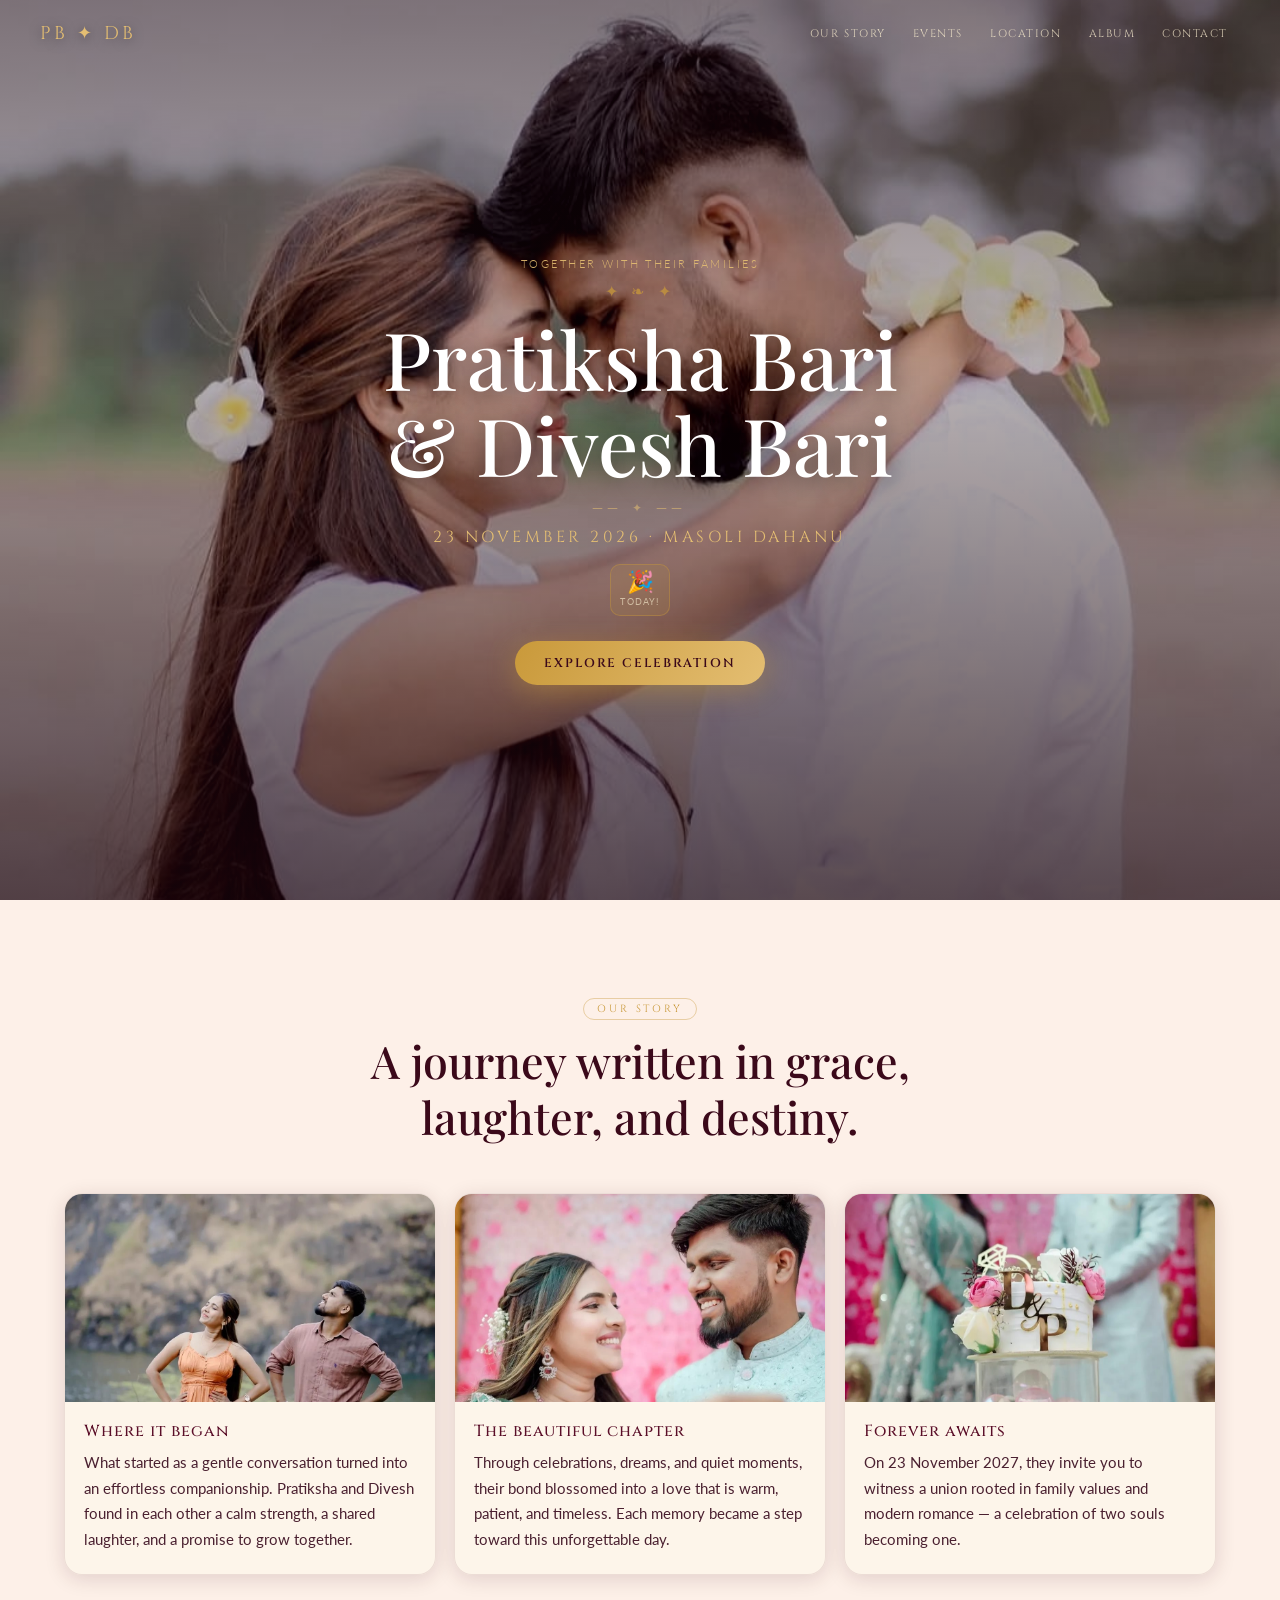
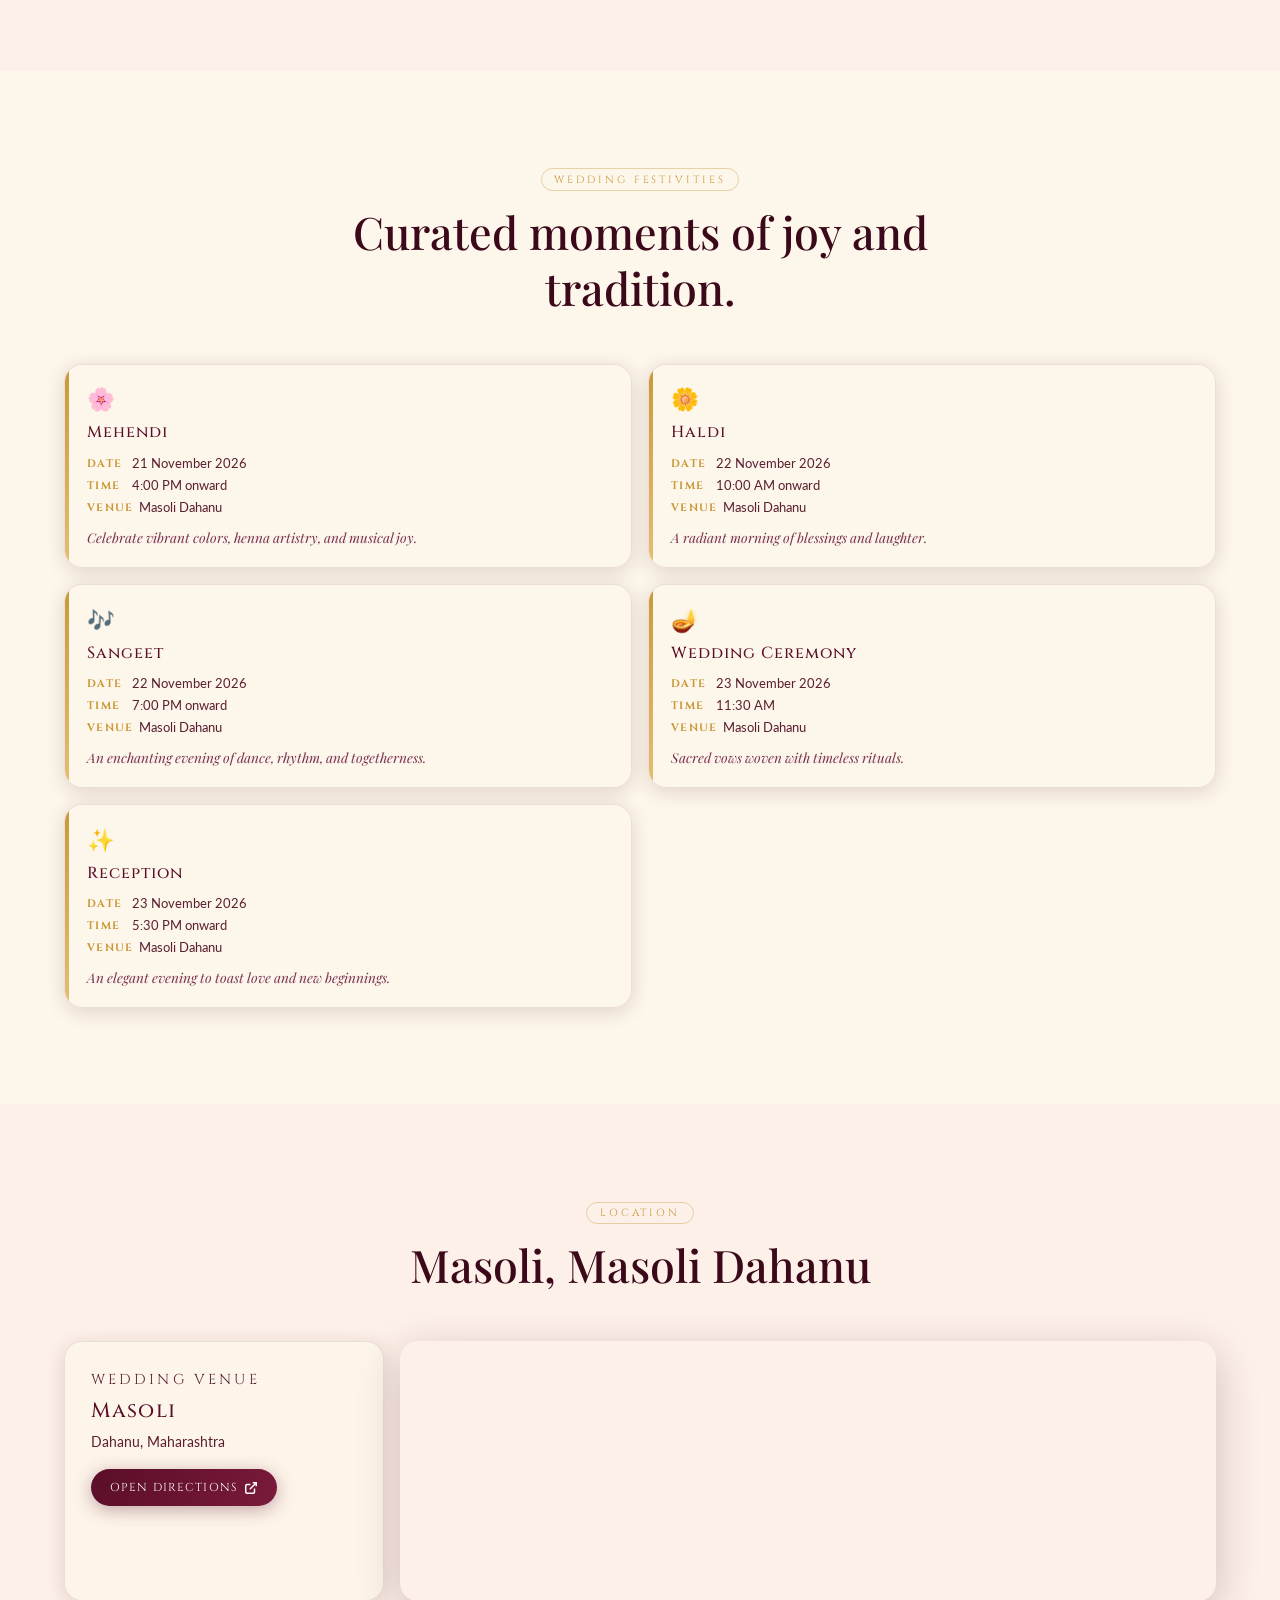
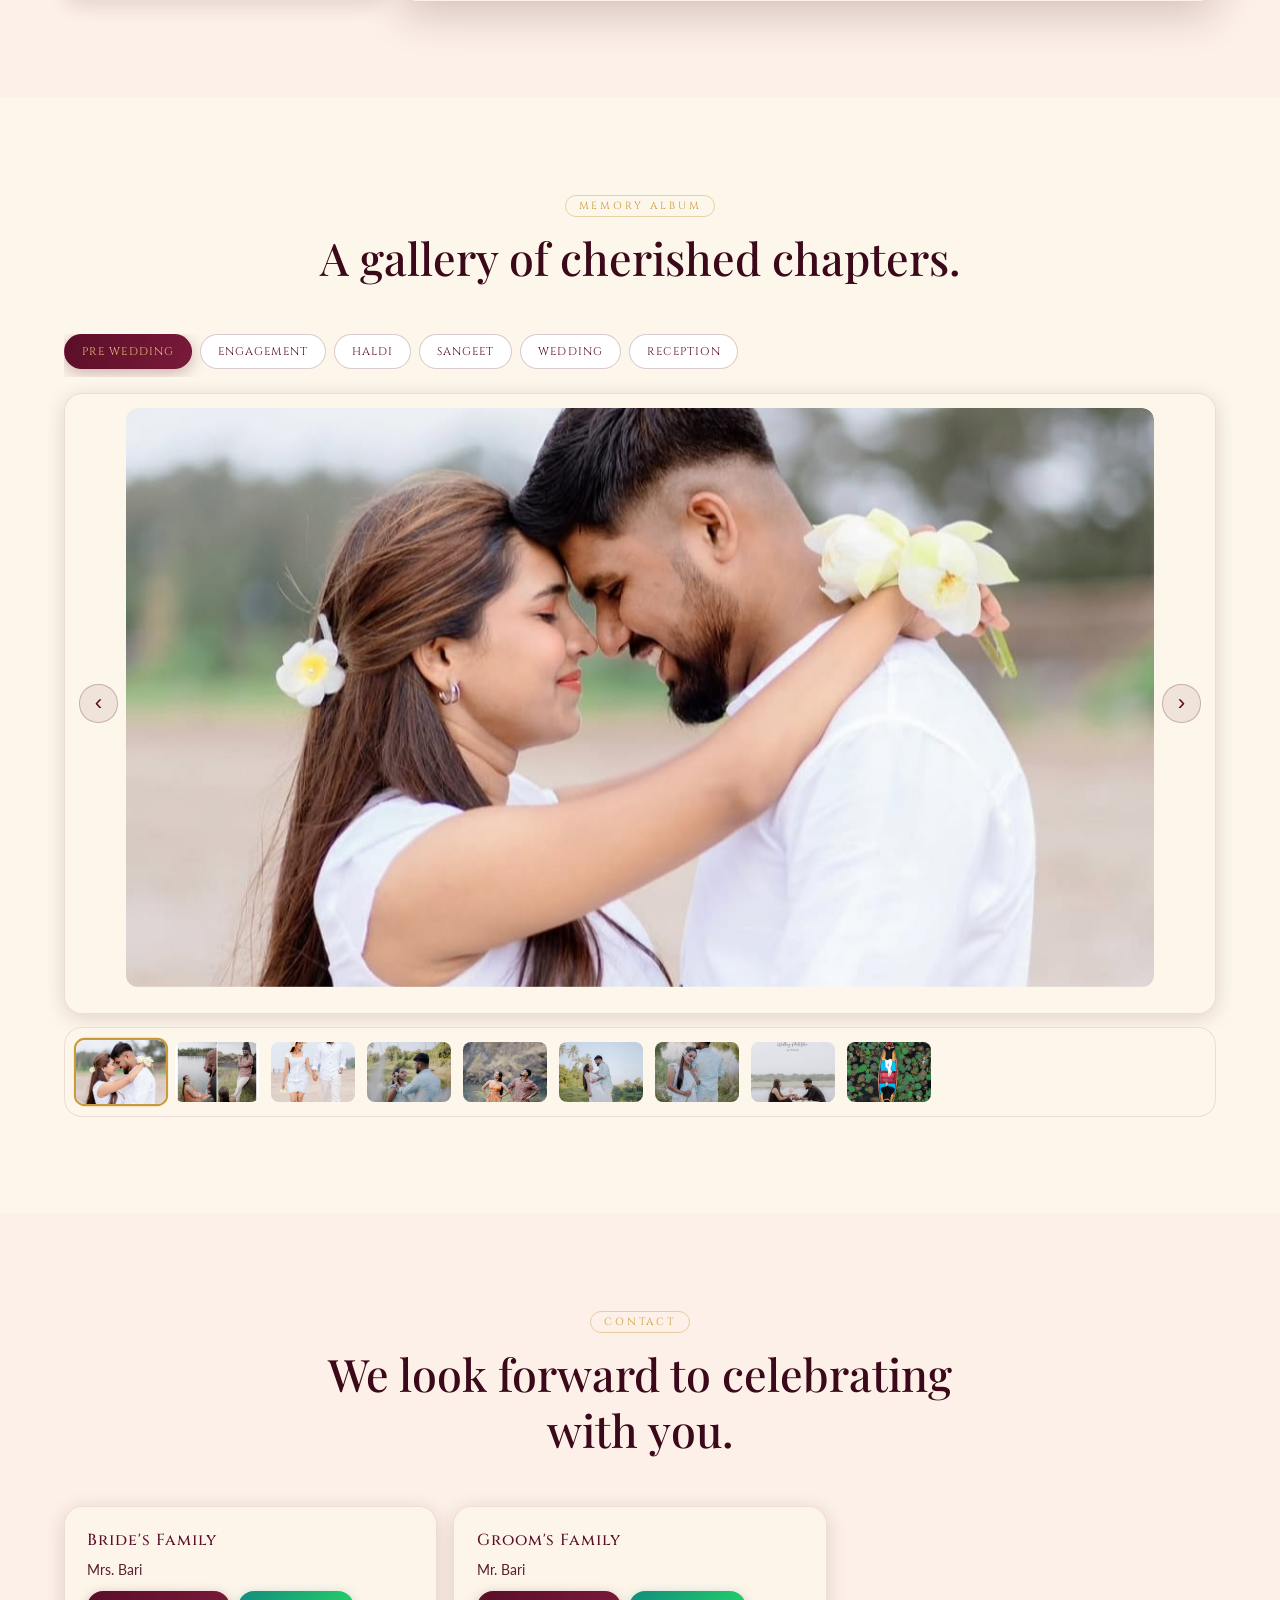
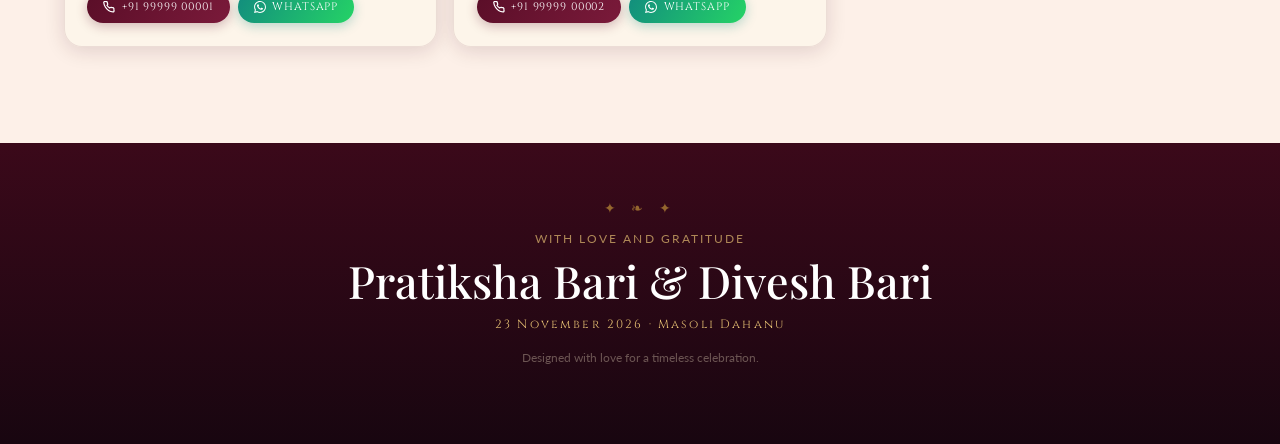
<file: Pratiksha-Divesh/index.html>
<!DOCTYPE html>
<html lang="en">
  <head>
    <meta charset="UTF-8" />
    <meta name="viewport" content="width=device-width, initial-scale=1.0" />
    <meta name="description" content="Wedding invitation — powered by wedding-config.js" />
    <title>Wedding Invitation</title>
    <link rel="preconnect" href="https://fonts.googleapis.com" />
    <link rel="preconnect" href="https://fonts.gstatic.com" crossorigin />
    <link
      href="https://fonts.googleapis.com/css2?family=Playfair+Display:ital,wght@0,400;0,500;0,700;1,400;1,500&family=Cinzel:wght@400;500;600&family=Lato:wght@300;400;700&display=swap"
      rel="stylesheet"
    />
    <link rel="stylesheet" href="styles.css" />
    <!-- Config must load before script.js -->
    <script src="wedding-config.js"></script>
  </head>
  <body>

    <!-- ░░ HERO ░░ -->
    <header class="hero" id="top">
      <div class="petal-layer" aria-hidden="true"></div>
      <div class="hero-slider" id="heroSlider" aria-hidden="true"></div>
      <div class="hero-overlay"></div>

      <nav class="top-nav">
        <a href="#top" class="brand" id="navBrand">PB ✦ DB</a>
        <button class="menu-btn" type="button" aria-expanded="false" aria-controls="mobile-nav" aria-label="Open navigation">
          <span></span><span></span><span></span>
        </button>
        <ul id="mobile-nav" class="nav-links">
          <li><a href="#story">Our Story</a></li>
          <li><a href="#events">Events</a></li>
          <li><a href="#location">Location</a></li>
          <li><a href="#album">Album</a></li>
          <li><a href="#contact">Contact</a></li>
        </ul>
      </nav>

      <div class="hero-content reveal">
        <p class="hero-intro" id="heroTagline"></p>
        <div class="ornament">✦ ❧ ✦</div>
        <h1 id="heroNames"></h1>
        <div class="ornament-thin">── ✦ ──</div>
        <p class="hero-date" id="heroDate"></p>
        <div class="countdown-strip" id="countdown"></div>
        <a class="hero-cta" href="#events">Explore Celebration</a>
      </div>
    </header>

    <main>

      <!-- ░░ STORY ░░ -->
      <section class="section story" id="story">
        <div class="section-heading reveal">
          <p class="eyebrow">Our Story</p>
          <h2>A journey written in grace, laughter, and destiny.</h2>
        </div>
        <div class="story-grid" id="storyGrid"></div>
      </section>

      <!-- ░░ EVENTS ░░ -->
      <section class="section events" id="events">
        <div class="section-heading reveal">
          <p class="eyebrow">Wedding Festivities</p>
          <h2>Curated moments of joy and tradition.</h2>
        </div>
        <div class="event-grid" id="eventGrid"></div>
      </section>

      <!-- ░░ LOCATION ░░ -->
      <section class="section location" id="location">
        <div class="section-heading reveal">
          <p class="eyebrow">Location</p>
          <h2 id="venueHeading"></h2>
        </div>
        <div class="location-wrap reveal">
          <div class="location-card">
            <p class="venue-label">Wedding Venue</p>
            <h3 id="venueName"></h3>
            <p id="venueAddress"></p>
            <a class="map-btn" id="venueMapBtn" href="#" target="_blank" rel="noopener noreferrer">
              <span>Open Directions</span>
              <svg width="14" height="14" viewBox="0 0 24 24" fill="none" stroke="currentColor" stroke-width="2.5"><path d="M18 13v6a2 2 0 0 1-2 2H5a2 2 0 0 1-2-2V8a2 2 0 0 1 2-2h6"/><polyline points="15 3 21 3 21 9"/><line x1="10" y1="14" x2="21" y2="3"/></svg>
            </a>
          </div>
          <div class="map-frame">
            <iframe id="venueEmbed" title="Wedding Venue Map" loading="lazy" referrerpolicy="no-referrer-when-downgrade" src=""></iframe>
          </div>
        </div>
      </section>

      <!-- ░░ ALBUM ░░ -->
      <section class="section album" id="album">
        <div class="section-heading reveal">
          <p class="eyebrow">Memory Album</p>
          <h2>A gallery of cherished chapters.</h2>
        </div>

        <div class="album-tabs reveal" role="tablist" aria-label="Album Categories" id="albumTabs"></div>

        <div class="album-viewer reveal" tabindex="0" aria-live="polite" id="albumViewer">
          <button class="album-nav prev" aria-label="Previous image">‹</button>
          <div class="album-stage">
            <figure class="album-photo" id="albumPhoto">
              <img id="albumImg" src="" alt="" loading="lazy" />
              <figcaption id="albumCaption"></figcaption>
            </figure>
          </div>
          <button class="album-nav next" aria-label="Next image">›</button>
        </div>

        <div class="thumb-row reveal" id="thumbRow" aria-hidden="true"></div>
      </section>

      <!-- ░░ CONTACT ░░ -->
      <section class="section contact" id="contact">
        <div class="section-heading reveal">
          <p class="eyebrow">Contact</p>
          <h2>We look forward to celebrating with you.</h2>
        </div>
        <div class="contact-grid" id="contactGrid"></div>
      </section>

    </main>

    <footer class="footer" id="siteFooter">
      <div class="footer-ornament">✦ ❧ ✦</div>
      <p class="footer-sub">With love and gratitude</p>
      <h2 id="footerNames"></h2>
      <p id="footerDate"></p>
      <small id="footerTagline"></small>
    </footer>

    <script src="script.js" defer></script>
  </body>
</html>
</file>
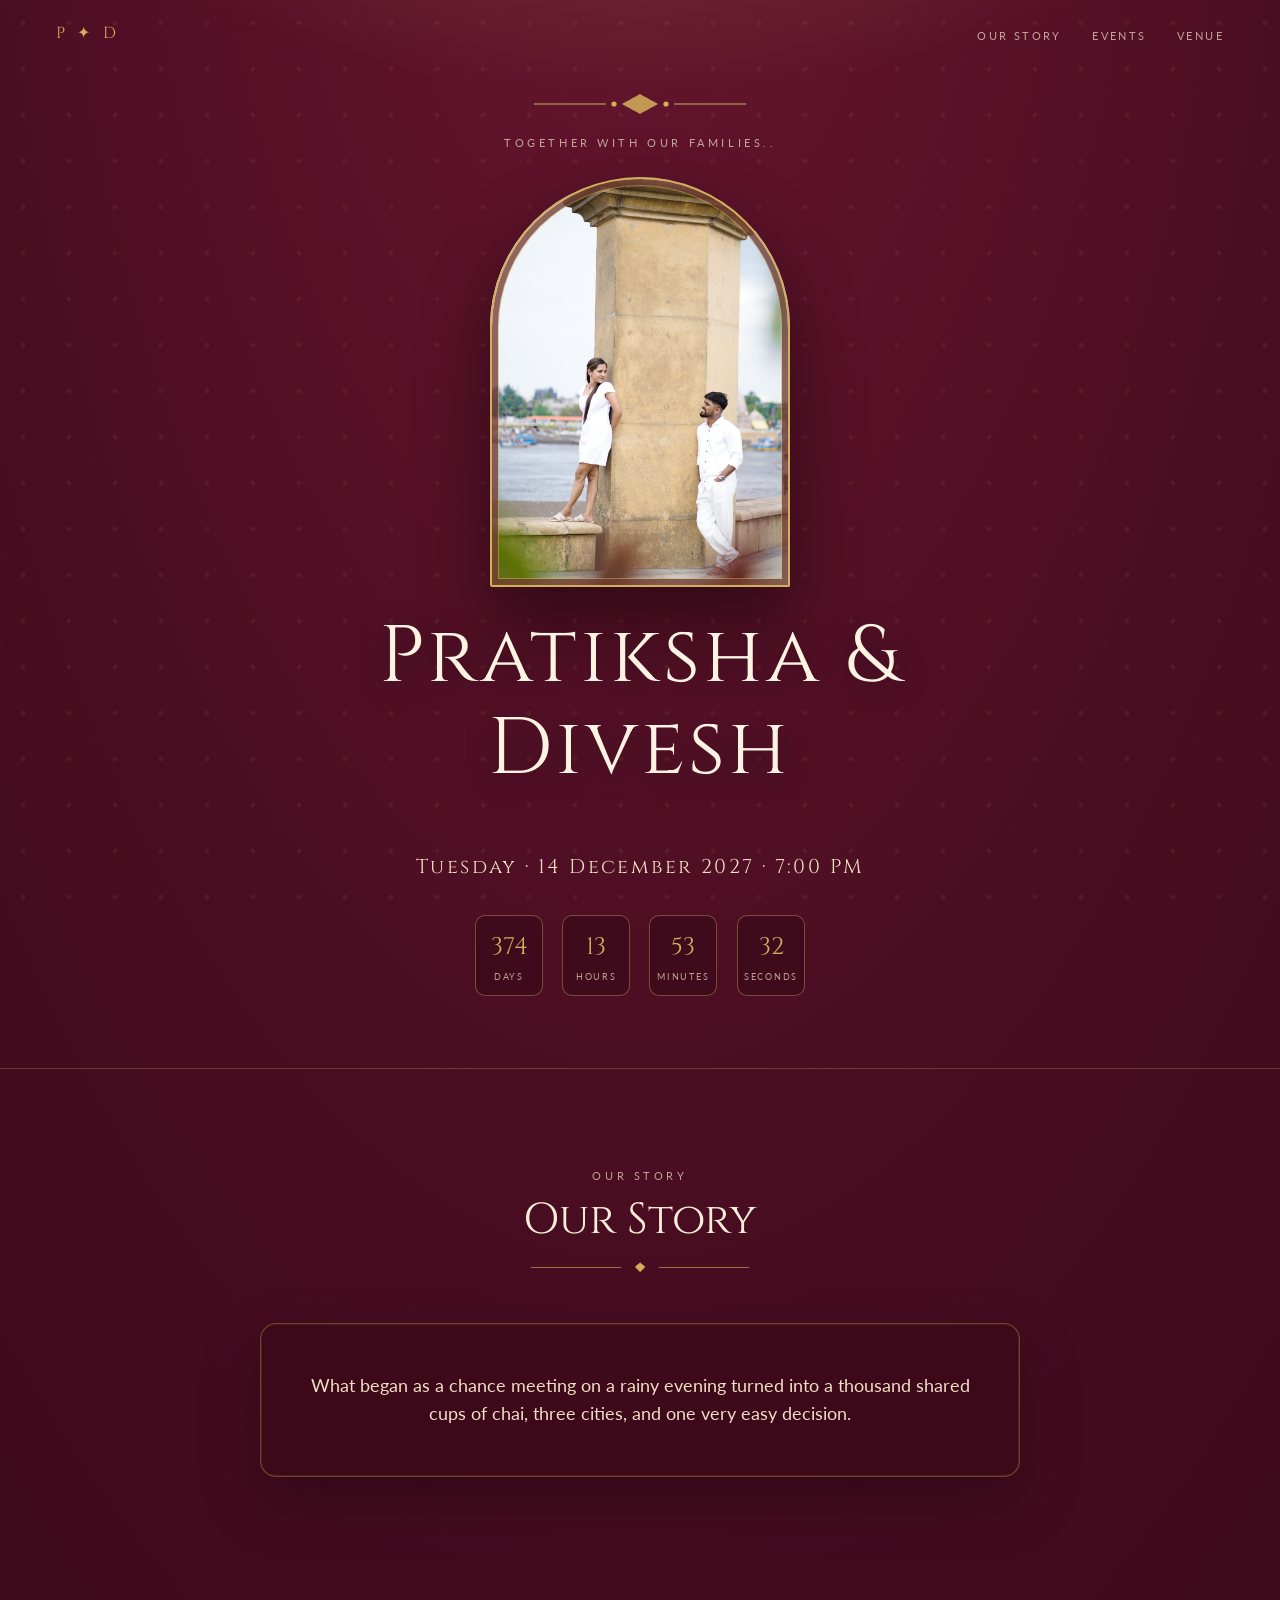
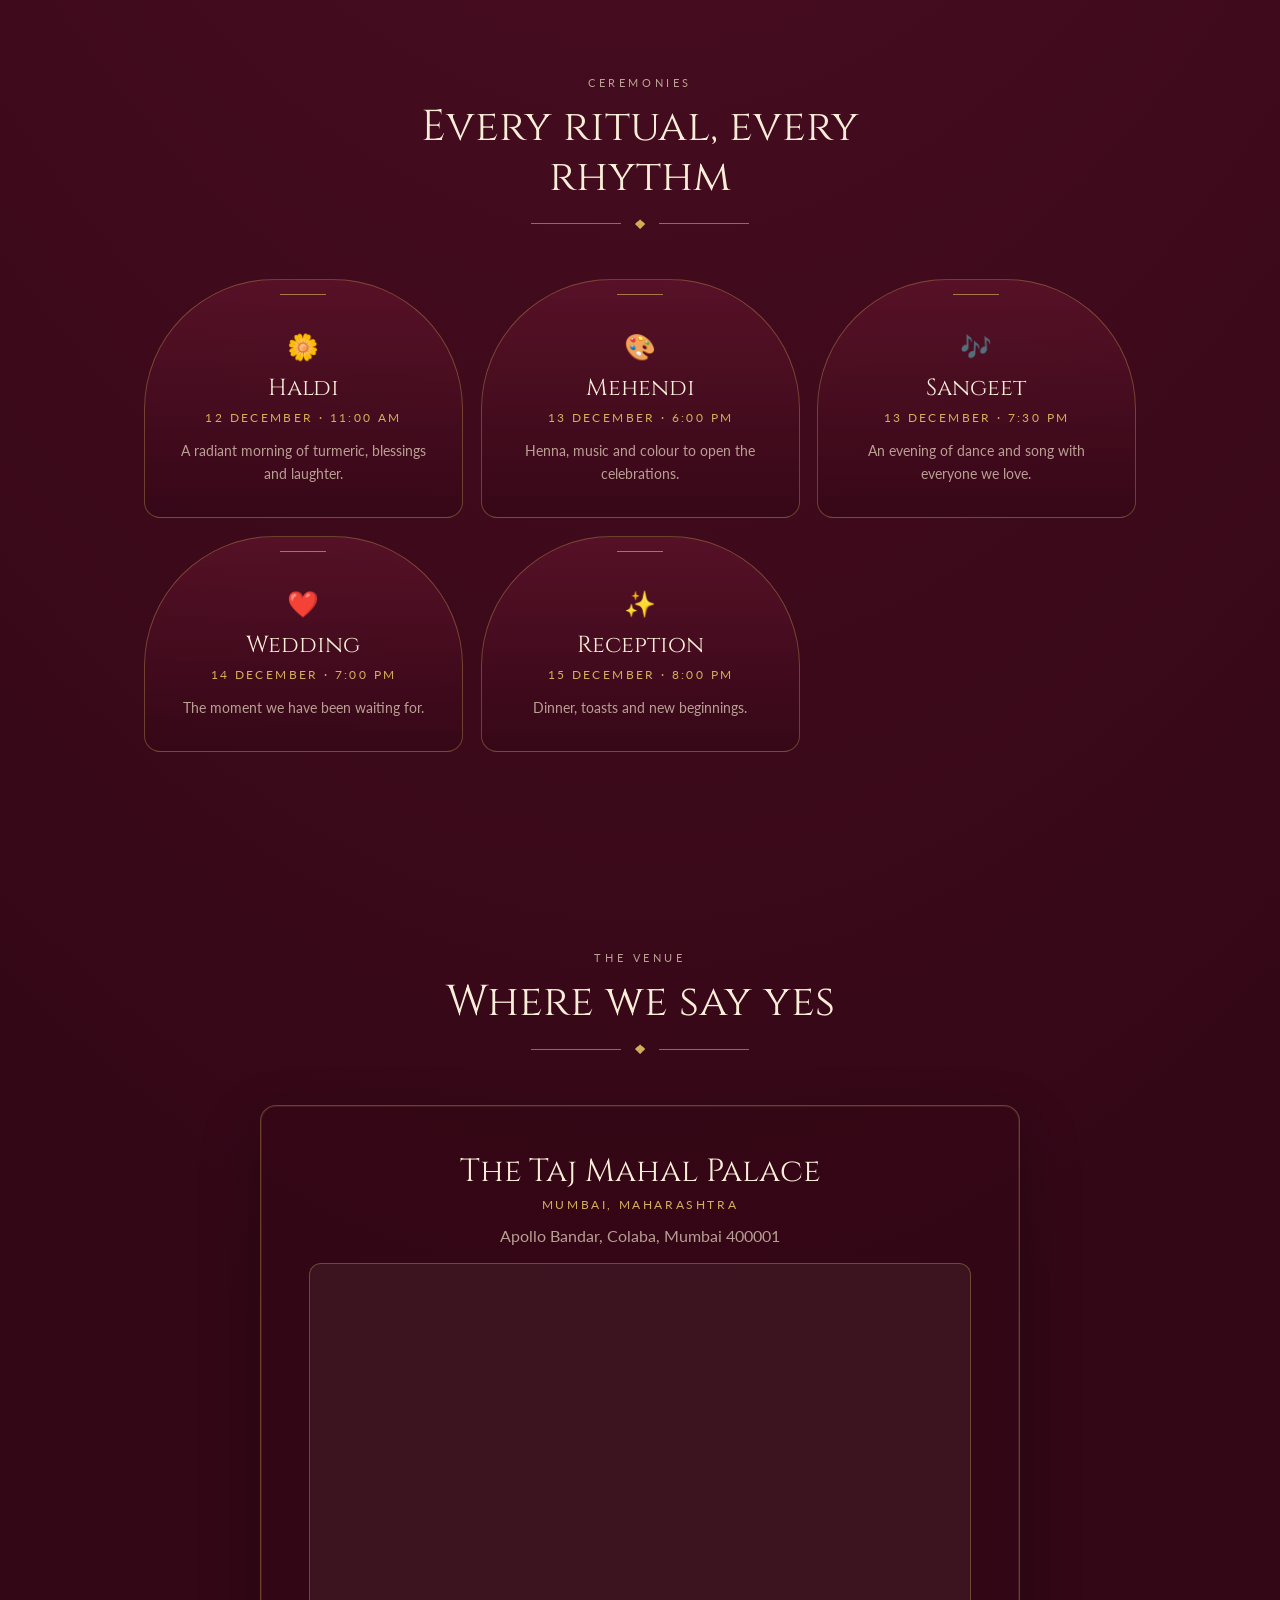
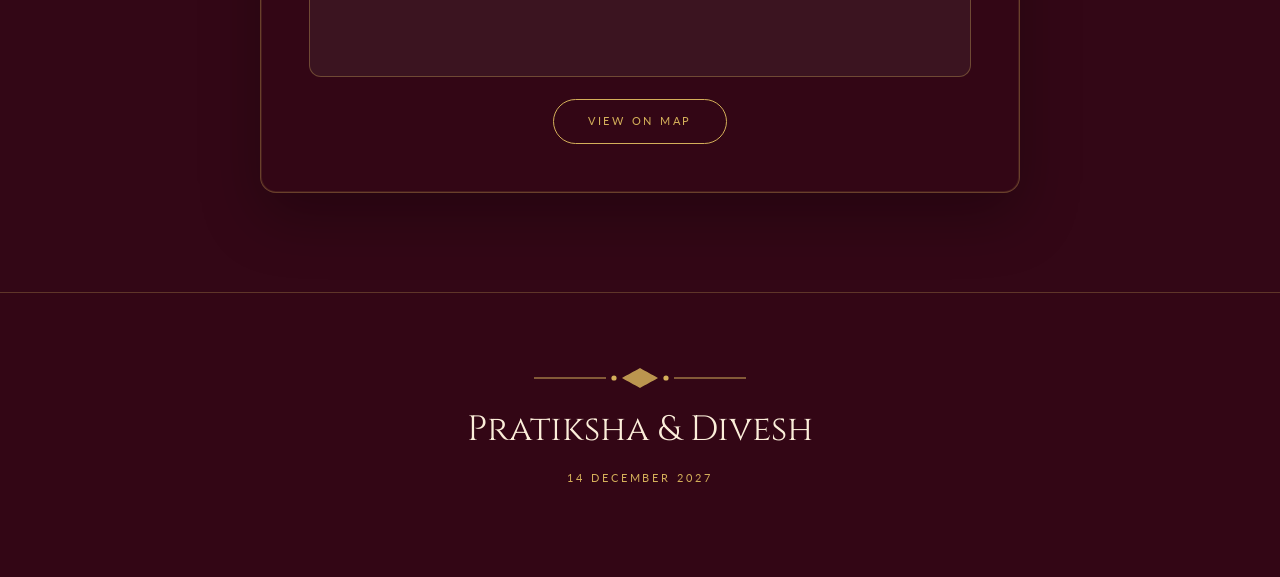
<file: weddings/pratiksha-divesh-2f54br/index.html>
<!doctype html>
<html lang="en">
<head>
<meta charset="utf-8">
<meta name="viewport" content="width=device-width, initial-scale=1, viewport-fit=cover">
<title>Pratiksha &amp; Divesh · Wedding</title>
<meta name="description" content="Pratiksha &amp; Divesh are getting married. 14 December 2027 The Taj Mahal Palace · Mumbai, Maharashtra">
<meta name="tu-build" content="d0a6587f832a6b35">
<meta name="theme-color" content="#d4af5a">
<meta property="og:type" content="website">
<meta property="og:title" content="Pratiksha &amp; Divesh">
<meta property="og:description" content="Pratiksha &amp; Divesh are getting married. 14 December 2027 The Taj Mahal Palace · Mumbai, Maharashtra">
<meta property="og:url" content="https://timelessunion.github.io/weddings/pratiksha-divesh-2f54br/">
<meta property="og:image" content="https://timelessunion.github.io/weddings/pratiksha-divesh-2f54br/assets/media-1.jpg">
<meta name="twitter:card" content="summary_large_image">
<link rel="icon" href="data:image/svg+xml,%3Csvg%20xmlns%3D%22http%3A%2F%2Fwww.w3.org%2F2000%2Fsvg%22%20viewBox%3D%220%200%2032%2032%22%3E%3Crect%20width%3D%2232%22%20height%3D%2232%22%20rx%3D%228%22%20fill%3D%22%23fff%22%2F%3E%3Cpath%20d%3D%22M16%2025c-4.2-3-7-5.6-7-9a4%204%200%200%201%207-2.6A4%204%200%200%201%2023%2016c0%203.4-2.8%206-7%209z%22%20fill%3D%22%23d4af5a%22%2F%3E%3C%2Fsvg%3E">
<link rel="preconnect" href="https://fonts.googleapis.com">
<link rel="preconnect" href="https://fonts.gstatic.com" crossorigin>
<link rel="stylesheet" href="https://fonts.googleapis.com/css2?family=Cinzel:wght@400;500;600&amp;family=Lato:wght@300;400;700&amp;display=swap">
<style>
*, *::before, *::after { box-sizing: border-box; }
html { -webkit-text-size-adjust: 100%; scroll-behavior: smooth; }
@media (prefers-reduced-motion: reduce) { html { scroll-behavior: auto; } }
body { margin: 0; }

.wsite {
  --accent: #b08d57;
  --font-display: Georgia, serif;
  --font-body: system-ui, sans-serif;
  font-family: var(--font-body);
  color: var(--ink, #1d1a17);
  background: var(--bg, #fff);
  overflow-x: hidden;
  line-height: 1.6;
  -webkit-font-smoothing: antialiased;
}
.wsite img { max-width: 100%; display: block; }
.wsite h1, .wsite h2, .wsite h3, .wsite h4 { margin: 0; font-weight: 400; line-height: 1.15; }
.wsite p { margin: 0; }
.wsite ul, .wsite ol { margin: 0; padding: 0; list-style: none; }
.wsite a { color: inherit; }
.wsite button { font: inherit; color: inherit; }
.wsite :focus-visible { outline: 2px solid var(--accent); outline-offset: 3px; }

/* ── Scroll reveal ─────────────────────────────────────────── */
.wsite [data-reveal] {
  opacity: 0;
  transform: translateY(22px);
  transition: opacity .9s cubic-bezier(.2,.7,.3,1), transform .9s cubic-bezier(.2,.7,.3,1);
  will-change: opacity, transform;
}
.wsite [data-reveal].is-visible { opacity: 1; transform: none; }
.wsite.is-static [data-reveal] { opacity: 1; transform: none; }
@media (prefers-reduced-motion: reduce) {
  .wsite [data-reveal] { opacity: 1; transform: none; transition: none; }
}

/* ── Gallery lightbox (injected by the runtime) ─────────────── */
.w-lightbox {
  position: fixed; inset: 0; z-index: 999;
  background: rgba(12,9,10,.94);
  display: flex; align-items: center; justify-content: center;
  padding: 3.2rem 1rem;
  opacity: 0; pointer-events: none; transition: opacity .28s ease;
}
.w-lightbox.is-open { opacity: 1; pointer-events: auto; }
.w-lightbox img {
  max-width: min(100%, 1100px); max-height: 100%;
  object-fit: contain; border-radius: 4px;
  box-shadow: 0 30px 80px rgba(0,0,0,.5);
}
.w-lightbox button {
  position: absolute; background: rgba(255,255,255,.1);
  border: 1px solid rgba(255,255,255,.28); color: #fff;
  width: 46px; height: 46px; border-radius: 50%;
  cursor: pointer; font-size: 1.3rem; line-height: 1;
  display: flex; align-items: center; justify-content: center;
  backdrop-filter: blur(6px); transition: background .2s ease;
}
.w-lightbox button:hover { background: rgba(255,255,255,.22); }
.w-lightbox .w-lb-close { top: 1rem; right: 1rem; }
.w-lightbox .w-lb-prev { left: 1rem; }
.w-lightbox .w-lb-next { right: 1rem; }
@media (max-width: 640px) {
  .w-lightbox { padding: 4.5rem .6rem; }
  .w-lightbox .w-lb-prev { left: .5rem; }
  .w-lightbox .w-lb-next { right: .5rem; }
}

/* ── Music button ──────────────────────────────────────────── */
.w-music {
  position: fixed; right: 1rem; bottom: 1rem; z-index: 60;
  display: inline-flex; align-items: center; gap: .55rem;
  padding: .7rem 1.05rem; border-radius: 999px;
  border: 1px solid var(--accent);
  background: var(--music-bg, rgba(255,255,255,.9));
  color: var(--music-fg, inherit);
  cursor: pointer; letter-spacing: .06em;
  font-size: .74rem; text-transform: uppercase;
  box-shadow: 0 10px 30px rgba(0,0,0,.18);
  backdrop-filter: blur(10px);
  transition: transform .2s ease;
}
.w-music:hover { transform: translateY(-2px); }
.w-music .w-music-bars { display: inline-flex; align-items: flex-end; gap: 2px; height: 12px; }
.w-music .w-music-bars i { width: 2px; height: 4px; background: currentColor; display: block; }
.w-music.is-playing .w-music-bars i { animation: w-eq .9s ease-in-out infinite; }
.w-music.is-playing .w-music-bars i:nth-child(2) { animation-delay: .15s; }
.w-music.is-playing .w-music-bars i:nth-child(3) { animation-delay: .3s; }
@keyframes w-eq { 0%,100% { height: 4px; } 50% { height: 12px; } }
@media (max-width: 640px) { .w-music { right: .7rem; bottom: .7rem; padding: .6rem .9rem; } }

/* Shared visually-hidden helper */
.w-sr { position: absolute; width: 1px; height: 1px; overflow: hidden; clip: rect(0 0 0 0); white-space: nowrap; }

/* ── Swipeable gallery ─────────────────────────────────────── */
.wsite .w-gallery { position: relative; }
.wsite .w-gal-track {
  display: flex;
  gap: var(--gal-gap, 12px);
  overflow-x: auto;
  scroll-snap-type: x mandatory;
  -webkit-overflow-scrolling: touch;
  scroll-behavior: smooth;
  scrollbar-width: none;
  padding: 2px var(--gal-edge, 0px) 2px;
  scroll-padding-left: var(--gal-edge, 0px);
}
.wsite .w-gal-track::-webkit-scrollbar { display: none; }
@media (prefers-reduced-motion: reduce) { .wsite .w-gal-track { scroll-behavior: auto; } }

.wsite .w-gal-slide {
  flex: 0 0 var(--gal-slide, 78%);
  scroll-snap-align: center;
  border: 0; padding: 0; margin: 0;
  background: none; cursor: zoom-in;
  overflow: hidden;
  border-radius: var(--gal-radius, 4px);
  display: block;
}
.wsite .w-gal-slide img {
  width: 100%;
  aspect-ratio: var(--gal-ratio, 4 / 5);
  object-fit: cover;
  transition: transform .8s cubic-bezier(.2,.7,.3,1);
}
.wsite .w-gal-slide:hover img { transform: scale(1.04); }

.wsite .w-gal-nav {
  position: absolute; top: calc(50% - 1.2rem);
  transform: translateY(-50%);
  z-index: 3;
  width: 42px; height: 42px; border-radius: 50%;
  display: none; align-items: center; justify-content: center;
  cursor: pointer; font-size: 1.5rem; line-height: 1;
  border: 1px solid var(--accent);
  background: var(--gal-nav-bg, rgba(255,255,255,.92));
  color: var(--gal-nav-fg, var(--accent-ink));
  box-shadow: 0 8px 24px rgba(0,0,0,.16);
  transition: transform .2s ease, background .2s ease;
}
.wsite .w-gal-nav:hover { transform: translateY(-50%) scale(1.06); }
.wsite .w-gal-prev { left: -14px; }
.wsite .w-gal-next { right: -14px; }
.wsite .w-gal-nav span { display: block; margin-top: -3px; }

.wsite .w-gal-hint {
  margin-top: .9rem; text-align: center;
  font-size: .64rem; letter-spacing: .22em;
  text-transform: uppercase;
  color: var(--muted);
}

@media (min-width: 700px) {
  .wsite .w-gallery { --gal-slide: 32%; }
  .wsite .w-gal-nav { display: flex; }
  .wsite .w-gal-hint { display: none; }
}
@media (min-width: 1100px) {
  .wsite .w-gallery { --gal-slide: 24%; }
}

/* ── Venue map ─────────────────────────────────────────────── */
.wsite .w-map {
  width: 100%;
  aspect-ratio: 16 / 10;
  overflow: hidden;
  border-radius: var(--map-radius, 10px);
  border: 1px solid var(--map-border, var(--line, rgba(0,0,0,.12)));
  background: rgba(127,127,127,.12);
}
.wsite .w-map iframe {
  width: 100%; height: 100%;
  border: 0; display: block;
}


.tpl-royal {
  --bg: #4a0d22;
  --bg-deep: #330716;
  --ink: #f6e7cf;
  --muted: rgba(246,231,207,.68);
  --gold: var(--accent);
  --gold-ink: var(--accent-ink);
  --music-bg: rgba(51,7,22,.9);
  --music-fg: var(--accent-ink);
  background:
    radial-gradient(120% 90% at 50% -10%, #6a1730 0%, #4a0d22 45%, #330716 100%);
  color: var(--ink);
  font-family: var(--font-body);
}
.tpl-royal::before {
  content: ""; position: fixed; inset: 0; pointer-events: none; z-index: 0;
  background-image:
    radial-gradient(circle at 50% 50%, rgba(212,175,90,.14) 0 2px, transparent 3px),
    radial-gradient(circle at 0 0, rgba(212,175,90,.08) 0 1.5px, transparent 2.5px);
  background-size: 46px 46px, 92px 92px;
  opacity: .55;
}
.tpl-royal > * { position: relative; z-index: 1; }

.tpl-royal .ry-ornament { width: min(220px, 60vw); height: auto; color: var(--gold); }

/* ── Hero ───────────────────────────────────────────────── */
.tpl-royal .ry-hero {
  min-height: 100svh;
  display: flex; flex-direction: column;
  position: relative; overflow: hidden;
  border-bottom: 1px solid rgba(212,175,90,.28);
}
.tpl-royal .ry-hero-glow {
  position: absolute; inset: -20% -10% auto; height: 70%;
  background: radial-gradient(60% 60% at 50% 0%, rgba(212,175,90,.22), transparent 70%);
  pointer-events: none;
}
.tpl-royal .ry-topbar {
  position: relative;
  z-index: 5;
  display: flex; align-items: center; justify-content: space-between;
  padding: 1.3rem clamp(1.1rem, 5vw, 3.5rem);
}
.tpl-royal .ry-brand {
  font-family: var(--font-display);
  letter-spacing: .26em; font-size: 1rem;
  color: var(--gold-ink); text-decoration: none;
}
.tpl-royal .ry-nav ul { display: flex; gap: 1.9rem; }
.tpl-royal .ry-nav a {
  text-decoration: none; font-size: .68rem;
  letter-spacing: .22em; text-transform: uppercase;
  color: var(--muted); transition: color .25s ease;
}
.tpl-royal .ry-nav a:hover { color: var(--gold-ink); }
.tpl-royal .w-nav-toggle { display: none; }

.tpl-royal .ry-hero-inner {
  position: relative; z-index: 2;
  flex: 1;
  display: flex; flex-direction: column; align-items: center; justify-content: center;
  text-align: center; gap: 1.1rem;
  padding: 1.5rem clamp(1.1rem, 5vw, 3rem) clamp(3rem, 8vh, 5rem);
}
.tpl-royal .ry-eyebrow {
  font-size: .66rem; letter-spacing: .34em;
  text-transform: uppercase; color: var(--muted);
}

/* Arched portrait */
.tpl-royal .ry-arch {
  position: relative;
  width: min(300px, 62vw);
  aspect-ratio: 3 / 4.1;
  border-radius: 999px 999px 14px 14px;
  overflow: hidden;
  margin: .5rem 0 .4rem;
  box-shadow: 0 30px 70px rgba(0,0,0,.45);
}
.tpl-royal .ry-arch img { width: 100%; height: 100%; object-fit: cover; }
.tpl-royal .ry-arch-frame {
  position: absolute; inset: 0;
  border: 2px solid var(--gold);
  border-radius: inherit;
  box-shadow: inset 0 0 0 6px rgba(74,13,34,.55), inset 0 0 0 7px rgba(212,175,90,.5);
}
/* Without a photograph the arch shrinks to a monogram medallion, so an
   empty hero never pushes the names below the fold. */
.tpl-royal .ry-arch-empty {
  display: grid; place-items: center;
  width: min(150px, 34vw); aspect-ratio: 3 / 3.6;
  background: linear-gradient(160deg, rgba(212,175,90,.16), rgba(51,7,22,.7));
}
.tpl-royal .ry-arch-monogram {
  font-family: var(--font-display);
  font-size: 2.4rem; letter-spacing: .18em; color: var(--gold-ink);
}

.tpl-royal .ry-names {
  font-family: var(--font-display);
  font-size: clamp(2.4rem, 9vw, 5rem);
  letter-spacing: .04em;
  color: #fdf3e2;
  text-shadow: 0 4px 30px rgba(0,0,0,.4);
  max-width: 15ch; overflow-wrap: break-word;
}
.tpl-royal .ry-divider {
  display: flex; align-items: center; gap: .8rem;
  color: var(--gold-ink); font-size: .8rem;
}
.tpl-royal .ry-divider span { display: block; width: clamp(40px, 12vw, 90px); height: 1px; background: currentColor; opacity: .6; }
.tpl-royal .ry-date {
  font-family: var(--font-display);
  font-size: clamp(.95rem, 3vw, 1.25rem);
  letter-spacing: .12em; color: #f4e2c2;
}

.tpl-royal .ry-countdown {
  display: flex; gap: clamp(.6rem, 3vw, 1.2rem); margin-top: .9rem; flex-wrap: wrap; justify-content: center;
}
.tpl-royal .ry-cd-unit {
  min-width: 68px; padding: .75rem .4rem;
  border: 1px solid rgba(212,175,90,.4);
  border-radius: 10px;
  background: rgba(51,7,22,.5);
  display: grid; gap: .2rem;
}
.tpl-royal .ry-cd-value {
  font-family: var(--font-display); font-size: 1.5rem;
  color: var(--gold-ink); font-variant-numeric: tabular-nums;
}
.tpl-royal .ry-cd-label { font-size: .54rem; letter-spacing: .2em; text-transform: uppercase; color: var(--muted); }
.tpl-royal .ry-cd-message { font-family: var(--font-display); font-size: 1.2rem; color: var(--gold-ink); }

/* ── Sections ───────────────────────────────────────────── */
.tpl-royal .ry-section {
  padding: clamp(3.6rem, 11vh, 7rem) clamp(1.1rem, 6vw, 4rem);
  max-width: 1120px; margin: 0 auto;
}
.tpl-royal .ry-head { display: grid; justify-items: center; gap: .7rem; text-align: center; margin-bottom: clamp(2rem, 5vh, 3.2rem); }
.tpl-royal .ry-head h2 {
  font-family: var(--font-display);
  font-size: clamp(1.6rem, 5vw, 2.7rem);
  color: #fbeed9; max-width: 20ch;
}

.tpl-royal .ry-panel {
  border: 1px solid rgba(212,175,90,.34);
  border-radius: 16px;
  background: rgba(51,7,22,.45);
  padding: clamp(1.6rem, 5vw, 3rem);
  max-width: 760px; margin: 0 auto;
  text-align: center;
  box-shadow: inset 0 0 0 1px rgba(212,175,90,.12), 0 24px 60px rgba(0,0,0,.28);
}
.tpl-royal .ry-story-text { color: #f0dfc4; font-size: clamp(1rem, 2.6vw, 1.1rem); white-space: pre-line; }
.tpl-royal .ry-milestones { margin-top: 1.8rem; display: grid; gap: 1.2rem; text-align: left; }
.tpl-royal .ry-milestones h3 { font-family: var(--font-display); color: var(--gold-ink); font-size: 1.15rem; }
.tpl-royal .ry-milestones p { color: var(--muted); }

/* Ceremony cards */
.tpl-royal .ry-event-grid {
  display: grid; gap: 1.1rem;
  grid-template-columns: repeat(auto-fit, minmax(255px, 1fr));
}
.tpl-royal .ry-event {
  position: relative;
  border: 1px solid rgba(212,175,90,.34);
  border-radius: 130px 130px 16px 16px;
  background: linear-gradient(180deg, rgba(106,23,48,.55), rgba(51,7,22,.62));
  padding: 2.9rem 1.5rem 2rem;
  text-align: center;
  transition: transform .4s cubic-bezier(.2,.7,.3,1), border-color .4s ease;
}
.tpl-royal .ry-event:hover { transform: translateY(-6px); border-color: var(--gold-ink); }
.tpl-royal .ry-event-crown {
  position: absolute; top: 14px; left: 50%; transform: translateX(-50%);
  width: 46px; height: 1px; background: var(--gold); opacity: .65;
}
.tpl-royal .ry-event-emoji { font-size: 1.6rem; margin-bottom: .5rem; }
.tpl-royal .ry-event h3 {
  font-family: var(--font-display); font-size: 1.45rem; color: #fbeed9;
}
.tpl-royal .ry-event-when {
  margin-top: .45rem; color: var(--gold-ink);
  font-size: .74rem; letter-spacing: .2em; text-transform: uppercase;
}
.tpl-royal .ry-event-venue { margin-top: .7rem; color: #f0dfc4; }
.tpl-royal .ry-event-address { font-size: .84rem; color: var(--muted); }
.tpl-royal .ry-event-desc { margin-top: .7rem; font-size: .9rem; color: var(--muted); }

/* Gallery */
.tpl-royal .w-gallery {
  --gal-slide: 70%;
  --gal-ratio: 3 / 4;
  --gal-radius: 110px 110px 10px 10px;
  --gal-gap: 12px;
  --gal-nav-bg: #4a0d22;
  --gal-nav-fg: var(--gold-ink);
}
.tpl-royal .w-gal-slide { border: 1px solid rgba(212,175,90,.35); }
@media (min-width: 700px) { .tpl-royal .w-gallery { --gal-slide: 30%; } }

/* Venue map */
.tpl-royal .w-map { --map-radius: 12px; --map-border: rgba(212,175,90,.34); margin-top: .9rem; }


/* Venue + RSVP */
.tpl-royal .ry-venue h3, .tpl-royal .ry-rsvp h3 { font-family: var(--font-display); font-size: clamp(1.4rem, 4vw, 2rem); color: #fbeed9; }
.tpl-royal .ry-venue-city { margin-top: .35rem; font-size: .74rem; letter-spacing: .22em; text-transform: uppercase; color: var(--gold-ink); }
.tpl-royal .ry-venue-address { margin-top: .5rem; color: var(--muted); }
.tpl-royal .ry-rsvp p { color: #f0dfc4; }
.tpl-royal .ry-btn {
  display: inline-block; margin-top: 1.4rem; text-decoration: none;
  border: 1px solid var(--gold); color: var(--gold-ink);
  padding: .8rem 2.1rem; border-radius: 999px;
  font-size: .66rem; letter-spacing: .26em; text-transform: uppercase;
  transition: background .3s ease, color .3s ease;
}
.tpl-royal .ry-btn:hover { background: var(--gold); color: #330716; }
.tpl-royal .ry-btn-solid { background: var(--gold); color: #330716; }

/* Family */
.tpl-royal .ry-family {
  display: flex; align-items: center; justify-content: center;
  gap: clamp(1rem, 5vw, 3rem); flex-wrap: wrap;
}
.tpl-royal .ry-family-card {
  text-align: center; min-width: 220px;
  border: 1px solid rgba(212,175,90,.3);
  border-radius: 14px; padding: 1.8rem 1.6rem;
  background: rgba(51,7,22,.4);
}
.tpl-royal .ry-family-card h3 { font-family: var(--font-display); color: var(--gold-ink); font-size: 1.3rem; margin-bottom: .6rem; }
.tpl-royal .ry-family-card p { color: #f0dfc4; }
.tpl-royal .ry-family-sep { color: var(--gold-ink); font-size: 1.1rem; }

/* Footer */
.tpl-royal .ry-footer {
  text-align: center; display: grid; justify-items: center; gap: .7rem;
  padding: clamp(3rem, 8vh, 4.5rem) 1.5rem clamp(4.5rem, 10vh, 6rem);
  border-top: 1px solid rgba(212,175,90,.28);
  background: rgba(51,7,22,.55);
}
.tpl-royal .ry-footer-names { font-family: var(--font-display); font-size: clamp(1.5rem, 5vw, 2.2rem); color: #fbeed9; }
.tpl-royal .ry-footer-date { font-size: .7rem; letter-spacing: .26em; text-transform: uppercase; color: var(--gold-ink); }

/* ── Mobile ─────────────────────────────────────────────── */
@media (max-width: 780px) {
  .tpl-royal .ry-topbar { position: relative; z-index: 5; }
  .tpl-royal .w-nav-toggle {
    display: flex; flex-direction: column; justify-content: center; gap: 4px;
    width: 40px; height: 40px; padding: 0 9px;
    background: rgba(212,175,90,.1); border: 1px solid rgba(212,175,90,.4);
    border-radius: 10px; cursor: pointer;
  }
  .tpl-royal .w-nav-toggle span { display: block; height: 1px; background: var(--gold); }
  .tpl-royal .ry-nav {
    position: absolute; top: 100%; right: clamp(1.1rem, 5vw, 3.5rem);
    background: #3d0a1c; border: 1px solid rgba(212,175,90,.35);
    border-radius: 12px; padding: .5rem 0; min-width: 190px;
    box-shadow: 0 22px 50px rgba(0,0,0,.5);
    opacity: 0; visibility: hidden; transform: translateY(-6px);
    transition: opacity .22s ease, transform .22s ease, visibility .22s;
  }
  .tpl-royal .ry-nav.is-open { opacity: 1; visibility: visible; transform: none; }
  .tpl-royal .ry-nav ul { flex-direction: column; gap: 0; }
  .tpl-royal .ry-nav a { display: block; padding: .75rem 1.3rem; }
  .tpl-royal .ry-cd-unit { min-width: 60px; }
}

.wsite {
      --accent: #d4af5a;
      --accent-ink: #d4af5a;
      --font-display: "Cinzel", Georgia, serif;
      --font-body: "Lato", "Helvetica Neue", sans-serif;
    }</style>
</head>
<body>
<link rel="preload" as="image" href="assets/media-1.jpg"/><div class="wsite tpl-royal"><header class="ry-hero" id="top"><div class="ry-hero-glow" aria-hidden="true"></div><div class="ry-topbar"><a class="ry-brand" href="#top">P ✦ D</a><button type="button" class="w-nav-toggle" data-nav-toggle="" aria-expanded="false" aria-label="Menu"><span></span><span></span><span></span></button><nav class="ry-nav" data-nav=""><ul><li><a href="#story">Our Story</a></li><li><a href="#events">Events</a></li><li><a href="#venue">Venue</a></li></ul></nav></div><div class="ry-hero-inner"><svg class="ry-ornament" viewBox="0 0 220 26" aria-hidden="true"><path d="M4 13h72" stroke="currentColor" stroke-width="1" fill="none"></path><path d="M144 13h72" stroke="currentColor" stroke-width="1" fill="none"></path><path d="M110 3c7 4 11 6 18 10-7 4-11 6-18 10-7-4-11-6-18-10 7-4 11-6 18-10z" fill="currentColor" opacity=".85"></path><circle cx="84" cy="13" r="2.6" fill="currentColor"></circle><circle cx="136" cy="13" r="2.6" fill="currentColor"></circle></svg><p class="ry-eyebrow" data-reveal="">Together with our families..</p><div class="ry-arch" data-reveal=""><img src="assets/media-1.jpg" alt="Pratiksha &amp; Divesh"/><span class="ry-arch-frame" aria-hidden="true"></span></div><h1 class="ry-names" data-reveal="">Pratiksha &amp; Divesh</h1><div class="ry-divider" data-reveal="" aria-hidden="true"><span></span><b>❖</b><span></span></div><p class="ry-date" data-reveal="">Tuesday · 14 December 2027 · 7:00 PM</p><div class="ry-countdown" data-reveal="" data-countdown="" data-date="2027-12-14" data-time="19:00"><div class="ry-cd-unit"><span class="ry-cd-value" data-unit="days">448</span><span class="ry-cd-label">Days</span></div><div class="ry-cd-unit"><span class="ry-cd-value" data-unit="hours">13</span><span class="ry-cd-label">Hours</span></div><div class="ry-cd-unit"><span class="ry-cd-value" data-unit="minutes">45</span><span class="ry-cd-label">Minutes</span></div><div class="ry-cd-unit"><span class="ry-cd-value" data-unit="seconds">34</span><span class="ry-cd-label">Seconds</span></div></div></div></header><main><section class="ry-section" id="story"><div class="ry-head" data-reveal=""><p class="ry-eyebrow">Our Story</p><h2>Our Story</h2><div class="ry-divider" aria-hidden="true"><span></span><b>❖</b><span></span></div></div><div class="ry-panel" data-reveal=""><p class="ry-story-text">What began as a chance meeting on a rainy evening turned into a thousand shared cups of chai, three cities, and one very easy decision.</p></div></section><section class="ry-section" id="events"><div class="ry-head" data-reveal=""><p class="ry-eyebrow">Ceremonies</p><h2>Every ritual, every rhythm</h2><div class="ry-divider" aria-hidden="true"><span></span><b>❖</b><span></span></div></div><div class="ry-event-grid"><article class="ry-event" data-reveal=""><div class="ry-event-crown" aria-hidden="true"></div><div class="ry-event-emoji">🌼</div><h3>Haldi</h3><p class="ry-event-when">12 December · 11:00 AM</p><p class="ry-event-desc">A radiant morning of turmeric, blessings and laughter.</p></article><article class="ry-event" data-reveal=""><div class="ry-event-crown" aria-hidden="true"></div><div class="ry-event-emoji">🎨</div><h3>Mehendi</h3><p class="ry-event-when">13 December · 6:00 PM</p><p class="ry-event-desc">Henna, music and colour to open the celebrations.</p></article><article class="ry-event" data-reveal=""><div class="ry-event-crown" aria-hidden="true"></div><div class="ry-event-emoji">🎶</div><h3>Sangeet</h3><p class="ry-event-when">13 December · 7:30 PM</p><p class="ry-event-desc">An evening of dance and song with everyone we love.</p></article><article class="ry-event" data-reveal=""><div class="ry-event-crown" aria-hidden="true"></div><div class="ry-event-emoji">❤️</div><h3>Wedding</h3><p class="ry-event-when">14 December · 7:00 PM</p><p class="ry-event-desc">The moment we have been waiting for.</p></article><article class="ry-event" data-reveal=""><div class="ry-event-crown" aria-hidden="true"></div><div class="ry-event-emoji">✨</div><h3>Reception</h3><p class="ry-event-when">15 December · 8:00 PM</p><p class="ry-event-desc">Dinner, toasts and new beginnings.</p></article></div></section><section class="ry-section" id="venue"><div class="ry-head" data-reveal=""><p class="ry-eyebrow">The Venue</p><h2>Where we say yes</h2><div class="ry-divider" aria-hidden="true"><span></span><b>❖</b><span></span></div></div><div class="ry-panel ry-venue" data-reveal=""><h3>The Taj Mahal Palace</h3><p class="ry-venue-city">Mumbai, Maharashtra</p><p class="ry-venue-address">Apollo Bandar, Colaba, Mumbai 400001</p><div class="w-map"><iframe src="https://www.google.com/maps/embed?pb=!1m3!2m1!1sThe+Taj+Mahal+Palace%2C+Apollo+Bandar%2C+Colaba%2C+Mumbai+400001%2C+Mumbai%2C+Maharashtra!6i15" title="Map of The Taj Mahal Palace" loading="lazy" referrerPolicy="no-referrer-when-downgrade"></iframe></div><a class="ry-btn" href="https://www.google.com/maps/search/?api=1&amp;query=The%20Taj%20Mahal%20Palace%2C%20Apollo%20Bandar%2C%20Colaba%2C%20Mumbai%20400001%2C%20Mumbai%2C%20Maharashtra" target="_blank" rel="noopener noreferrer">View on Map</a></div></section></main><footer class="ry-footer"><svg class="ry-ornament" viewBox="0 0 220 26" aria-hidden="true"><path d="M4 13h72" stroke="currentColor" stroke-width="1" fill="none"></path><path d="M144 13h72" stroke="currentColor" stroke-width="1" fill="none"></path><path d="M110 3c7 4 11 6 18 10-7 4-11 6-18 10-7-4-11-6-18-10 7-4 11-6 18-10z" fill="currentColor" opacity=".85"></path><circle cx="84" cy="13" r="2.6" fill="currentColor"></circle><circle cx="136" cy="13" r="2.6" fill="currentColor"></circle></svg><p class="ry-footer-names">Pratiksha &amp; Divesh</p><p class="ry-footer-date">14 December 2027</p></footer></div>
<script>
(function () {
  "use strict";
  var PREVIEW = !!window.__WEDDING_PREVIEW__;
  var reduceMotion = window.matchMedia && window.matchMedia("(prefers-reduced-motion: reduce)").matches;

  /* ── Reveal on scroll ─────────────────────────────────── */
  var seen = new WeakSet();
  var io = null;
  if ("IntersectionObserver" in window && !reduceMotion) {
    io = new IntersectionObserver(function (entries) {
      entries.forEach(function (entry) {
        if (entry.isIntersecting) {
          entry.target.classList.add("is-visible");
          io.unobserve(entry.target);
        }
      });
    }, { rootMargin: "0px 0px -8% 0px", threshold: 0.08 });
  }

  function scanReveals() {
    var nodes = document.querySelectorAll("[data-reveal]");
    for (var i = 0; i < nodes.length; i++) {
      var el = nodes[i];
      if (seen.has(el)) continue;
      seen.add(el);
      if (!io) { el.classList.add("is-visible"); continue; }
      var box = el.getBoundingClientRect();
      if (box.top < window.innerHeight * 0.92) el.classList.add("is-visible");
      else io.observe(el);
    }
  }

  /* ── Countdown ────────────────────────────────────────── */
  function tickCountdowns() {
    var nodes = document.querySelectorAll("[data-countdown]");
    for (var i = 0; i < nodes.length; i++) {
      var root = nodes[i];
      var date = root.getAttribute("data-date");
      if (!date) continue;
      var parts = date.split("-");
      var time = (root.getAttribute("data-time") || "").split(":");
      var target = new Date(+parts[0], +parts[1] - 1, +parts[2],
        time.length === 2 ? +time[0] : 12, time.length === 2 ? +time[1] : 0, 0, 0);
      var now = new Date();
      var startToday = new Date(now.getFullYear(), now.getMonth(), now.getDate()).getTime();
      var startTarget = new Date(target.getFullYear(), target.getMonth(), target.getDate()).getTime();
      var days = Math.round((startTarget - startToday) / 86400000);
      if (days < 0) continue;
      var diff = target.getTime() - now.getTime();
      set(root, "days", days);
      set(root, "hours", Math.max(0, Math.floor(diff / 3600000) % 24));
      set(root, "minutes", Math.max(0, Math.floor(diff / 60000) % 60));
      set(root, "seconds", Math.max(0, Math.floor(diff / 1000) % 60));
    }
  }
  function set(root, unit, value) {
    var el = root.querySelector('[data-unit="' + unit + '"]');
    if (el) {
      var text = value < 10 ? "0" + value : String(value);
      if (el.textContent !== text) el.textContent = text;
    }
  }

  /* ── Gallery lightbox ─────────────────────────────────── */
  var lb = null, lbImg = null, lbSources = [], lbIndex = 0;

  function buildLightbox() {
    if (lb) return;
    lb = document.createElement("div");
    lb.className = "w-lightbox";
    lb.setAttribute("role", "dialog");
    lb.setAttribute("aria-modal", "true");
    lb.setAttribute("aria-label", "Photo viewer");
    lb.innerHTML =
      '<button type="button" class="w-lb-close" aria-label="Close">&#10005;</button>' +
      '<button type="button" class="w-lb-prev" aria-label="Previous photo">&#8249;</button>' +
      '<img alt="" />' +
      '<button type="button" class="w-lb-next" aria-label="Next photo">&#8250;</button>';
    document.body.appendChild(lb);
    lbImg = lb.querySelector("img");
    lb.querySelector(".w-lb-close").addEventListener("click", closeLightbox);
    lb.querySelector(".w-lb-prev").addEventListener("click", function (e) { e.stopPropagation(); step(-1); });
    lb.querySelector(".w-lb-next").addEventListener("click", function (e) { e.stopPropagation(); step(1); });
    lb.addEventListener("click", function (e) { if (e.target === lb || e.target === lbImg) closeLightbox(); });
  }

  function openLightbox(trigger) {
    buildLightbox();
    var scope = trigger.closest("[data-gallery]") || document;
    var items = scope.querySelectorAll("[data-lightbox]");
    lbSources = [];
    lbIndex = 0;
    for (var i = 0; i < items.length; i++) {
      lbSources.push(items[i].getAttribute("data-lightbox"));
      if (items[i] === trigger) lbIndex = i;
    }
    show();
    lb.classList.add("is-open");
    document.body.style.overflow = "hidden";
  }

  function show() {
    if (lbImg && lbSources[lbIndex]) lbImg.src = lbSources[lbIndex];
  }
  function step(delta) {
    if (!lbSources.length) return;
    lbIndex = (lbIndex + delta + lbSources.length) % lbSources.length;
    show();
  }
  function closeLightbox() {
    if (!lb) return;
    lb.classList.remove("is-open");
    document.body.style.overflow = "";
  }

  /* ── Gallery arrows ───────────────────────────────────── */
  function stepGallery(button, direction) {
    var gallery = button.closest("[data-gallery]");
    var track = gallery && gallery.querySelector("[data-gallery-track]");
    if (!track) return;
    var slide = track.querySelector(".w-gal-slide");
    var step = slide ? slide.getBoundingClientRect().width + 12 : track.clientWidth * 0.8;
    var atEnd = direction > 0 && track.scrollLeft + track.clientWidth >= track.scrollWidth - 4;
    var atStart = direction < 0 && track.scrollLeft <= 4;
    /* Wrap around, so the arrows never feel dead at either end. */
    if (atEnd) track.scrollTo({ left: 0 });
    else if (atStart) track.scrollTo({ left: track.scrollWidth });
    else track.scrollBy({ left: step * direction });
  }

  /* ── Background music ─────────────────────────────────── */
  var audio = null;

  function toggleMusic(button) {
    var src = button.getAttribute("data-src");
    if (!src) return;
    if (!audio) {
      audio = new Audio(src);
      audio.loop = true;
      audio.volume = 0.35;
      audio.addEventListener("ended", function () { button.classList.remove("is-playing"); });
    }
    if (audio.paused) {
      var played = audio.play();
      if (played && played.catch) {
        played.catch(function () {
          button.classList.remove("is-playing");
          setLabel(button, "Play Music");
        });
      }
      button.classList.add("is-playing");
      setLabel(button, "Pause Music");
    } else {
      audio.pause();
      button.classList.remove("is-playing");
      setLabel(button, "Play Music");
    }
  }
  function setLabel(button, text) {
    var label = button.querySelector("[data-music-label]");
    if (label) label.textContent = text;
  }

  /* ── Delegated events ─────────────────────────────────── */
  document.addEventListener("click", function (e) {
    var photo = e.target.closest ? e.target.closest("[data-lightbox]") : null;
    if (photo) { e.preventDefault(); openLightbox(photo); return; }

    /* In the editor the page lives in a srcdoc frame, where the browser
       resolves "#events" against the parent URL and would load the whole
       editor inside the preview. Scroll to the section ourselves instead. */
    if (PREVIEW) {
      var jump = e.target.closest ? e.target.closest('a[href^="#"]') : null;
      if (jump) {
        e.preventDefault();
        var id = jump.getAttribute("href").slice(1);
        var target = id ? document.getElementById(id) : document.body;
        if (target) {
          target.scrollIntoView({ behavior: reduceMotion ? "auto" : "smooth", block: "start" });
        }
        var openNavNow = document.querySelector("[data-nav].is-open");
        if (openNavNow) openNavNow.classList.remove("is-open");
        return;
      }
    }

    var galPrev = e.target.closest ? e.target.closest("[data-gallery-prev]") : null;
    var galNext = e.target.closest ? e.target.closest("[data-gallery-next]") : null;
    if (galPrev || galNext) {
      e.preventDefault();
      stepGallery(galPrev || galNext, galPrev ? -1 : 1);
      return;
    }

    var music = e.target.closest ? e.target.closest("[data-music]") : null;
    if (music) { e.preventDefault(); toggleMusic(music); return; }

    var navToggle = e.target.closest ? e.target.closest("[data-nav-toggle]") : null;
    if (navToggle) {
      var nav = document.querySelector("[data-nav]");
      if (nav) {
        var open = nav.classList.toggle("is-open");
        navToggle.setAttribute("aria-expanded", open ? "true" : "false");
      }
      return;
    }

    var link = e.target.closest ? e.target.closest("[data-nav] a") : null;
    if (link) {
      var openNav = document.querySelector("[data-nav].is-open");
      if (openNav) openNav.classList.remove("is-open");
    }
  });

  document.addEventListener("keydown", function (e) {
    if (!lb || !lb.classList.contains("is-open")) return;
    if (e.key === "Escape") closeLightbox();
    if (e.key === "ArrowRight") step(1);
    if (e.key === "ArrowLeft") step(-1);
  });

  /* ── Boot ─────────────────────────────────────────────── */
  function boot() {
    scanReveals();
    if (!PREVIEW) tickCountdowns();
  }

  if (document.readyState === "loading") document.addEventListener("DOMContentLoaded", boot);
  else boot();

  if (!PREVIEW) setInterval(tickCountdowns, 1000);

  if ("MutationObserver" in window) {
    var mo = new MutationObserver(function () { scanReveals(); });
    mo.observe(document.body, { childList: true, subtree: true });
  }
})();
</script>
</body>
</html>
</file>
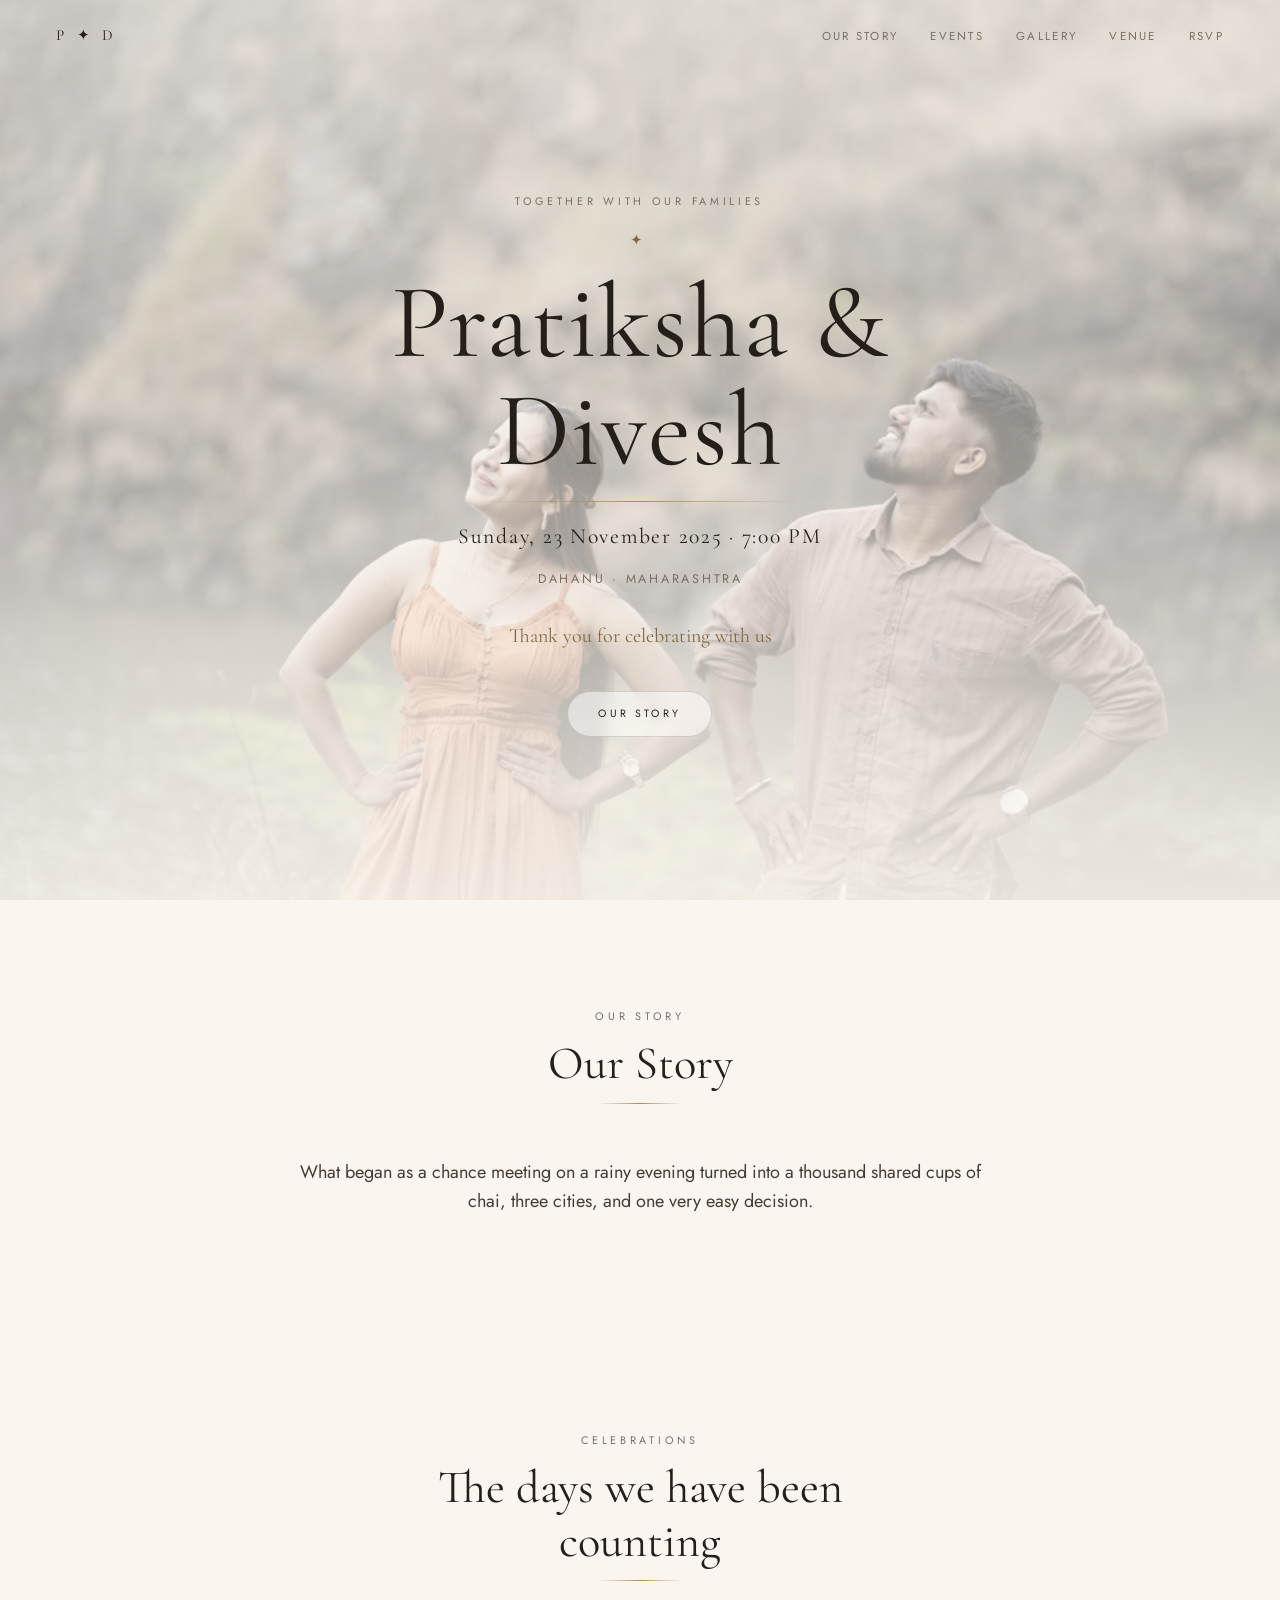
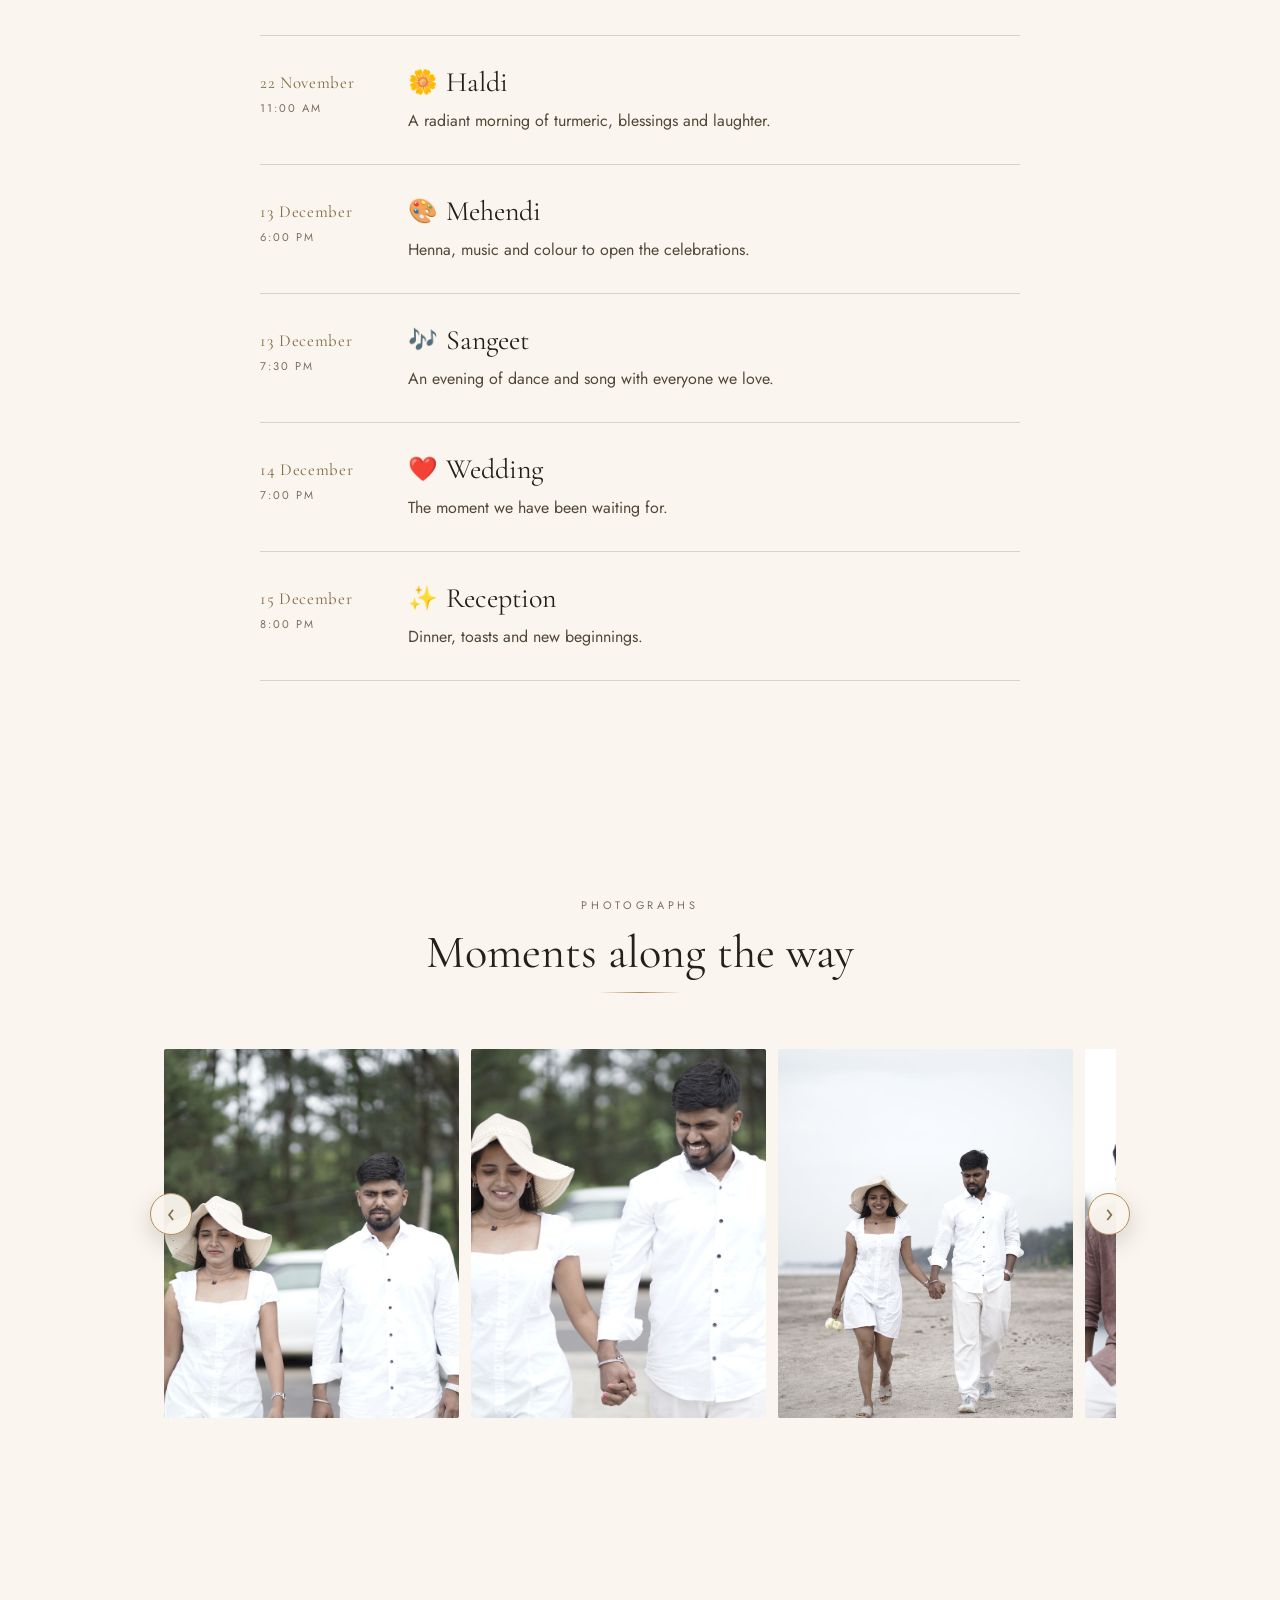
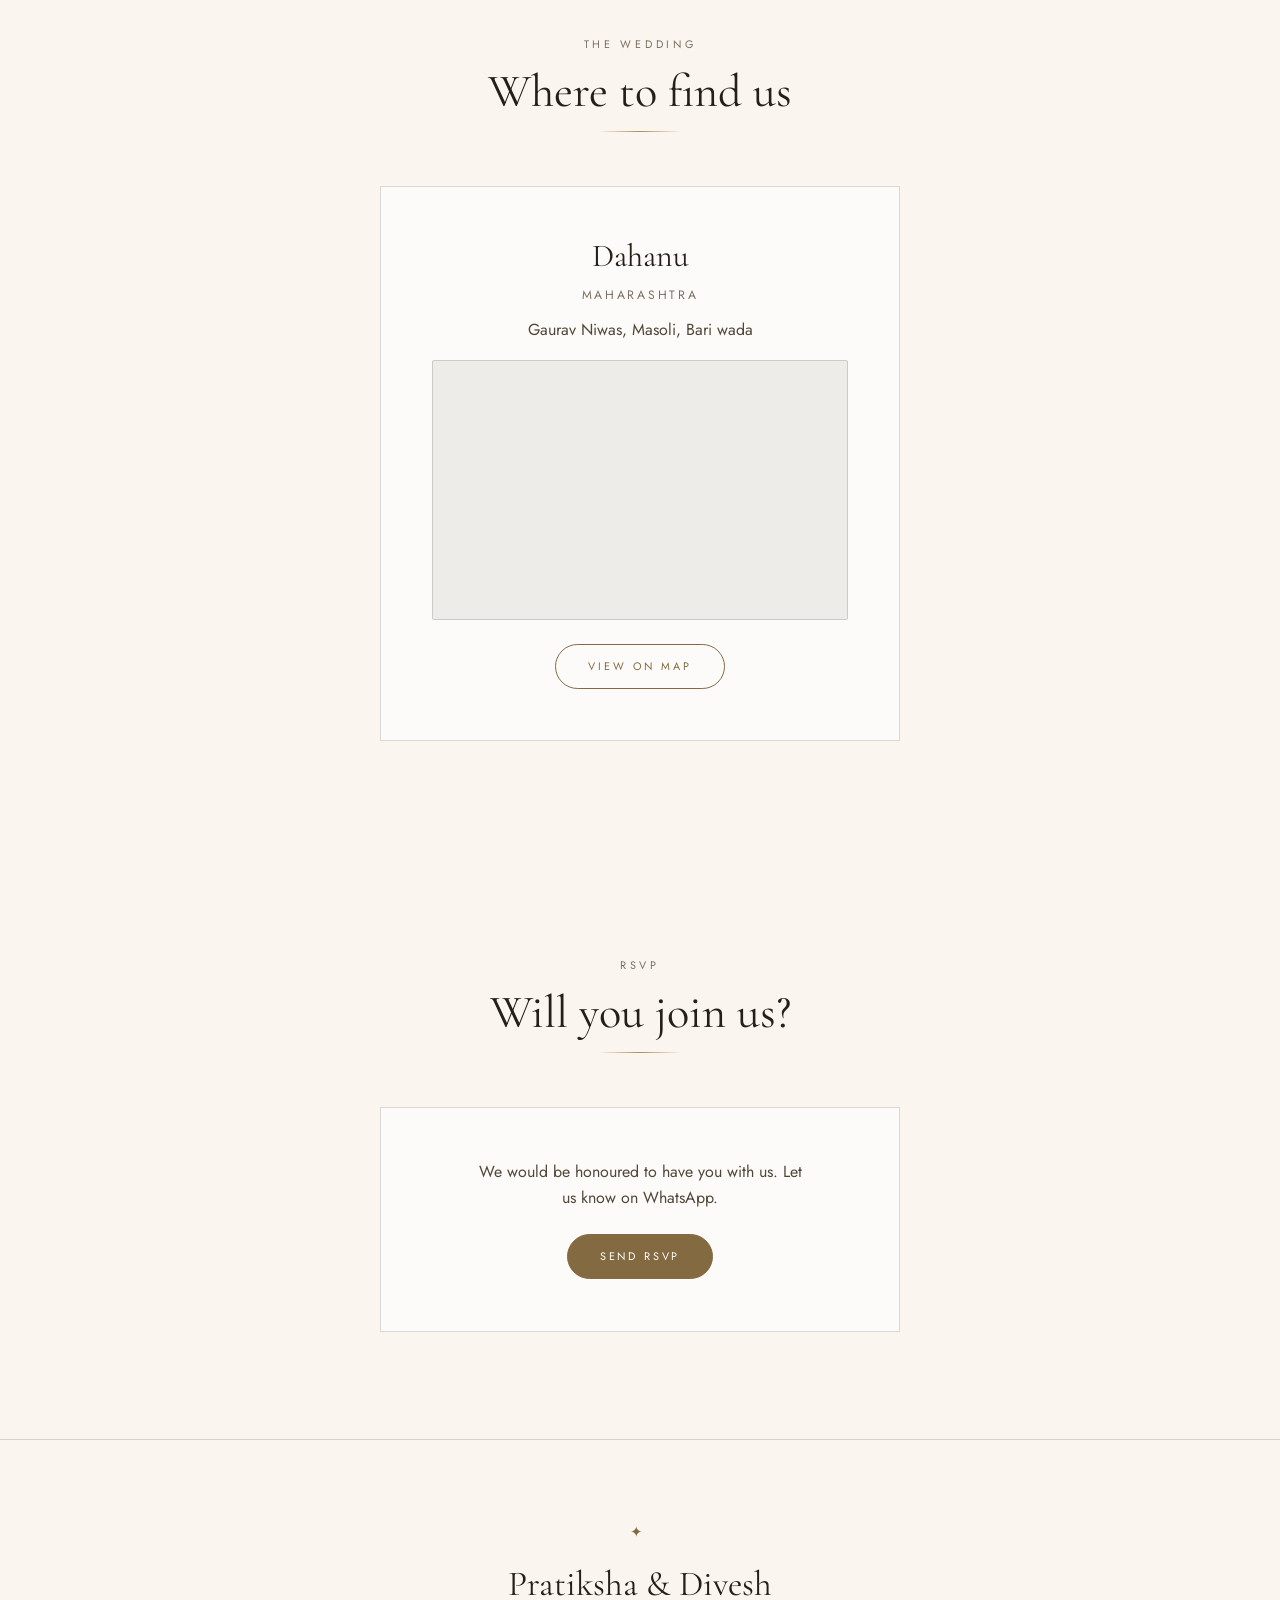
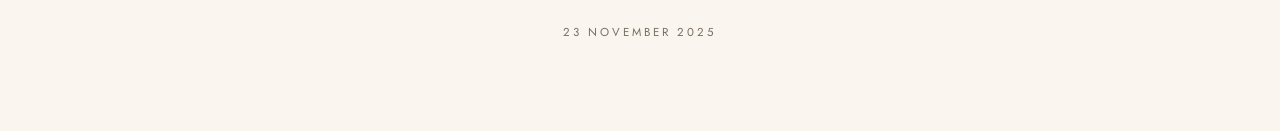
<file: weddings/pratiksha-divesh-dk6e49/index.html>
<!doctype html>
<html lang="en">
<head>
<meta charset="utf-8">
<meta name="viewport" content="width=device-width, initial-scale=1, viewport-fit=cover">
<title>Pratiksha &amp; Divesh · Wedding</title>
<meta name="description" content="Pratiksha &amp; Divesh are getting married. 23 November 2025 Dahanu · Maharashtra">
<meta name="tu-build" content="ad116afe91cecb5f">
<meta name="theme-color" content="#b08d57">
<meta property="og:type" content="website">
<meta property="og:title" content="Pratiksha &amp; Divesh">
<meta property="og:description" content="Pratiksha &amp; Divesh are getting married. 23 November 2025 Dahanu · Maharashtra">
<meta property="og:url" content="https://timelessunion.github.io/weddings/pratiksha-divesh-dk6e49/">
<meta property="og:image" content="https://timelessunion.github.io/weddings/pratiksha-divesh-dk6e49/assets/media-1.jpg">
<meta name="twitter:card" content="summary_large_image">
<link rel="icon" href="data:image/svg+xml,%3Csvg%20xmlns%3D%22http%3A%2F%2Fwww.w3.org%2F2000%2Fsvg%22%20viewBox%3D%220%200%2032%2032%22%3E%3Crect%20width%3D%2232%22%20height%3D%2232%22%20rx%3D%228%22%20fill%3D%22%23fff%22%2F%3E%3Cpath%20d%3D%22M16%2025c-4.2-3-7-5.6-7-9a4%204%200%200%201%207-2.6A4%204%200%200%201%2023%2016c0%203.4-2.8%206-7%209z%22%20fill%3D%22%23b08d57%22%2F%3E%3C%2Fsvg%3E">
<link rel="preconnect" href="https://fonts.googleapis.com">
<link rel="preconnect" href="https://fonts.gstatic.com" crossorigin>
<link rel="stylesheet" href="https://fonts.googleapis.com/css2?family=Cormorant+Garamond:ital,wght@0,300;0,400;0,500;0,600;1,300;1,400&amp;family=Jost:wght@300;400;500;600&amp;display=swap">
<style>
*, *::before, *::after { box-sizing: border-box; }
html { -webkit-text-size-adjust: 100%; scroll-behavior: smooth; }
@media (prefers-reduced-motion: reduce) { html { scroll-behavior: auto; } }
body { margin: 0; }

.wsite {
  --accent: #b08d57;
  --font-display: Georgia, serif;
  --font-body: system-ui, sans-serif;
  font-family: var(--font-body);
  color: var(--ink, #1d1a17);
  background: var(--bg, #fff);
  overflow-x: hidden;
  line-height: 1.6;
  -webkit-font-smoothing: antialiased;
}
.wsite img { max-width: 100%; display: block; }
.wsite h1, .wsite h2, .wsite h3, .wsite h4 { margin: 0; font-weight: 400; line-height: 1.15; }
.wsite p { margin: 0; }
.wsite ul, .wsite ol { margin: 0; padding: 0; list-style: none; }
.wsite a { color: inherit; }
.wsite button { font: inherit; color: inherit; }
.wsite :focus-visible { outline: 2px solid var(--accent); outline-offset: 3px; }

/* ── Scroll reveal ─────────────────────────────────────────── */
.wsite [data-reveal] {
  opacity: 0;
  transform: translateY(22px);
  transition: opacity .9s cubic-bezier(.2,.7,.3,1), transform .9s cubic-bezier(.2,.7,.3,1);
  will-change: opacity, transform;
}
.wsite [data-reveal].is-visible { opacity: 1; transform: none; }
.wsite.is-static [data-reveal] { opacity: 1; transform: none; }
@media (prefers-reduced-motion: reduce) {
  .wsite [data-reveal] { opacity: 1; transform: none; transition: none; }
}

/* ── Gallery lightbox (injected by the runtime) ─────────────── */
.w-lightbox {
  position: fixed; inset: 0; z-index: 999;
  background: rgba(12,9,10,.94);
  display: flex; align-items: center; justify-content: center;
  padding: 3.2rem 1rem;
  opacity: 0; pointer-events: none; transition: opacity .28s ease;
}
.w-lightbox.is-open { opacity: 1; pointer-events: auto; }
.w-lightbox img {
  max-width: min(100%, 1100px); max-height: 100%;
  object-fit: contain; border-radius: 4px;
  box-shadow: 0 30px 80px rgba(0,0,0,.5);
}
.w-lightbox button {
  position: absolute; background: rgba(255,255,255,.1);
  border: 1px solid rgba(255,255,255,.28); color: #fff;
  width: 46px; height: 46px; border-radius: 50%;
  cursor: pointer; font-size: 1.3rem; line-height: 1;
  display: flex; align-items: center; justify-content: center;
  backdrop-filter: blur(6px); transition: background .2s ease;
}
.w-lightbox button:hover { background: rgba(255,255,255,.22); }
.w-lightbox .w-lb-close { top: 1rem; right: 1rem; }
.w-lightbox .w-lb-prev { left: 1rem; }
.w-lightbox .w-lb-next { right: 1rem; }
@media (max-width: 640px) {
  .w-lightbox { padding: 4.5rem .6rem; }
  .w-lightbox .w-lb-prev { left: .5rem; }
  .w-lightbox .w-lb-next { right: .5rem; }
}

/* ── Music button ──────────────────────────────────────────── */
.w-music {
  position: fixed; right: 1rem; bottom: 1rem; z-index: 60;
  display: inline-flex; align-items: center; gap: .55rem;
  padding: .7rem 1.05rem; border-radius: 999px;
  border: 1px solid var(--accent);
  background: var(--music-bg, rgba(255,255,255,.9));
  color: var(--music-fg, inherit);
  cursor: pointer; letter-spacing: .06em;
  font-size: .74rem; text-transform: uppercase;
  box-shadow: 0 10px 30px rgba(0,0,0,.18);
  backdrop-filter: blur(10px);
  transition: transform .2s ease;
}
.w-music:hover { transform: translateY(-2px); }
.w-music .w-music-bars { display: inline-flex; align-items: flex-end; gap: 2px; height: 12px; }
.w-music .w-music-bars i { width: 2px; height: 4px; background: currentColor; display: block; }
.w-music.is-playing .w-music-bars i { animation: w-eq .9s ease-in-out infinite; }
.w-music.is-playing .w-music-bars i:nth-child(2) { animation-delay: .15s; }
.w-music.is-playing .w-music-bars i:nth-child(3) { animation-delay: .3s; }
@keyframes w-eq { 0%,100% { height: 4px; } 50% { height: 12px; } }
@media (max-width: 640px) { .w-music { right: .7rem; bottom: .7rem; padding: .6rem .9rem; } }

/* Shared visually-hidden helper */
.w-sr { position: absolute; width: 1px; height: 1px; overflow: hidden; clip: rect(0 0 0 0); white-space: nowrap; }

/* ── Swipeable gallery ─────────────────────────────────────── */
.wsite .w-gallery { position: relative; }
.wsite .w-gal-track {
  display: flex;
  gap: var(--gal-gap, 12px);
  overflow-x: auto;
  scroll-snap-type: x mandatory;
  -webkit-overflow-scrolling: touch;
  scroll-behavior: smooth;
  scrollbar-width: none;
  padding: 2px var(--gal-edge, 0px) 2px;
  scroll-padding-left: var(--gal-edge, 0px);
}
.wsite .w-gal-track::-webkit-scrollbar { display: none; }
@media (prefers-reduced-motion: reduce) { .wsite .w-gal-track { scroll-behavior: auto; } }

.wsite .w-gal-slide {
  flex: 0 0 var(--gal-slide, 78%);
  scroll-snap-align: center;
  border: 0; padding: 0; margin: 0;
  background: none; cursor: zoom-in;
  overflow: hidden;
  border-radius: var(--gal-radius, 4px);
  display: block;
}
.wsite .w-gal-slide img {
  width: 100%;
  aspect-ratio: var(--gal-ratio, 4 / 5);
  object-fit: cover;
  transition: transform .8s cubic-bezier(.2,.7,.3,1);
}
.wsite .w-gal-slide:hover img { transform: scale(1.04); }

.wsite .w-gal-nav {
  position: absolute; top: calc(50% - 1.2rem);
  transform: translateY(-50%);
  z-index: 3;
  width: 42px; height: 42px; border-radius: 50%;
  display: none; align-items: center; justify-content: center;
  cursor: pointer; font-size: 1.5rem; line-height: 1;
  border: 1px solid var(--accent);
  background: var(--gal-nav-bg, rgba(255,255,255,.92));
  color: var(--gal-nav-fg, var(--accent-ink));
  box-shadow: 0 8px 24px rgba(0,0,0,.16);
  transition: transform .2s ease, background .2s ease;
}
.wsite .w-gal-nav:hover { transform: translateY(-50%) scale(1.06); }
.wsite .w-gal-prev { left: -14px; }
.wsite .w-gal-next { right: -14px; }
.wsite .w-gal-nav span { display: block; margin-top: -3px; }

.wsite .w-gal-hint {
  margin-top: .9rem; text-align: center;
  font-size: .64rem; letter-spacing: .22em;
  text-transform: uppercase;
  color: var(--muted);
}

@media (min-width: 700px) {
  .wsite .w-gallery { --gal-slide: 32%; }
  .wsite .w-gal-nav { display: flex; }
  .wsite .w-gal-hint { display: none; }
}
@media (min-width: 1100px) {
  .wsite .w-gallery { --gal-slide: 24%; }
}

/* ── Venue map ─────────────────────────────────────────────── */
.wsite .w-map {
  width: 100%;
  aspect-ratio: 16 / 10;
  overflow: hidden;
  border-radius: var(--map-radius, 10px);
  border: 1px solid var(--map-border, var(--line, rgba(0,0,0,.12)));
  background: rgba(127,127,127,.12);
}
.wsite .w-map iframe {
  width: 100%; height: 100%;
  border: 0; display: block;
}


.tpl-elegant {
  --bg: #faf6ef;
  --ink: #241f19;
  --muted: #7a6f60;
  --line: rgba(36,31,25,.16);
  --music-bg: rgba(250,246,239,.92);
  background: var(--bg);
  font-family: var(--font-body);
}

/* ── Hero ───────────────────────────────────────────────── */
.tpl-elegant .el-hero {
  position: relative;
  min-height: 100svh;
  display: flex;
  flex-direction: column;
  overflow: hidden;
  background: #efe7da;
}
.tpl-elegant .el-hero-bg { position: absolute; inset: 0; }
.tpl-elegant .el-hero-bg img {
  width: 100%; height: 100%;
  object-fit: cover;
  filter: saturate(.82) contrast(1.02);
  animation: el-drift 26s ease-in-out infinite alternate;
}
@keyframes el-drift { from { transform: scale(1.04); } to { transform: scale(1.12) translateY(-1.2%); } }
@media (prefers-reduced-motion: reduce) { .tpl-elegant .el-hero-bg img { animation: none; } }

.tpl-elegant .el-hero-veil {
  position: absolute; inset: 0;
  background:
    linear-gradient(to bottom, rgba(250,246,239,.72) 0%, rgba(250,246,239,.5) 38%, rgba(250,246,239,.9) 100%);
}
.tpl-elegant .el-hero:not(:has(.el-hero-bg)) .el-hero-veil {
  background: radial-gradient(120% 80% at 50% 0%, #fffdf8 0%, #f3ebdd 60%, #eadfcc 100%);
}

.tpl-elegant .el-topbar {
  position: relative; z-index: 5;
  display: flex; align-items: center; justify-content: space-between;
  padding: 1.4rem clamp(1.1rem, 5vw, 3.5rem);
}
.tpl-elegant .el-brand {
  font-family: var(--font-display);
  letter-spacing: .28em;
  font-size: .95rem;
  text-decoration: none;
  color: var(--ink);
}
.tpl-elegant .el-nav ul { display: flex; gap: 2rem; }
.tpl-elegant .el-nav a {
  text-decoration: none;
  font-size: .72rem;
  letter-spacing: .2em;
  text-transform: uppercase;
  color: var(--muted);
  padding-bottom: 3px;
  border-bottom: 1px solid transparent;
  transition: color .25s ease, border-color .25s ease;
}
.tpl-elegant .el-nav a:hover { color: var(--accent-ink); border-color: var(--accent-ink); }
.tpl-elegant .w-nav-toggle { display: none; }

.tpl-elegant .el-hero-inner {
  position: relative; z-index: 4;
  flex: 1;
  display: flex; flex-direction: column;
  align-items: center; justify-content: center;
  text-align: center;
  padding: 2rem clamp(1.1rem, 5vw, 3rem) clamp(2.5rem, 8vh, 5rem);
  gap: 1.05rem;
}
.tpl-elegant .el-eyebrow {
  font-size: .68rem;
  letter-spacing: .34em;
  text-transform: uppercase;
  color: var(--muted);
}
.tpl-elegant .el-flourish { color: var(--accent-ink); font-size: .95rem; letter-spacing: .5em; }
.tpl-elegant .el-names {
  font-family: var(--font-display);
  font-size: clamp(2.9rem, 11vw, 6.6rem);
  line-height: 1.02;
  letter-spacing: .01em;
  max-width: 14ch;
  overflow-wrap: break-word;
}
.tpl-elegant .el-rule {
  width: min(320px, 55vw); height: 1px;
  background: linear-gradient(to right, transparent, var(--accent), transparent);
}
.tpl-elegant .el-rule-sm { width: 84px; }
.tpl-elegant .el-date {
  font-family: var(--font-display);
  font-size: clamp(1rem, 3.2vw, 1.35rem);
  letter-spacing: .08em;
}
.tpl-elegant .el-place {
  font-size: .78rem; letter-spacing: .22em;
  text-transform: uppercase; color: var(--muted);
}

.tpl-elegant .el-countdown {
  display: flex; gap: clamp(1rem, 5vw, 2.6rem);
  margin-top: .8rem;
}
.tpl-elegant .el-cd-unit { display: flex; flex-direction: column; gap: .35rem; min-width: 3.2rem; }
.tpl-elegant .el-cd-value {
  font-family: var(--font-display);
  font-size: clamp(1.6rem, 5.5vw, 2.5rem);
  font-variant-numeric: tabular-nums;
  color: var(--accent-ink);
}
.tpl-elegant .el-cd-label {
  font-size: .58rem; letter-spacing: .24em;
  text-transform: uppercase; color: var(--muted);
}
.tpl-elegant .el-cd-message {
  font-family: var(--font-display);
  font-size: 1.25rem; color: var(--accent-ink);
}

.tpl-elegant .el-scroll {
  margin-top: 1.4rem;
  text-decoration: none;
  font-size: .66rem; letter-spacing: .3em; text-transform: uppercase;
  color: var(--ink);
  border: 1px solid var(--line);
  padding: .85rem 1.9rem;
  border-radius: 999px;
  background: rgba(255,255,255,.5);
  backdrop-filter: blur(6px);
  transition: background .3s ease, border-color .3s ease, color .3s ease;
}
.tpl-elegant .el-scroll:hover { background: var(--accent-ink); border-color: var(--accent-ink); color: #fff; }

/* ── Sections ───────────────────────────────────────────── */
.tpl-elegant .el-section {
  padding: clamp(4rem, 12vh, 8rem) clamp(1.2rem, 6vw, 4rem);
  max-width: 1080px;
  margin: 0 auto;
}
.tpl-elegant .el-head { text-align: center; display: grid; justify-items: center; gap: .75rem; margin-bottom: clamp(2.2rem, 6vh, 3.6rem); }
.tpl-elegant .el-head h2 {
  font-family: var(--font-display);
  font-size: clamp(1.7rem, 5.5vw, 2.9rem);
  max-width: 20ch;
}

.tpl-elegant .el-story-text {
  max-width: 62ch; margin: 0 auto;
  text-align: center;
  font-size: clamp(1rem, 2.6vw, 1.13rem);
  color: #453d33;
  white-space: pre-line;
}
.tpl-elegant .el-milestones {
  margin-top: 3rem;
  display: grid; gap: 1.6rem;
  max-width: 640px; margin-inline: auto;
}
.tpl-elegant .el-milestones li {
  border-left: 1px solid var(--line);
  padding: .2rem 0 .2rem 1.5rem;
  position: relative;
}
.tpl-elegant .el-milestones li::before {
  content: ""; position: absolute; left: -4px; top: .65rem;
  width: 7px; height: 7px; border-radius: 50%; background: var(--accent);
}
.tpl-elegant .el-milestones h3 { font-family: var(--font-display); font-size: 1.2rem; margin-bottom: .25rem; }
.tpl-elegant .el-milestones p { color: var(--muted); }

/* Events */
.tpl-elegant .el-event-list { display: grid; gap: 0; max-width: 760px; margin: 0 auto; }
.tpl-elegant .el-event {
  display: grid;
  grid-template-columns: 122px 1fr;
  gap: 1.6rem;
  padding: 1.9rem 0;
  border-top: 1px solid var(--line);
  align-items: start;
}
.tpl-elegant .el-event:last-child { border-bottom: 1px solid var(--line); }
.tpl-elegant .el-event-when { display: grid; gap: .2rem; padding-top: .2rem; }
.tpl-elegant .el-event-date {
  font-family: var(--font-display);
  font-size: 1.05rem; color: var(--accent-ink); letter-spacing: .04em;
}
.tpl-elegant .el-event-time { font-size: .7rem; letter-spacing: .18em; text-transform: uppercase; color: var(--muted); }
.tpl-elegant .el-event-body h3 {
  font-family: var(--font-display);
  font-size: clamp(1.3rem, 4vw, 1.75rem);
  display: flex; align-items: center; gap: .55rem;
}
.tpl-elegant .el-event-emoji { font-size: .85em; }
.tpl-elegant .el-event-where { margin-top: .3rem; font-size: .78rem; letter-spacing: .12em; text-transform: uppercase; color: var(--muted); }
.tpl-elegant .el-event-desc { margin-top: .6rem; color: #514738; }

/* Gallery */
.tpl-elegant .w-gallery {
  --gal-slide: 74%;
  --gal-ratio: 4 / 5;
  --gal-radius: 2px;
  --gal-gap: 12px;
  --gal-nav-bg: rgba(250,246,239,.95);
}
.tpl-elegant .w-gal-slide img { filter: saturate(.9); }
.tpl-elegant .w-gal-slide:hover img { filter: saturate(1); }
@media (min-width: 700px) { .tpl-elegant .w-gallery { --gal-slide: 31%; } }

/* Venue map */
.tpl-elegant .w-map { --map-radius: 2px; --map-border: var(--line); margin-top: .4rem; }


/* Venue + RSVP */
.tpl-elegant .el-venue-card,
.tpl-elegant .el-rsvp-inner {
  text-align: center;
  max-width: 520px; margin: 0 auto;
  border: 1px solid var(--line);
  padding: clamp(2rem, 6vw, 3.2rem);
  background: rgba(255,255,255,.6);
  display: grid; gap: .7rem; justify-items: center;
}
.tpl-elegant .el-venue-card h3 { font-family: var(--font-display); font-size: clamp(1.4rem, 4.5vw, 2rem); }
.tpl-elegant .el-venue-city { font-size: .76rem; letter-spacing: .22em; text-transform: uppercase; color: var(--muted); }
.tpl-elegant .el-venue-address { color: #514738; max-width: 34ch; }
.tpl-elegant .el-rsvp-inner p { color: #514738; max-width: 34ch; }

.tpl-elegant .el-btn {
  margin-top: .8rem;
  display: inline-block; text-decoration: none;
  border: 1px solid var(--accent-ink); color: var(--accent-ink);
  padding: .8rem 2rem; border-radius: 999px;
  font-size: .68rem; letter-spacing: .26em; text-transform: uppercase;
  transition: background .3s ease, color .3s ease;
}
.tpl-elegant .el-btn:hover { background: var(--accent-ink); color: #fff; }
.tpl-elegant .el-btn-solid { background: var(--accent-ink); color: #fff; }
.tpl-elegant .el-btn-solid:hover { filter: brightness(1.08); }

/* Family */
.tpl-elegant .el-family-grid {
  display: grid; gap: 1.4rem;
  grid-template-columns: repeat(auto-fit, minmax(240px, 1fr));
  max-width: 720px; margin: 0 auto;
}
.tpl-elegant .el-family-card {
  text-align: center; padding: 2rem 1.4rem;
  border: 1px solid var(--line);
  display: grid; gap: .4rem;
  background: rgba(255,255,255,.55);
}
.tpl-elegant .el-family-card h3 {
  font-family: var(--font-display); font-size: 1.35rem;
  margin-bottom: .5rem; color: var(--accent-ink);
}
.tpl-elegant .el-family-card p { color: #514738; }

/* Footer */
.tpl-elegant .el-footer {
  text-align: center;
  padding: clamp(3rem, 9vh, 5rem) 1.5rem clamp(4.5rem, 10vh, 6rem);
  border-top: 1px solid var(--line);
  display: grid; gap: .7rem; justify-items: center;
}
.tpl-elegant .el-footer-names { font-family: var(--font-display); font-size: clamp(1.5rem, 5vw, 2.2rem); }
.tpl-elegant .el-footer-date { font-size: .72rem; letter-spacing: .26em; text-transform: uppercase; color: var(--muted); }

/* ── Mobile ─────────────────────────────────────────────── */
@media (max-width: 780px) {
  .tpl-elegant .w-nav-toggle {
    display: flex; flex-direction: column; justify-content: center; gap: 4px;
    width: 40px; height: 40px; padding: 0 9px;
    background: rgba(255,255,255,.6); border: 1px solid var(--line);
    border-radius: 10px; cursor: pointer;
  }
  .tpl-elegant .w-nav-toggle span { display: block; height: 1px; background: var(--ink); }
  .tpl-elegant .el-nav {
    position: absolute; top: 100%; right: clamp(1.1rem, 5vw, 3.5rem);
    background: rgba(252,249,243,.97);
    border: 1px solid var(--line);
    border-radius: 12px;
    padding: .6rem 0;
    min-width: 190px;
    box-shadow: 0 20px 50px rgba(36,31,25,.14);
    opacity: 0; visibility: hidden; transform: translateY(-6px);
    transition: opacity .22s ease, transform .22s ease, visibility .22s;
  }
  .tpl-elegant .el-nav.is-open { opacity: 1; visibility: visible; transform: none; }
  .tpl-elegant .el-nav ul { flex-direction: column; gap: 0; }
  .tpl-elegant .el-nav a { display: block; padding: .75rem 1.3rem; border: 0; }
  .tpl-elegant .el-topbar { position: relative; }
  .tpl-elegant .el-event { grid-template-columns: 1fr; gap: .5rem; }
  .tpl-elegant .el-event-when { display: flex; gap: .8rem; align-items: baseline; }
  .tpl-elegant .el-countdown { gap: 1.1rem; }
  .tpl-elegant .el-section { padding: clamp(3rem, 8vh, 4.5rem) clamp(1.2rem, 6vw, 4rem); }
}

.wsite {
      --accent: #b08d57;
      --accent-ink: #846a41;
      --font-display: "Cormorant Garamond", Georgia, serif;
      --font-body: "Jost", "Helvetica Neue", sans-serif;
    }</style>
</head>
<body>
<link rel="preload" as="image" href="assets/media-1.jpg"/><div class="wsite tpl-elegant"><header class="el-hero" id="top"><div class="el-hero-bg" aria-hidden="true"><img src="assets/media-1.jpg" alt=""/></div><div class="el-hero-veil" aria-hidden="true"></div><div class="el-topbar"><a class="el-brand" href="#top">P ✦ D</a><button type="button" class="w-nav-toggle" data-nav-toggle="" aria-expanded="false" aria-label="Menu"><span></span><span></span><span></span></button><nav class="el-nav" data-nav=""><ul><li><a href="#story">Our Story</a></li><li><a href="#events">Events</a></li><li><a href="#gallery">Gallery</a></li><li><a href="#venue">Venue</a></li><li><a href="#rsvp">RSVP</a></li></ul></nav></div><div class="el-hero-inner"><p class="el-eyebrow" data-reveal="">Together with our families</p><div class="el-flourish" data-reveal="" aria-hidden="true">✦</div><h1 class="el-names" data-reveal="">Pratiksha &amp; Divesh</h1><div class="el-rule" data-reveal="" aria-hidden="true"></div><p class="el-date" data-reveal="">Sunday, 23 November 2025<span> · 7:00 PM</span></p><p class="el-place" data-reveal="">Dahanu · Maharashtra</p><div class="el-countdown" data-reveal="" data-countdown="" data-date="2025-11-23" data-time="19:00"><p class="el-cd-message">Thank you for celebrating with us</p></div><a class="el-scroll" href="#story" data-reveal="">Our Story</a></div></header><main><section class="el-section el-story" id="story"><div class="el-head" data-reveal=""><p class="el-eyebrow">Our Story</p><h2>Our Story</h2><div class="el-rule el-rule-sm" aria-hidden="true"></div></div><p class="el-story-text" data-reveal="">What began as a chance meeting on a rainy evening turned into a thousand shared cups of chai, three cities, and one very easy decision.</p></section><section class="el-section el-events" id="events"><div class="el-head" data-reveal=""><p class="el-eyebrow">Celebrations</p><h2>The days we have been counting</h2><div class="el-rule el-rule-sm" aria-hidden="true"></div></div><ol class="el-event-list"><li class="el-event" data-reveal=""><div class="el-event-when"><span class="el-event-date">22 November</span><span class="el-event-time">11:00 AM</span></div><div class="el-event-body"><h3><span class="el-event-emoji">🌼</span>Haldi</h3><p class="el-event-desc">A radiant morning of turmeric, blessings and laughter.</p></div></li><li class="el-event" data-reveal=""><div class="el-event-when"><span class="el-event-date">13 December</span><span class="el-event-time">6:00 PM</span></div><div class="el-event-body"><h3><span class="el-event-emoji">🎨</span>Mehendi</h3><p class="el-event-desc">Henna, music and colour to open the celebrations.</p></div></li><li class="el-event" data-reveal=""><div class="el-event-when"><span class="el-event-date">13 December</span><span class="el-event-time">7:30 PM</span></div><div class="el-event-body"><h3><span class="el-event-emoji">🎶</span>Sangeet</h3><p class="el-event-desc">An evening of dance and song with everyone we love.</p></div></li><li class="el-event" data-reveal=""><div class="el-event-when"><span class="el-event-date">14 December</span><span class="el-event-time">7:00 PM</span></div><div class="el-event-body"><h3><span class="el-event-emoji">❤️</span>Wedding</h3><p class="el-event-desc">The moment we have been waiting for.</p></div></li><li class="el-event" data-reveal=""><div class="el-event-when"><span class="el-event-date">15 December</span><span class="el-event-time">8:00 PM</span></div><div class="el-event-body"><h3><span class="el-event-emoji">✨</span>Reception</h3><p class="el-event-desc">Dinner, toasts and new beginnings.</p></div></li></ol></section><section class="el-section el-gallery" id="gallery"><div class="el-head" data-reveal=""><p class="el-eyebrow">Photographs</p><h2>Moments along the way</h2><div class="el-rule el-rule-sm" aria-hidden="true"></div></div><div class="w-gallery" data-gallery=""><button type="button" class="w-gal-nav w-gal-prev" data-gallery-prev="" aria-label="Previous photos"><span aria-hidden="true">‹</span></button><div class="w-gal-track" data-gallery-track="" tabindex="0" role="group" aria-label="Photo gallery"><button type="button" class="w-gal-slide" data-lightbox="assets/media-2.jpg" aria-label="Photo 1 of 6"><img src="assets/media-2.jpg" alt="" loading="lazy" decoding="async"/></button><button type="button" class="w-gal-slide" data-lightbox="assets/media-3.jpg" aria-label="Photo 2 of 6"><img src="assets/media-3.jpg" alt="" loading="lazy" decoding="async"/></button><button type="button" class="w-gal-slide" data-lightbox="assets/media-4.jpg" aria-label="Photo 3 of 6"><img src="assets/media-4.jpg" alt="" loading="lazy" decoding="async"/></button><button type="button" class="w-gal-slide" data-lightbox="assets/media-5.jpg" aria-label="Photo 4 of 6"><img src="assets/media-5.jpg" alt="" loading="lazy" decoding="async"/></button><button type="button" class="w-gal-slide" data-lightbox="assets/media-6.jpg" aria-label="Photo 5 of 6"><img src="assets/media-6.jpg" alt="" loading="lazy" decoding="async"/></button><button type="button" class="w-gal-slide" data-lightbox="assets/media-7.jpg" aria-label="Photo 6 of 6"><img src="assets/media-7.jpg" alt="" loading="lazy" decoding="async"/></button></div><button type="button" class="w-gal-nav w-gal-next" data-gallery-next="" aria-label="More photos"><span aria-hidden="true">›</span></button><p class="w-gal-hint">Swipe to see more</p></div></section><section class="el-section el-venue" id="venue"><div class="el-head" data-reveal=""><p class="el-eyebrow">The Wedding</p><h2>Where to find us</h2><div class="el-rule el-rule-sm" aria-hidden="true"></div></div><div class="el-venue-card" data-reveal=""><h3>Dahanu</h3><p class="el-venue-city">Maharashtra</p><p class="el-venue-address">Gaurav Niwas, Masoli, Bari wada</p><div class="w-map"><iframe src="https://www.google.com/maps/embed?pb=!1m3!2m1!1sDahanu%2C+Gaurav+Niwas%2C+Masoli%2C+Bari+wada%2C+Maharashtra!6i15" title="Map of Dahanu" loading="lazy" referrerPolicy="no-referrer-when-downgrade"></iframe></div><a class="el-btn" href="https://www.google.com/maps/search/?api=1&amp;query=Dahanu%2C%20Gaurav%20Niwas%2C%20Masoli%2C%20Bari%20wada%2C%20Maharashtra" target="_blank" rel="noopener noreferrer">View on Map</a></div></section><section class="el-section el-rsvp" id="rsvp"><div class="el-head" data-reveal=""><p class="el-eyebrow">RSVP</p><h2>Will you join us?</h2><div class="el-rule el-rule-sm" aria-hidden="true"></div></div><div class="el-rsvp-inner" data-reveal=""><p>We would be honoured to have you with us. Let us know on WhatsApp.</p><a class="el-btn el-btn-solid" href="https://wa.me/889945455?text=Hi%20Pratiksha%20%26%20Divesh%2C%0AI%20would%20love%20to%20attend%20your%20wedding." target="_blank" rel="noopener noreferrer">Send RSVP</a></div></section></main><footer class="el-footer"><div class="el-flourish" aria-hidden="true">✦</div><p class="el-footer-names">Pratiksha &amp; Divesh</p><p class="el-footer-date">23 November 2025</p></footer></div>
<script>
(function () {
  "use strict";
  var PREVIEW = !!window.__WEDDING_PREVIEW__;
  var reduceMotion = window.matchMedia && window.matchMedia("(prefers-reduced-motion: reduce)").matches;

  /* ── Reveal on scroll ─────────────────────────────────── */
  var seen = new WeakSet();
  var io = null;
  if ("IntersectionObserver" in window && !reduceMotion) {
    io = new IntersectionObserver(function (entries) {
      entries.forEach(function (entry) {
        if (entry.isIntersecting) {
          entry.target.classList.add("is-visible");
          io.unobserve(entry.target);
        }
      });
    }, { rootMargin: "0px 0px -8% 0px", threshold: 0.08 });
  }

  function scanReveals() {
    var nodes = document.querySelectorAll("[data-reveal]");
    for (var i = 0; i < nodes.length; i++) {
      var el = nodes[i];
      if (seen.has(el)) continue;
      seen.add(el);
      if (!io) { el.classList.add("is-visible"); continue; }
      var box = el.getBoundingClientRect();
      if (box.top < window.innerHeight * 0.92) el.classList.add("is-visible");
      else io.observe(el);
    }
  }

  /* ── Countdown ────────────────────────────────────────── */
  function tickCountdowns() {
    var nodes = document.querySelectorAll("[data-countdown]");
    for (var i = 0; i < nodes.length; i++) {
      var root = nodes[i];
      var date = root.getAttribute("data-date");
      if (!date) continue;
      var parts = date.split("-");
      var time = (root.getAttribute("data-time") || "").split(":");
      var target = new Date(+parts[0], +parts[1] - 1, +parts[2],
        time.length === 2 ? +time[0] : 12, time.length === 2 ? +time[1] : 0, 0, 0);
      var now = new Date();
      var startToday = new Date(now.getFullYear(), now.getMonth(), now.getDate()).getTime();
      var startTarget = new Date(target.getFullYear(), target.getMonth(), target.getDate()).getTime();
      var days = Math.round((startTarget - startToday) / 86400000);
      if (days < 0) continue;
      var diff = target.getTime() - now.getTime();
      set(root, "days", days);
      set(root, "hours", Math.max(0, Math.floor(diff / 3600000) % 24));
      set(root, "minutes", Math.max(0, Math.floor(diff / 60000) % 60));
      set(root, "seconds", Math.max(0, Math.floor(diff / 1000) % 60));
    }
  }
  function set(root, unit, value) {
    var el = root.querySelector('[data-unit="' + unit + '"]');
    if (el) {
      var text = value < 10 ? "0" + value : String(value);
      if (el.textContent !== text) el.textContent = text;
    }
  }

  /* ── Gallery lightbox ─────────────────────────────────── */
  var lb = null, lbImg = null, lbSources = [], lbIndex = 0;

  function buildLightbox() {
    if (lb) return;
    lb = document.createElement("div");
    lb.className = "w-lightbox";
    lb.setAttribute("role", "dialog");
    lb.setAttribute("aria-modal", "true");
    lb.setAttribute("aria-label", "Photo viewer");
    lb.innerHTML =
      '<button type="button" class="w-lb-close" aria-label="Close">&#10005;</button>' +
      '<button type="button" class="w-lb-prev" aria-label="Previous photo">&#8249;</button>' +
      '<img alt="" />' +
      '<button type="button" class="w-lb-next" aria-label="Next photo">&#8250;</button>';
    document.body.appendChild(lb);
    lbImg = lb.querySelector("img");
    lb.querySelector(".w-lb-close").addEventListener("click", closeLightbox);
    lb.querySelector(".w-lb-prev").addEventListener("click", function (e) { e.stopPropagation(); step(-1); });
    lb.querySelector(".w-lb-next").addEventListener("click", function (e) { e.stopPropagation(); step(1); });
    lb.addEventListener("click", function (e) { if (e.target === lb || e.target === lbImg) closeLightbox(); });
  }

  function openLightbox(trigger) {
    buildLightbox();
    var scope = trigger.closest("[data-gallery]") || document;
    var items = scope.querySelectorAll("[data-lightbox]");
    lbSources = [];
    lbIndex = 0;
    for (var i = 0; i < items.length; i++) {
      lbSources.push(items[i].getAttribute("data-lightbox"));
      if (items[i] === trigger) lbIndex = i;
    }
    show();
    lb.classList.add("is-open");
    document.body.style.overflow = "hidden";
  }

  function show() {
    if (lbImg && lbSources[lbIndex]) lbImg.src = lbSources[lbIndex];
  }
  function step(delta) {
    if (!lbSources.length) return;
    lbIndex = (lbIndex + delta + lbSources.length) % lbSources.length;
    show();
  }
  function closeLightbox() {
    if (!lb) return;
    lb.classList.remove("is-open");
    document.body.style.overflow = "";
  }

  /* ── Gallery arrows ───────────────────────────────────── */
  function stepGallery(button, direction) {
    var gallery = button.closest("[data-gallery]");
    var track = gallery && gallery.querySelector("[data-gallery-track]");
    if (!track) return;
    var slide = track.querySelector(".w-gal-slide");
    var step = slide ? slide.getBoundingClientRect().width + 12 : track.clientWidth * 0.8;
    var atEnd = direction > 0 && track.scrollLeft + track.clientWidth >= track.scrollWidth - 4;
    var atStart = direction < 0 && track.scrollLeft <= 4;
    /* Wrap around, so the arrows never feel dead at either end. */
    if (atEnd) track.scrollTo({ left: 0 });
    else if (atStart) track.scrollTo({ left: track.scrollWidth });
    else track.scrollBy({ left: step * direction });
  }

  /* ── Background music ─────────────────────────────────── */
  var audio = null;

  function toggleMusic(button) {
    var src = button.getAttribute("data-src");
    if (!src) return;
    if (!audio) {
      audio = new Audio(src);
      audio.loop = true;
      audio.volume = 0.35;
      audio.addEventListener("ended", function () { button.classList.remove("is-playing"); });
    }
    if (audio.paused) {
      var played = audio.play();
      if (played && played.catch) {
        played.catch(function () {
          button.classList.remove("is-playing");
          setLabel(button, "Play Music");
        });
      }
      button.classList.add("is-playing");
      setLabel(button, "Pause Music");
    } else {
      audio.pause();
      button.classList.remove("is-playing");
      setLabel(button, "Play Music");
    }
  }
  function setLabel(button, text) {
    var label = button.querySelector("[data-music-label]");
    if (label) label.textContent = text;
  }

  /* ── Delegated events ─────────────────────────────────── */
  document.addEventListener("click", function (e) {
    var photo = e.target.closest ? e.target.closest("[data-lightbox]") : null;
    if (photo) { e.preventDefault(); openLightbox(photo); return; }

    /* In the editor the page lives in a srcdoc frame, where the browser
       resolves "#events" against the parent URL and would load the whole
       editor inside the preview. Scroll to the section ourselves instead. */
    if (PREVIEW) {
      var jump = e.target.closest ? e.target.closest('a[href^="#"]') : null;
      if (jump) {
        e.preventDefault();
        var id = jump.getAttribute("href").slice(1);
        var target = id ? document.getElementById(id) : document.body;
        if (target) {
          target.scrollIntoView({ behavior: reduceMotion ? "auto" : "smooth", block: "start" });
        }
        var openNavNow = document.querySelector("[data-nav].is-open");
        if (openNavNow) openNavNow.classList.remove("is-open");
        return;
      }
    }

    var galPrev = e.target.closest ? e.target.closest("[data-gallery-prev]") : null;
    var galNext = e.target.closest ? e.target.closest("[data-gallery-next]") : null;
    if (galPrev || galNext) {
      e.preventDefault();
      stepGallery(galPrev || galNext, galPrev ? -1 : 1);
      return;
    }

    var music = e.target.closest ? e.target.closest("[data-music]") : null;
    if (music) { e.preventDefault(); toggleMusic(music); return; }

    var navToggle = e.target.closest ? e.target.closest("[data-nav-toggle]") : null;
    if (navToggle) {
      var nav = document.querySelector("[data-nav]");
      if (nav) {
        var open = nav.classList.toggle("is-open");
        navToggle.setAttribute("aria-expanded", open ? "true" : "false");
      }
      return;
    }

    var link = e.target.closest ? e.target.closest("[data-nav] a") : null;
    if (link) {
      var openNav = document.querySelector("[data-nav].is-open");
      if (openNav) openNav.classList.remove("is-open");
    }
  });

  document.addEventListener("keydown", function (e) {
    if (!lb || !lb.classList.contains("is-open")) return;
    if (e.key === "Escape") closeLightbox();
    if (e.key === "ArrowRight") step(1);
    if (e.key === "ArrowLeft") step(-1);
  });

  /* ── Boot ─────────────────────────────────────────────── */
  function boot() {
    scanReveals();
    if (!PREVIEW) tickCountdowns();
  }

  if (document.readyState === "loading") document.addEventListener("DOMContentLoaded", boot);
  else boot();

  if (!PREVIEW) setInterval(tickCountdowns, 1000);

  if ("MutationObserver" in window) {
    var mo = new MutationObserver(function () { scanReveals(); });
    mo.observe(document.body, { childList: true, subtree: true });
  }
})();
</script>
</body>
</html>
</file>
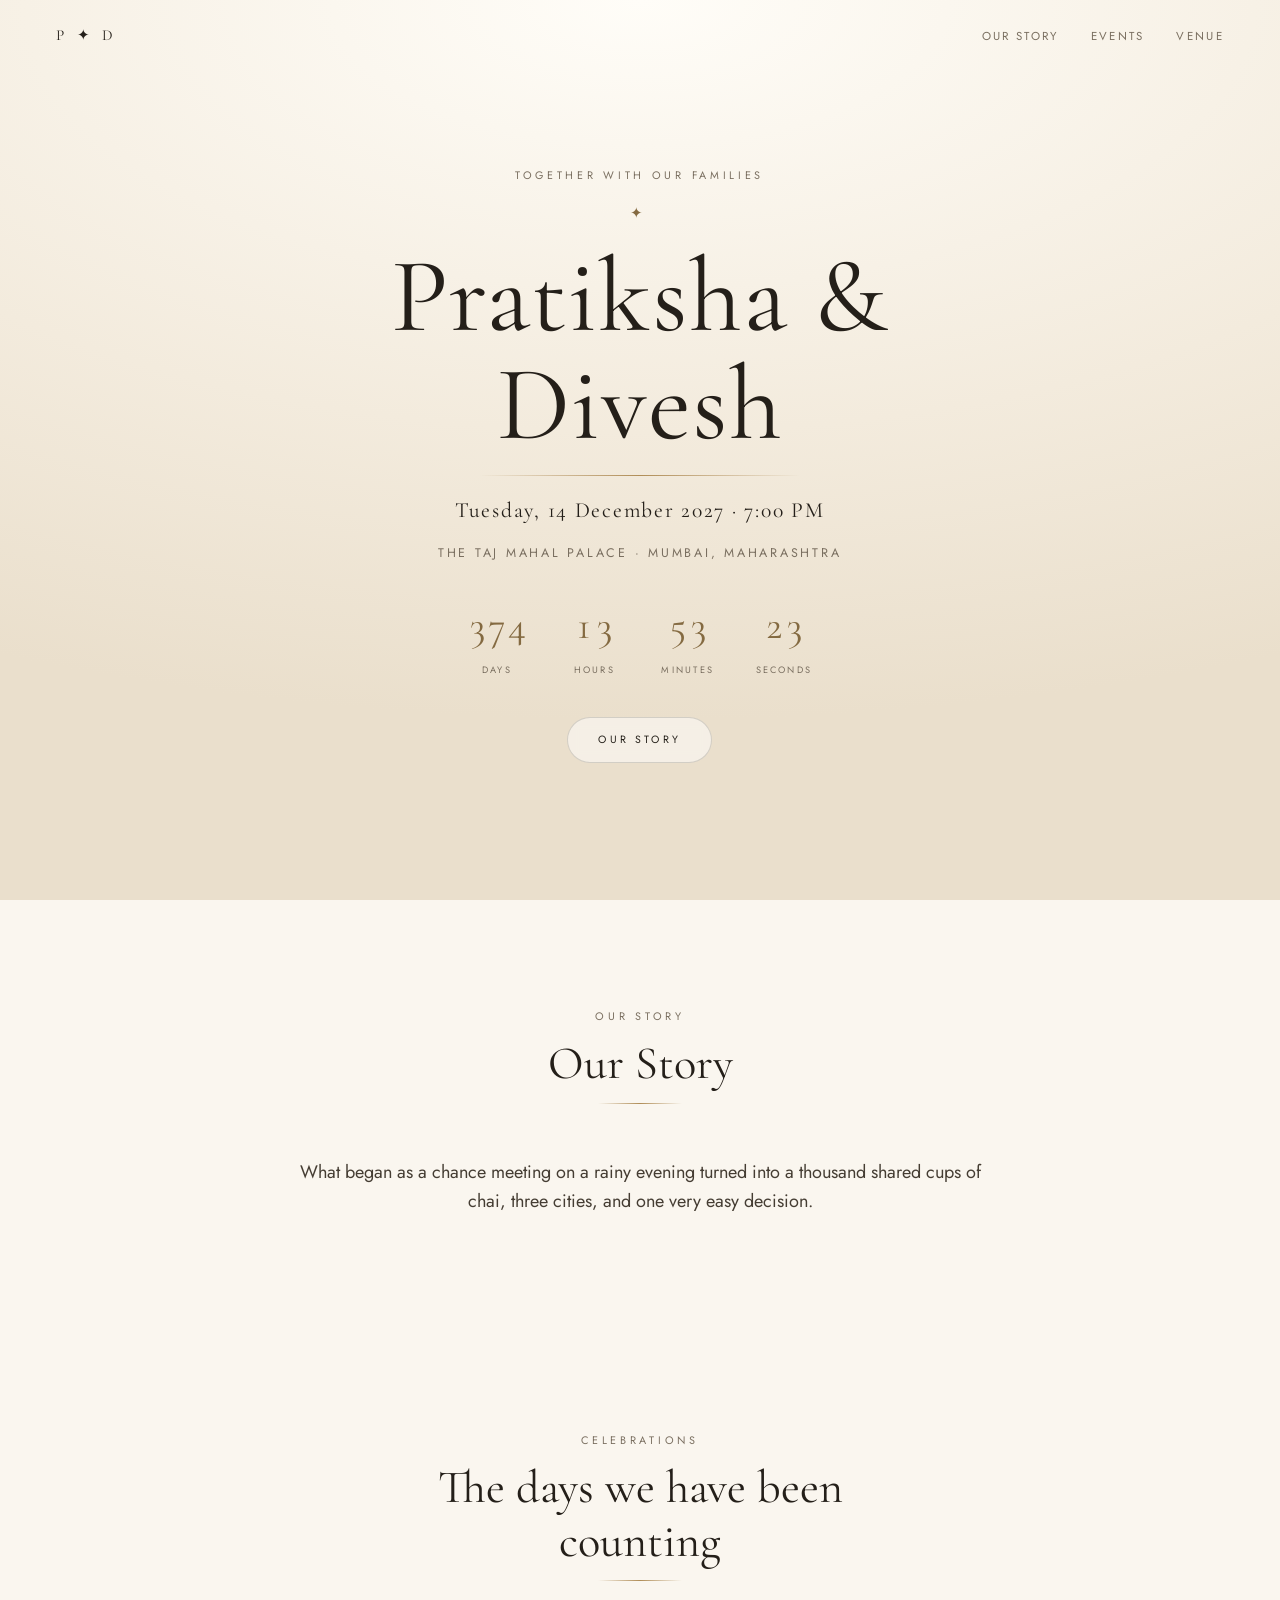
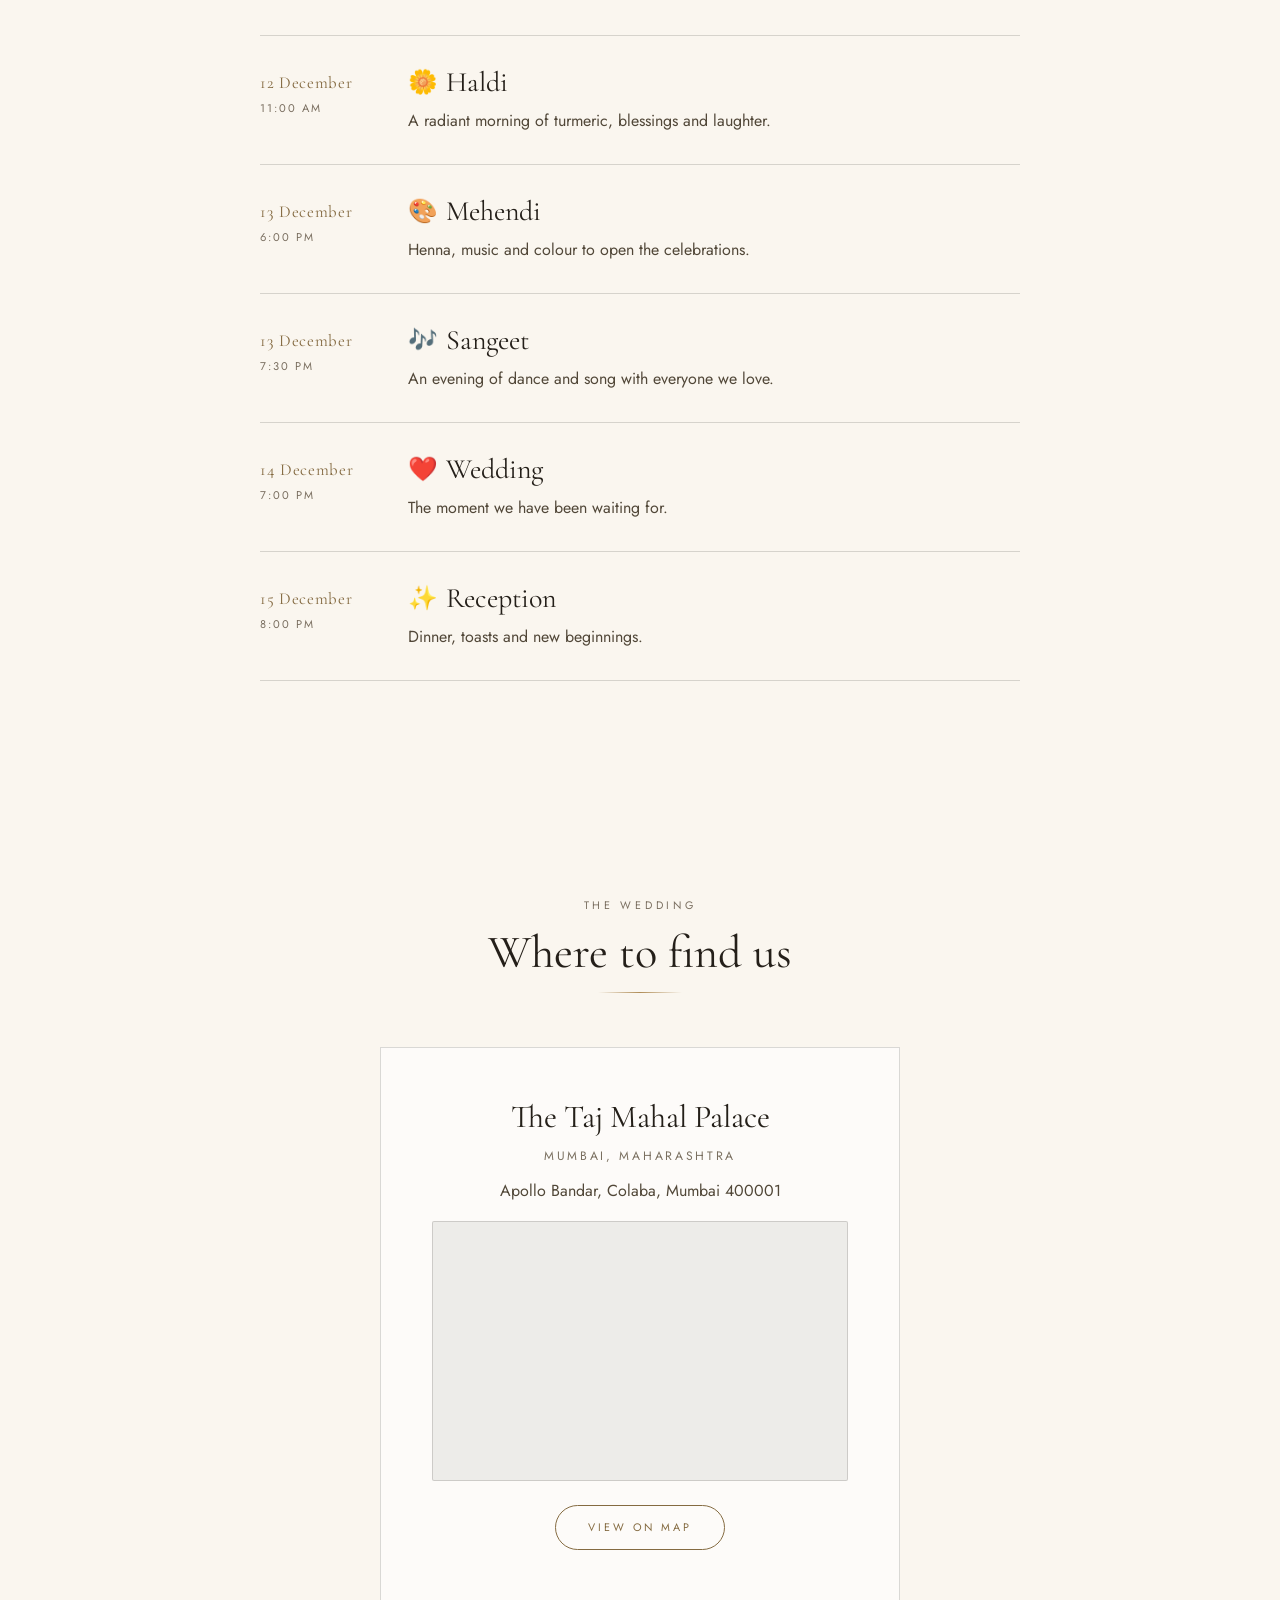
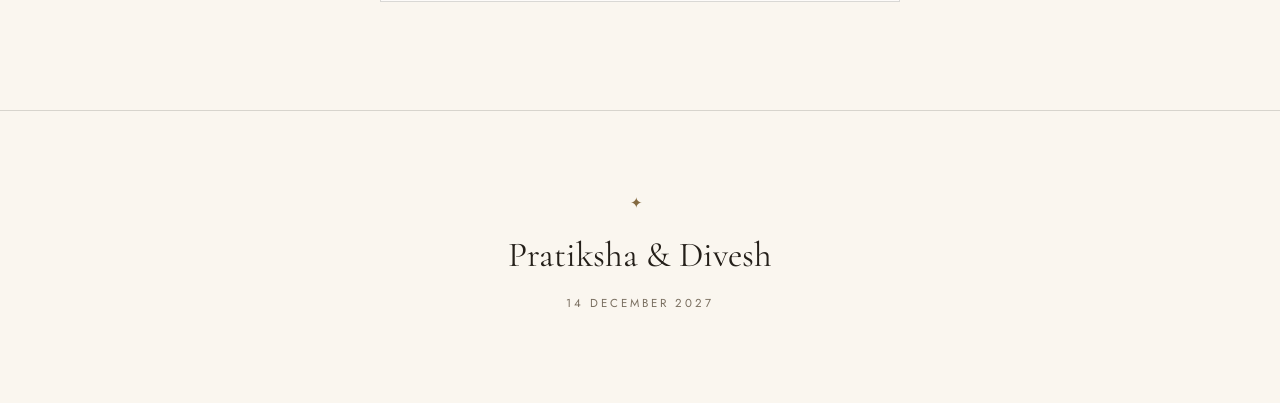
<file: weddings/pratiksha-divesh-yuy8tq/index.html>
<!doctype html>
<html lang="en">
<head>
<meta charset="utf-8">
<meta name="viewport" content="width=device-width, initial-scale=1, viewport-fit=cover">
<title>Pratiksha &amp; Divesh · Wedding</title>
<meta name="description" content="Pratiksha &amp; Divesh are getting married. 14 December 2027 The Taj Mahal Palace · Mumbai, Maharashtra">
<meta name="tu-build" content="4d1ab44e0d16a851">
<meta name="theme-color" content="#b08d57">
<meta property="og:type" content="website">
<meta property="og:title" content="Pratiksha &amp; Divesh">
<meta property="og:description" content="Pratiksha &amp; Divesh are getting married. 14 December 2027 The Taj Mahal Palace · Mumbai, Maharashtra">
<meta property="og:url" content="https://timelessunion.github.io/weddings/pratiksha-divesh-yuy8tq/">

<meta name="twitter:card" content="summary">
<link rel="icon" href="data:image/svg+xml,%3Csvg%20xmlns%3D%22http%3A%2F%2Fwww.w3.org%2F2000%2Fsvg%22%20viewBox%3D%220%200%2032%2032%22%3E%3Crect%20width%3D%2232%22%20height%3D%2232%22%20rx%3D%228%22%20fill%3D%22%23fff%22%2F%3E%3Cpath%20d%3D%22M16%2025c-4.2-3-7-5.6-7-9a4%204%200%200%201%207-2.6A4%204%200%200%201%2023%2016c0%203.4-2.8%206-7%209z%22%20fill%3D%22%23b08d57%22%2F%3E%3C%2Fsvg%3E">
<link rel="preconnect" href="https://fonts.googleapis.com">
<link rel="preconnect" href="https://fonts.gstatic.com" crossorigin>
<link rel="stylesheet" href="https://fonts.googleapis.com/css2?family=Cormorant+Garamond:ital,wght@0,300;0,400;0,500;0,600;1,300;1,400&amp;family=Jost:wght@300;400;500;600&amp;display=swap">
<style>
*, *::before, *::after { box-sizing: border-box; }
html { -webkit-text-size-adjust: 100%; scroll-behavior: smooth; }
@media (prefers-reduced-motion: reduce) { html { scroll-behavior: auto; } }
body { margin: 0; }

.wsite {
  --accent: #b08d57;
  --font-display: Georgia, serif;
  --font-body: system-ui, sans-serif;
  font-family: var(--font-body);
  color: var(--ink, #1d1a17);
  background: var(--bg, #fff);
  overflow-x: hidden;
  line-height: 1.6;
  -webkit-font-smoothing: antialiased;
}
.wsite img { max-width: 100%; display: block; }
.wsite h1, .wsite h2, .wsite h3, .wsite h4 { margin: 0; font-weight: 400; line-height: 1.15; }
.wsite p { margin: 0; }
.wsite ul, .wsite ol { margin: 0; padding: 0; list-style: none; }
.wsite a { color: inherit; }
.wsite button { font: inherit; color: inherit; }
.wsite :focus-visible { outline: 2px solid var(--accent); outline-offset: 3px; }

/* ── Scroll reveal ─────────────────────────────────────────── */
.wsite [data-reveal] {
  opacity: 0;
  transform: translateY(22px);
  transition: opacity .9s cubic-bezier(.2,.7,.3,1), transform .9s cubic-bezier(.2,.7,.3,1);
  will-change: opacity, transform;
}
.wsite [data-reveal].is-visible { opacity: 1; transform: none; }
.wsite.is-static [data-reveal] { opacity: 1; transform: none; }
@media (prefers-reduced-motion: reduce) {
  .wsite [data-reveal] { opacity: 1; transform: none; transition: none; }
}

/* ── Gallery lightbox (injected by the runtime) ─────────────── */
.w-lightbox {
  position: fixed; inset: 0; z-index: 999;
  background: rgba(12,9,10,.94);
  display: flex; align-items: center; justify-content: center;
  padding: 3.2rem 1rem;
  opacity: 0; pointer-events: none; transition: opacity .28s ease;
}
.w-lightbox.is-open { opacity: 1; pointer-events: auto; }
.w-lightbox img {
  max-width: min(100%, 1100px); max-height: 100%;
  object-fit: contain; border-radius: 4px;
  box-shadow: 0 30px 80px rgba(0,0,0,.5);
}
.w-lightbox button {
  position: absolute; background: rgba(255,255,255,.1);
  border: 1px solid rgba(255,255,255,.28); color: #fff;
  width: 46px; height: 46px; border-radius: 50%;
  cursor: pointer; font-size: 1.3rem; line-height: 1;
  display: flex; align-items: center; justify-content: center;
  backdrop-filter: blur(6px); transition: background .2s ease;
}
.w-lightbox button:hover { background: rgba(255,255,255,.22); }
.w-lightbox .w-lb-close { top: 1rem; right: 1rem; }
.w-lightbox .w-lb-prev { left: 1rem; }
.w-lightbox .w-lb-next { right: 1rem; }
@media (max-width: 640px) {
  .w-lightbox { padding: 4.5rem .6rem; }
  .w-lightbox .w-lb-prev { left: .5rem; }
  .w-lightbox .w-lb-next { right: .5rem; }
}

/* ── Music button ──────────────────────────────────────────── */
.w-music {
  position: fixed; right: 1rem; bottom: 1rem; z-index: 60;
  display: inline-flex; align-items: center; gap: .55rem;
  padding: .7rem 1.05rem; border-radius: 999px;
  border: 1px solid var(--accent);
  background: var(--music-bg, rgba(255,255,255,.9));
  color: var(--music-fg, inherit);
  cursor: pointer; letter-spacing: .06em;
  font-size: .74rem; text-transform: uppercase;
  box-shadow: 0 10px 30px rgba(0,0,0,.18);
  backdrop-filter: blur(10px);
  transition: transform .2s ease;
}
.w-music:hover { transform: translateY(-2px); }
.w-music .w-music-bars { display: inline-flex; align-items: flex-end; gap: 2px; height: 12px; }
.w-music .w-music-bars i { width: 2px; height: 4px; background: currentColor; display: block; }
.w-music.is-playing .w-music-bars i { animation: w-eq .9s ease-in-out infinite; }
.w-music.is-playing .w-music-bars i:nth-child(2) { animation-delay: .15s; }
.w-music.is-playing .w-music-bars i:nth-child(3) { animation-delay: .3s; }
@keyframes w-eq { 0%,100% { height: 4px; } 50% { height: 12px; } }
@media (max-width: 640px) { .w-music { right: .7rem; bottom: .7rem; padding: .6rem .9rem; } }

/* Shared visually-hidden helper */
.w-sr { position: absolute; width: 1px; height: 1px; overflow: hidden; clip: rect(0 0 0 0); white-space: nowrap; }

/* ── Swipeable gallery ─────────────────────────────────────── */
.wsite .w-gallery { position: relative; }
.wsite .w-gal-track {
  display: flex;
  gap: var(--gal-gap, 12px);
  overflow-x: auto;
  scroll-snap-type: x mandatory;
  -webkit-overflow-scrolling: touch;
  scroll-behavior: smooth;
  scrollbar-width: none;
  padding: 2px var(--gal-edge, 0px) 2px;
  scroll-padding-left: var(--gal-edge, 0px);
}
.wsite .w-gal-track::-webkit-scrollbar { display: none; }
@media (prefers-reduced-motion: reduce) { .wsite .w-gal-track { scroll-behavior: auto; } }

.wsite .w-gal-slide {
  flex: 0 0 var(--gal-slide, 78%);
  scroll-snap-align: center;
  border: 0; padding: 0; margin: 0;
  background: none; cursor: zoom-in;
  overflow: hidden;
  border-radius: var(--gal-radius, 4px);
  display: block;
}
.wsite .w-gal-slide img {
  width: 100%;
  aspect-ratio: var(--gal-ratio, 4 / 5);
  object-fit: cover;
  transition: transform .8s cubic-bezier(.2,.7,.3,1);
}
.wsite .w-gal-slide:hover img { transform: scale(1.04); }

.wsite .w-gal-nav {
  position: absolute; top: calc(50% - 1.2rem);
  transform: translateY(-50%);
  z-index: 3;
  width: 42px; height: 42px; border-radius: 50%;
  display: none; align-items: center; justify-content: center;
  cursor: pointer; font-size: 1.5rem; line-height: 1;
  border: 1px solid var(--accent);
  background: var(--gal-nav-bg, rgba(255,255,255,.92));
  color: var(--gal-nav-fg, var(--accent-ink));
  box-shadow: 0 8px 24px rgba(0,0,0,.16);
  transition: transform .2s ease, background .2s ease;
}
.wsite .w-gal-nav:hover { transform: translateY(-50%) scale(1.06); }
.wsite .w-gal-prev { left: -14px; }
.wsite .w-gal-next { right: -14px; }
.wsite .w-gal-nav span { display: block; margin-top: -3px; }

.wsite .w-gal-hint {
  margin-top: .9rem; text-align: center;
  font-size: .64rem; letter-spacing: .22em;
  text-transform: uppercase;
  color: var(--muted);
}

@media (min-width: 700px) {
  .wsite .w-gallery { --gal-slide: 32%; }
  .wsite .w-gal-nav { display: flex; }
  .wsite .w-gal-hint { display: none; }
}
@media (min-width: 1100px) {
  .wsite .w-gallery { --gal-slide: 24%; }
}

/* ── Venue map ─────────────────────────────────────────────── */
.wsite .w-map {
  width: 100%;
  aspect-ratio: 16 / 10;
  overflow: hidden;
  border-radius: var(--map-radius, 10px);
  border: 1px solid var(--map-border, var(--line, rgba(0,0,0,.12)));
  background: rgba(127,127,127,.12);
}
.wsite .w-map iframe {
  width: 100%; height: 100%;
  border: 0; display: block;
}


.tpl-elegant {
  --bg: #faf6ef;
  --ink: #241f19;
  --muted: #7a6f60;
  --line: rgba(36,31,25,.16);
  --music-bg: rgba(250,246,239,.92);
  background: var(--bg);
  font-family: var(--font-body);
}

/* ── Hero ───────────────────────────────────────────────── */
.tpl-elegant .el-hero {
  position: relative;
  min-height: 100svh;
  display: flex;
  flex-direction: column;
  overflow: hidden;
  background: #efe7da;
}
.tpl-elegant .el-hero-bg { position: absolute; inset: 0; }
.tpl-elegant .el-hero-bg img {
  width: 100%; height: 100%;
  object-fit: cover;
  filter: saturate(.82) contrast(1.02);
  animation: el-drift 26s ease-in-out infinite alternate;
}
@keyframes el-drift { from { transform: scale(1.04); } to { transform: scale(1.12) translateY(-1.2%); } }
@media (prefers-reduced-motion: reduce) { .tpl-elegant .el-hero-bg img { animation: none; } }

.tpl-elegant .el-hero-veil {
  position: absolute; inset: 0;
  background:
    linear-gradient(to bottom, rgba(250,246,239,.72) 0%, rgba(250,246,239,.5) 38%, rgba(250,246,239,.9) 100%);
}
.tpl-elegant .el-hero:not(:has(.el-hero-bg)) .el-hero-veil {
  background: radial-gradient(120% 80% at 50% 0%, #fffdf8 0%, #f3ebdd 60%, #eadfcc 100%);
}

.tpl-elegant .el-topbar {
  position: relative; z-index: 5;
  display: flex; align-items: center; justify-content: space-between;
  padding: 1.4rem clamp(1.1rem, 5vw, 3.5rem);
}
.tpl-elegant .el-brand {
  font-family: var(--font-display);
  letter-spacing: .28em;
  font-size: .95rem;
  text-decoration: none;
  color: var(--ink);
}
.tpl-elegant .el-nav ul { display: flex; gap: 2rem; }
.tpl-elegant .el-nav a {
  text-decoration: none;
  font-size: .72rem;
  letter-spacing: .2em;
  text-transform: uppercase;
  color: var(--muted);
  padding-bottom: 3px;
  border-bottom: 1px solid transparent;
  transition: color .25s ease, border-color .25s ease;
}
.tpl-elegant .el-nav a:hover { color: var(--accent-ink); border-color: var(--accent-ink); }
.tpl-elegant .w-nav-toggle { display: none; }

.tpl-elegant .el-hero-inner {
  position: relative; z-index: 4;
  flex: 1;
  display: flex; flex-direction: column;
  align-items: center; justify-content: center;
  text-align: center;
  padding: 2rem clamp(1.1rem, 5vw, 3rem) clamp(2.5rem, 8vh, 5rem);
  gap: 1.05rem;
}
.tpl-elegant .el-eyebrow {
  font-size: .68rem;
  letter-spacing: .34em;
  text-transform: uppercase;
  color: var(--muted);
}
.tpl-elegant .el-flourish { color: var(--accent-ink); font-size: .95rem; letter-spacing: .5em; }
.tpl-elegant .el-names {
  font-family: var(--font-display);
  font-size: clamp(2.9rem, 11vw, 6.6rem);
  line-height: 1.02;
  letter-spacing: .01em;
  max-width: 14ch;
  overflow-wrap: break-word;
}
.tpl-elegant .el-rule {
  width: min(320px, 55vw); height: 1px;
  background: linear-gradient(to right, transparent, var(--accent), transparent);
}
.tpl-elegant .el-rule-sm { width: 84px; }
.tpl-elegant .el-date {
  font-family: var(--font-display);
  font-size: clamp(1rem, 3.2vw, 1.35rem);
  letter-spacing: .08em;
}
.tpl-elegant .el-place {
  font-size: .78rem; letter-spacing: .22em;
  text-transform: uppercase; color: var(--muted);
}

.tpl-elegant .el-countdown {
  display: flex; gap: clamp(1rem, 5vw, 2.6rem);
  margin-top: .8rem;
}
.tpl-elegant .el-cd-unit { display: flex; flex-direction: column; gap: .35rem; min-width: 3.2rem; }
.tpl-elegant .el-cd-value {
  font-family: var(--font-display);
  font-size: clamp(1.6rem, 5.5vw, 2.5rem);
  font-variant-numeric: tabular-nums;
  color: var(--accent-ink);
}
.tpl-elegant .el-cd-label {
  font-size: .58rem; letter-spacing: .24em;
  text-transform: uppercase; color: var(--muted);
}
.tpl-elegant .el-cd-message {
  font-family: var(--font-display);
  font-size: 1.25rem; color: var(--accent-ink);
}

.tpl-elegant .el-scroll {
  margin-top: 1.4rem;
  text-decoration: none;
  font-size: .66rem; letter-spacing: .3em; text-transform: uppercase;
  color: var(--ink);
  border: 1px solid var(--line);
  padding: .85rem 1.9rem;
  border-radius: 999px;
  background: rgba(255,255,255,.5);
  backdrop-filter: blur(6px);
  transition: background .3s ease, border-color .3s ease, color .3s ease;
}
.tpl-elegant .el-scroll:hover { background: var(--accent-ink); border-color: var(--accent-ink); color: #fff; }

/* ── Sections ───────────────────────────────────────────── */
.tpl-elegant .el-section {
  padding: clamp(4rem, 12vh, 8rem) clamp(1.2rem, 6vw, 4rem);
  max-width: 1080px;
  margin: 0 auto;
}
.tpl-elegant .el-head { text-align: center; display: grid; justify-items: center; gap: .75rem; margin-bottom: clamp(2.2rem, 6vh, 3.6rem); }
.tpl-elegant .el-head h2 {
  font-family: var(--font-display);
  font-size: clamp(1.7rem, 5.5vw, 2.9rem);
  max-width: 20ch;
}

.tpl-elegant .el-story-text {
  max-width: 62ch; margin: 0 auto;
  text-align: center;
  font-size: clamp(1rem, 2.6vw, 1.13rem);
  color: #453d33;
  white-space: pre-line;
}
.tpl-elegant .el-milestones {
  margin-top: 3rem;
  display: grid; gap: 1.6rem;
  max-width: 640px; margin-inline: auto;
}
.tpl-elegant .el-milestones li {
  border-left: 1px solid var(--line);
  padding: .2rem 0 .2rem 1.5rem;
  position: relative;
}
.tpl-elegant .el-milestones li::before {
  content: ""; position: absolute; left: -4px; top: .65rem;
  width: 7px; height: 7px; border-radius: 50%; background: var(--accent);
}
.tpl-elegant .el-milestones h3 { font-family: var(--font-display); font-size: 1.2rem; margin-bottom: .25rem; }
.tpl-elegant .el-milestones p { color: var(--muted); }

/* Events */
.tpl-elegant .el-event-list { display: grid; gap: 0; max-width: 760px; margin: 0 auto; }
.tpl-elegant .el-event {
  display: grid;
  grid-template-columns: 122px 1fr;
  gap: 1.6rem;
  padding: 1.9rem 0;
  border-top: 1px solid var(--line);
  align-items: start;
}
.tpl-elegant .el-event:last-child { border-bottom: 1px solid var(--line); }
.tpl-elegant .el-event-when { display: grid; gap: .2rem; padding-top: .2rem; }
.tpl-elegant .el-event-date {
  font-family: var(--font-display);
  font-size: 1.05rem; color: var(--accent-ink); letter-spacing: .04em;
}
.tpl-elegant .el-event-time { font-size: .7rem; letter-spacing: .18em; text-transform: uppercase; color: var(--muted); }
.tpl-elegant .el-event-body h3 {
  font-family: var(--font-display);
  font-size: clamp(1.3rem, 4vw, 1.75rem);
  display: flex; align-items: center; gap: .55rem;
}
.tpl-elegant .el-event-emoji { font-size: .85em; }
.tpl-elegant .el-event-where { margin-top: .3rem; font-size: .78rem; letter-spacing: .12em; text-transform: uppercase; color: var(--muted); }
.tpl-elegant .el-event-desc { margin-top: .6rem; color: #514738; }

/* Gallery */
.tpl-elegant .w-gallery {
  --gal-slide: 74%;
  --gal-ratio: 4 / 5;
  --gal-radius: 2px;
  --gal-gap: 12px;
  --gal-nav-bg: rgba(250,246,239,.95);
}
.tpl-elegant .w-gal-slide img { filter: saturate(.9); }
.tpl-elegant .w-gal-slide:hover img { filter: saturate(1); }
@media (min-width: 700px) { .tpl-elegant .w-gallery { --gal-slide: 31%; } }

/* Venue map */
.tpl-elegant .w-map { --map-radius: 2px; --map-border: var(--line); margin-top: .4rem; }


/* Venue + RSVP */
.tpl-elegant .el-venue-card,
.tpl-elegant .el-rsvp-inner {
  text-align: center;
  max-width: 520px; margin: 0 auto;
  border: 1px solid var(--line);
  padding: clamp(2rem, 6vw, 3.2rem);
  background: rgba(255,255,255,.6);
  display: grid; gap: .7rem; justify-items: center;
}
.tpl-elegant .el-venue-card h3 { font-family: var(--font-display); font-size: clamp(1.4rem, 4.5vw, 2rem); }
.tpl-elegant .el-venue-city { font-size: .76rem; letter-spacing: .22em; text-transform: uppercase; color: var(--muted); }
.tpl-elegant .el-venue-address { color: #514738; max-width: 34ch; }
.tpl-elegant .el-rsvp-inner p { color: #514738; max-width: 34ch; }

.tpl-elegant .el-btn {
  margin-top: .8rem;
  display: inline-block; text-decoration: none;
  border: 1px solid var(--accent-ink); color: var(--accent-ink);
  padding: .8rem 2rem; border-radius: 999px;
  font-size: .68rem; letter-spacing: .26em; text-transform: uppercase;
  transition: background .3s ease, color .3s ease;
}
.tpl-elegant .el-btn:hover { background: var(--accent-ink); color: #fff; }
.tpl-elegant .el-btn-solid { background: var(--accent-ink); color: #fff; }
.tpl-elegant .el-btn-solid:hover { filter: brightness(1.08); }

/* Family */
.tpl-elegant .el-family-grid {
  display: grid; gap: 1.4rem;
  grid-template-columns: repeat(auto-fit, minmax(240px, 1fr));
  max-width: 720px; margin: 0 auto;
}
.tpl-elegant .el-family-card {
  text-align: center; padding: 2rem 1.4rem;
  border: 1px solid var(--line);
  display: grid; gap: .4rem;
  background: rgba(255,255,255,.55);
}
.tpl-elegant .el-family-card h3 {
  font-family: var(--font-display); font-size: 1.35rem;
  margin-bottom: .5rem; color: var(--accent-ink);
}
.tpl-elegant .el-family-card p { color: #514738; }

/* Footer */
.tpl-elegant .el-footer {
  text-align: center;
  padding: clamp(3rem, 9vh, 5rem) 1.5rem clamp(4.5rem, 10vh, 6rem);
  border-top: 1px solid var(--line);
  display: grid; gap: .7rem; justify-items: center;
}
.tpl-elegant .el-footer-names { font-family: var(--font-display); font-size: clamp(1.5rem, 5vw, 2.2rem); }
.tpl-elegant .el-footer-date { font-size: .72rem; letter-spacing: .26em; text-transform: uppercase; color: var(--muted); }

/* ── Mobile ─────────────────────────────────────────────── */
@media (max-width: 780px) {
  .tpl-elegant .w-nav-toggle {
    display: flex; flex-direction: column; justify-content: center; gap: 4px;
    width: 40px; height: 40px; padding: 0 9px;
    background: rgba(255,255,255,.6); border: 1px solid var(--line);
    border-radius: 10px; cursor: pointer;
  }
  .tpl-elegant .w-nav-toggle span { display: block; height: 1px; background: var(--ink); }
  .tpl-elegant .el-nav {
    position: absolute; top: 100%; right: clamp(1.1rem, 5vw, 3.5rem);
    background: rgba(252,249,243,.97);
    border: 1px solid var(--line);
    border-radius: 12px;
    padding: .6rem 0;
    min-width: 190px;
    box-shadow: 0 20px 50px rgba(36,31,25,.14);
    opacity: 0; visibility: hidden; transform: translateY(-6px);
    transition: opacity .22s ease, transform .22s ease, visibility .22s;
  }
  .tpl-elegant .el-nav.is-open { opacity: 1; visibility: visible; transform: none; }
  .tpl-elegant .el-nav ul { flex-direction: column; gap: 0; }
  .tpl-elegant .el-nav a { display: block; padding: .75rem 1.3rem; border: 0; }
  .tpl-elegant .el-topbar { position: relative; }
  .tpl-elegant .el-event { grid-template-columns: 1fr; gap: .5rem; }
  .tpl-elegant .el-event-when { display: flex; gap: .8rem; align-items: baseline; }
  .tpl-elegant .el-countdown { gap: 1.1rem; }
  .tpl-elegant .el-section { padding: clamp(3rem, 8vh, 4.5rem) clamp(1.2rem, 6vw, 4rem); }
}

.wsite {
      --accent: #b08d57;
      --accent-ink: #846a41;
      --font-display: "Cormorant Garamond", Georgia, serif;
      --font-body: "Jost", "Helvetica Neue", sans-serif;
    }</style>
</head>
<body>
<div class="wsite tpl-elegant"><header class="el-hero" id="top"><div class="el-hero-veil" aria-hidden="true"></div><div class="el-topbar"><a class="el-brand" href="#top">P ✦ D</a><button type="button" class="w-nav-toggle" data-nav-toggle="" aria-expanded="false" aria-label="Menu"><span></span><span></span><span></span></button><nav class="el-nav" data-nav=""><ul><li><a href="#story">Our Story</a></li><li><a href="#events">Events</a></li><li><a href="#venue">Venue</a></li></ul></nav></div><div class="el-hero-inner"><p class="el-eyebrow" data-reveal="">Together with our families</p><div class="el-flourish" data-reveal="" aria-hidden="true">✦</div><h1 class="el-names" data-reveal="">Pratiksha &amp; Divesh</h1><div class="el-rule" data-reveal="" aria-hidden="true"></div><p class="el-date" data-reveal="">Tuesday, 14 December 2027<span> · 7:00 PM</span></p><p class="el-place" data-reveal="">The Taj Mahal Palace · Mumbai, Maharashtra</p><div class="el-countdown" data-reveal="" data-countdown="" data-date="2027-12-14" data-time="19:00"><div class="el-cd-unit"><span class="el-cd-value" data-unit="days">462</span><span class="el-cd-label">Days</span></div><div class="el-cd-unit"><span class="el-cd-value" data-unit="hours">05</span><span class="el-cd-label">Hours</span></div><div class="el-cd-unit"><span class="el-cd-value" data-unit="minutes">25</span><span class="el-cd-label">Minutes</span></div><div class="el-cd-unit"><span class="el-cd-value" data-unit="seconds">46</span><span class="el-cd-label">Seconds</span></div></div><a class="el-scroll" href="#story" data-reveal="">Our Story</a></div></header><main><section class="el-section el-story" id="story"><div class="el-head" data-reveal=""><p class="el-eyebrow">Our Story</p><h2>Our Story</h2><div class="el-rule el-rule-sm" aria-hidden="true"></div></div><p class="el-story-text" data-reveal="">What began as a chance meeting on a rainy evening turned into a thousand shared cups of chai, three cities, and one very easy decision.</p></section><section class="el-section el-events" id="events"><div class="el-head" data-reveal=""><p class="el-eyebrow">Celebrations</p><h2>The days we have been counting</h2><div class="el-rule el-rule-sm" aria-hidden="true"></div></div><ol class="el-event-list"><li class="el-event" data-reveal=""><div class="el-event-when"><span class="el-event-date">12 December</span><span class="el-event-time">11:00 AM</span></div><div class="el-event-body"><h3><span class="el-event-emoji">🌼</span>Haldi</h3><p class="el-event-desc">A radiant morning of turmeric, blessings and laughter.</p></div></li><li class="el-event" data-reveal=""><div class="el-event-when"><span class="el-event-date">13 December</span><span class="el-event-time">6:00 PM</span></div><div class="el-event-body"><h3><span class="el-event-emoji">🎨</span>Mehendi</h3><p class="el-event-desc">Henna, music and colour to open the celebrations.</p></div></li><li class="el-event" data-reveal=""><div class="el-event-when"><span class="el-event-date">13 December</span><span class="el-event-time">7:30 PM</span></div><div class="el-event-body"><h3><span class="el-event-emoji">🎶</span>Sangeet</h3><p class="el-event-desc">An evening of dance and song with everyone we love.</p></div></li><li class="el-event" data-reveal=""><div class="el-event-when"><span class="el-event-date">14 December</span><span class="el-event-time">7:00 PM</span></div><div class="el-event-body"><h3><span class="el-event-emoji">❤️</span>Wedding</h3><p class="el-event-desc">The moment we have been waiting for.</p></div></li><li class="el-event" data-reveal=""><div class="el-event-when"><span class="el-event-date">15 December</span><span class="el-event-time">8:00 PM</span></div><div class="el-event-body"><h3><span class="el-event-emoji">✨</span>Reception</h3><p class="el-event-desc">Dinner, toasts and new beginnings.</p></div></li></ol></section><section class="el-section el-venue" id="venue"><div class="el-head" data-reveal=""><p class="el-eyebrow">The Wedding</p><h2>Where to find us</h2><div class="el-rule el-rule-sm" aria-hidden="true"></div></div><div class="el-venue-card" data-reveal=""><h3>The Taj Mahal Palace</h3><p class="el-venue-city">Mumbai, Maharashtra</p><p class="el-venue-address">Apollo Bandar, Colaba, Mumbai 400001</p><div class="w-map"><iframe src="https://www.google.com/maps/embed?pb=!1m3!2m1!1sThe+Taj+Mahal+Palace%2C+Apollo+Bandar%2C+Colaba%2C+Mumbai+400001%2C+Mumbai%2C+Maharashtra!6i15" title="Map of The Taj Mahal Palace" loading="lazy" referrerPolicy="no-referrer-when-downgrade"></iframe></div><a class="el-btn" href="https://www.google.com/maps/search/?api=1&amp;query=The%20Taj%20Mahal%20Palace%2C%20Apollo%20Bandar%2C%20Colaba%2C%20Mumbai%20400001%2C%20Mumbai%2C%20Maharashtra" target="_blank" rel="noopener noreferrer">View on Map</a></div></section></main><footer class="el-footer"><div class="el-flourish" aria-hidden="true">✦</div><p class="el-footer-names">Pratiksha &amp; Divesh</p><p class="el-footer-date">14 December 2027</p></footer></div>
<script>
(function () {
  "use strict";
  var PREVIEW = !!window.__WEDDING_PREVIEW__;
  var reduceMotion = window.matchMedia && window.matchMedia("(prefers-reduced-motion: reduce)").matches;

  /* ── Reveal on scroll ─────────────────────────────────── */
  var seen = new WeakSet();
  var io = null;
  if ("IntersectionObserver" in window && !reduceMotion) {
    io = new IntersectionObserver(function (entries) {
      entries.forEach(function (entry) {
        if (entry.isIntersecting) {
          entry.target.classList.add("is-visible");
          io.unobserve(entry.target);
        }
      });
    }, { rootMargin: "0px 0px -8% 0px", threshold: 0.08 });
  }

  function scanReveals() {
    var nodes = document.querySelectorAll("[data-reveal]");
    for (var i = 0; i < nodes.length; i++) {
      var el = nodes[i];
      if (seen.has(el)) continue;
      seen.add(el);
      if (!io) { el.classList.add("is-visible"); continue; }
      var box = el.getBoundingClientRect();
      if (box.top < window.innerHeight * 0.92) el.classList.add("is-visible");
      else io.observe(el);
    }
  }

  /* ── Countdown ────────────────────────────────────────── */
  function tickCountdowns() {
    var nodes = document.querySelectorAll("[data-countdown]");
    for (var i = 0; i < nodes.length; i++) {
      var root = nodes[i];
      var date = root.getAttribute("data-date");
      if (!date) continue;
      var parts = date.split("-");
      var time = (root.getAttribute("data-time") || "").split(":");
      var target = new Date(+parts[0], +parts[1] - 1, +parts[2],
        time.length === 2 ? +time[0] : 12, time.length === 2 ? +time[1] : 0, 0, 0);
      var now = new Date();
      var startToday = new Date(now.getFullYear(), now.getMonth(), now.getDate()).getTime();
      var startTarget = new Date(target.getFullYear(), target.getMonth(), target.getDate()).getTime();
      var days = Math.round((startTarget - startToday) / 86400000);
      if (days < 0) continue;
      var diff = target.getTime() - now.getTime();
      set(root, "days", days);
      set(root, "hours", Math.max(0, Math.floor(diff / 3600000) % 24));
      set(root, "minutes", Math.max(0, Math.floor(diff / 60000) % 60));
      set(root, "seconds", Math.max(0, Math.floor(diff / 1000) % 60));
    }
  }
  function set(root, unit, value) {
    var el = root.querySelector('[data-unit="' + unit + '"]');
    if (el) {
      var text = value < 10 ? "0" + value : String(value);
      if (el.textContent !== text) el.textContent = text;
    }
  }

  /* ── Gallery lightbox ─────────────────────────────────── */
  var lb = null, lbImg = null, lbSources = [], lbIndex = 0;

  function buildLightbox() {
    if (lb) return;
    lb = document.createElement("div");
    lb.className = "w-lightbox";
    lb.setAttribute("role", "dialog");
    lb.setAttribute("aria-modal", "true");
    lb.setAttribute("aria-label", "Photo viewer");
    lb.innerHTML =
      '<button type="button" class="w-lb-close" aria-label="Close">&#10005;</button>' +
      '<button type="button" class="w-lb-prev" aria-label="Previous photo">&#8249;</button>' +
      '<img alt="" />' +
      '<button type="button" class="w-lb-next" aria-label="Next photo">&#8250;</button>';
    document.body.appendChild(lb);
    lbImg = lb.querySelector("img");
    lb.querySelector(".w-lb-close").addEventListener("click", closeLightbox);
    lb.querySelector(".w-lb-prev").addEventListener("click", function (e) { e.stopPropagation(); step(-1); });
    lb.querySelector(".w-lb-next").addEventListener("click", function (e) { e.stopPropagation(); step(1); });
    lb.addEventListener("click", function (e) { if (e.target === lb || e.target === lbImg) closeLightbox(); });
  }

  function openLightbox(trigger) {
    buildLightbox();
    var scope = trigger.closest("[data-gallery]") || document;
    var items = scope.querySelectorAll("[data-lightbox]");
    lbSources = [];
    lbIndex = 0;
    for (var i = 0; i < items.length; i++) {
      lbSources.push(items[i].getAttribute("data-lightbox"));
      if (items[i] === trigger) lbIndex = i;
    }
    show();
    lb.classList.add("is-open");
    document.body.style.overflow = "hidden";
  }

  function show() {
    if (lbImg && lbSources[lbIndex]) lbImg.src = lbSources[lbIndex];
  }
  function step(delta) {
    if (!lbSources.length) return;
    lbIndex = (lbIndex + delta + lbSources.length) % lbSources.length;
    show();
  }
  function closeLightbox() {
    if (!lb) return;
    lb.classList.remove("is-open");
    document.body.style.overflow = "";
  }

  /* ── Gallery arrows ───────────────────────────────────── */
  function stepGallery(button, direction) {
    var gallery = button.closest("[data-gallery]");
    var track = gallery && gallery.querySelector("[data-gallery-track]");
    if (!track) return;
    var slide = track.querySelector(".w-gal-slide");
    var step = slide ? slide.getBoundingClientRect().width + 12 : track.clientWidth * 0.8;
    var atEnd = direction > 0 && track.scrollLeft + track.clientWidth >= track.scrollWidth - 4;
    var atStart = direction < 0 && track.scrollLeft <= 4;
    /* Wrap around, so the arrows never feel dead at either end. */
    if (atEnd) track.scrollTo({ left: 0 });
    else if (atStart) track.scrollTo({ left: track.scrollWidth });
    else track.scrollBy({ left: step * direction });
  }

  /* ── Background music ─────────────────────────────────── */
  var audio = null;

  function toggleMusic(button) {
    var src = button.getAttribute("data-src");
    if (!src) return;
    if (!audio) {
      audio = new Audio(src);
      audio.loop = true;
      audio.volume = 0.35;
      audio.addEventListener("ended", function () { button.classList.remove("is-playing"); });
    }
    if (audio.paused) {
      var played = audio.play();
      if (played && played.catch) {
        played.catch(function () {
          button.classList.remove("is-playing");
          setLabel(button, "Play Music");
        });
      }
      button.classList.add("is-playing");
      setLabel(button, "Pause Music");
    } else {
      audio.pause();
      button.classList.remove("is-playing");
      setLabel(button, "Play Music");
    }
  }
  function setLabel(button, text) {
    var label = button.querySelector("[data-music-label]");
    if (label) label.textContent = text;
  }

  /* ── Delegated events ─────────────────────────────────── */
  document.addEventListener("click", function (e) {
    var photo = e.target.closest ? e.target.closest("[data-lightbox]") : null;
    if (photo) { e.preventDefault(); openLightbox(photo); return; }

    /* In the editor the page lives in a srcdoc frame, where the browser
       resolves "#events" against the parent URL and would load the whole
       editor inside the preview. Scroll to the section ourselves instead. */
    if (PREVIEW) {
      var jump = e.target.closest ? e.target.closest('a[href^="#"]') : null;
      if (jump) {
        e.preventDefault();
        var id = jump.getAttribute("href").slice(1);
        var target = id ? document.getElementById(id) : document.body;
        if (target) {
          target.scrollIntoView({ behavior: reduceMotion ? "auto" : "smooth", block: "start" });
        }
        var openNavNow = document.querySelector("[data-nav].is-open");
        if (openNavNow) openNavNow.classList.remove("is-open");
        return;
      }
    }

    var galPrev = e.target.closest ? e.target.closest("[data-gallery-prev]") : null;
    var galNext = e.target.closest ? e.target.closest("[data-gallery-next]") : null;
    if (galPrev || galNext) {
      e.preventDefault();
      stepGallery(galPrev || galNext, galPrev ? -1 : 1);
      return;
    }

    var music = e.target.closest ? e.target.closest("[data-music]") : null;
    if (music) { e.preventDefault(); toggleMusic(music); return; }

    var navToggle = e.target.closest ? e.target.closest("[data-nav-toggle]") : null;
    if (navToggle) {
      var nav = document.querySelector("[data-nav]");
      if (nav) {
        var open = nav.classList.toggle("is-open");
        navToggle.setAttribute("aria-expanded", open ? "true" : "false");
      }
      return;
    }

    var link = e.target.closest ? e.target.closest("[data-nav] a") : null;
    if (link) {
      var openNav = document.querySelector("[data-nav].is-open");
      if (openNav) openNav.classList.remove("is-open");
    }
  });

  document.addEventListener("keydown", function (e) {
    if (!lb || !lb.classList.contains("is-open")) return;
    if (e.key === "Escape") closeLightbox();
    if (e.key === "ArrowRight") step(1);
    if (e.key === "ArrowLeft") step(-1);
  });

  /* ── Boot ─────────────────────────────────────────────── */
  function boot() {
    scanReveals();
    if (!PREVIEW) tickCountdowns();
  }

  if (document.readyState === "loading") document.addEventListener("DOMContentLoaded", boot);
  else boot();

  if (!PREVIEW) setInterval(tickCountdowns, 1000);

  if ("MutationObserver" in window) {
    var mo = new MutationObserver(function () { scanReveals(); });
    mo.observe(document.body, { childList: true, subtree: true });
  }
})();
</script>
</body>
</html>
</file>
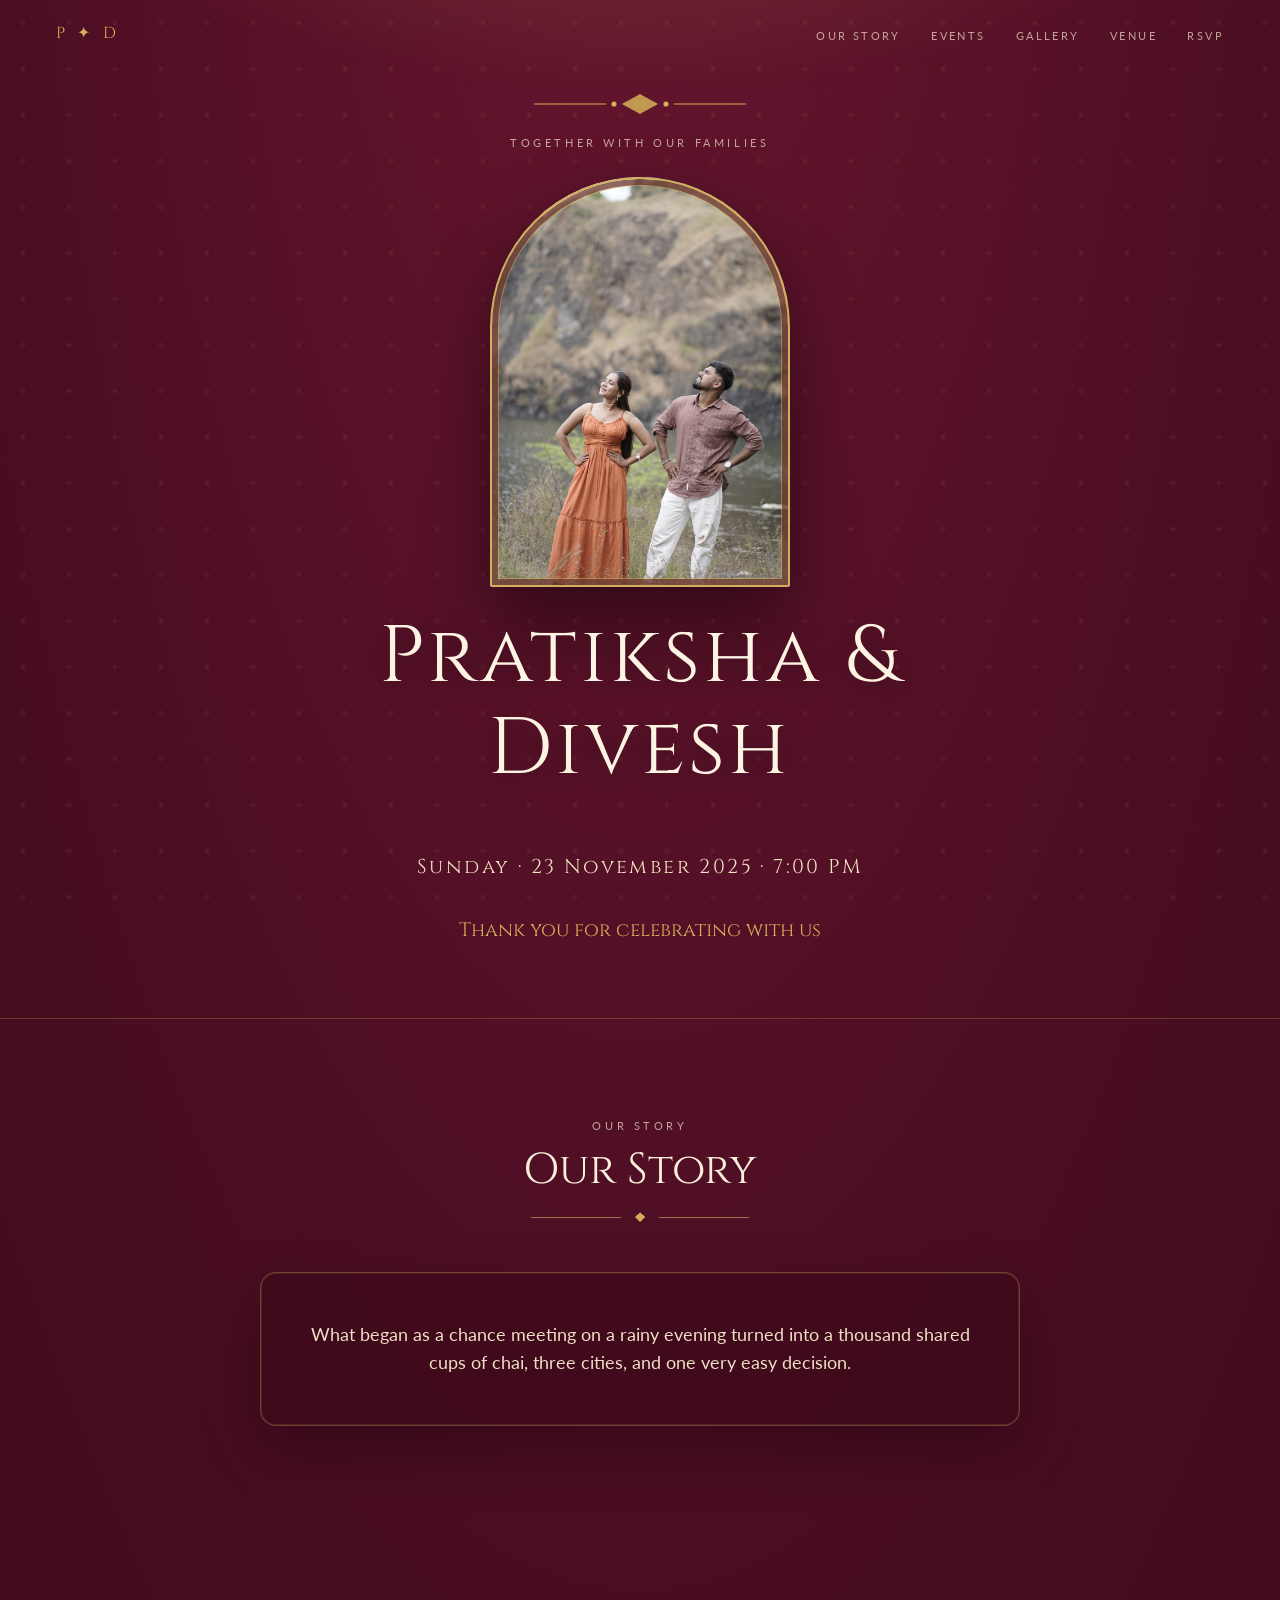
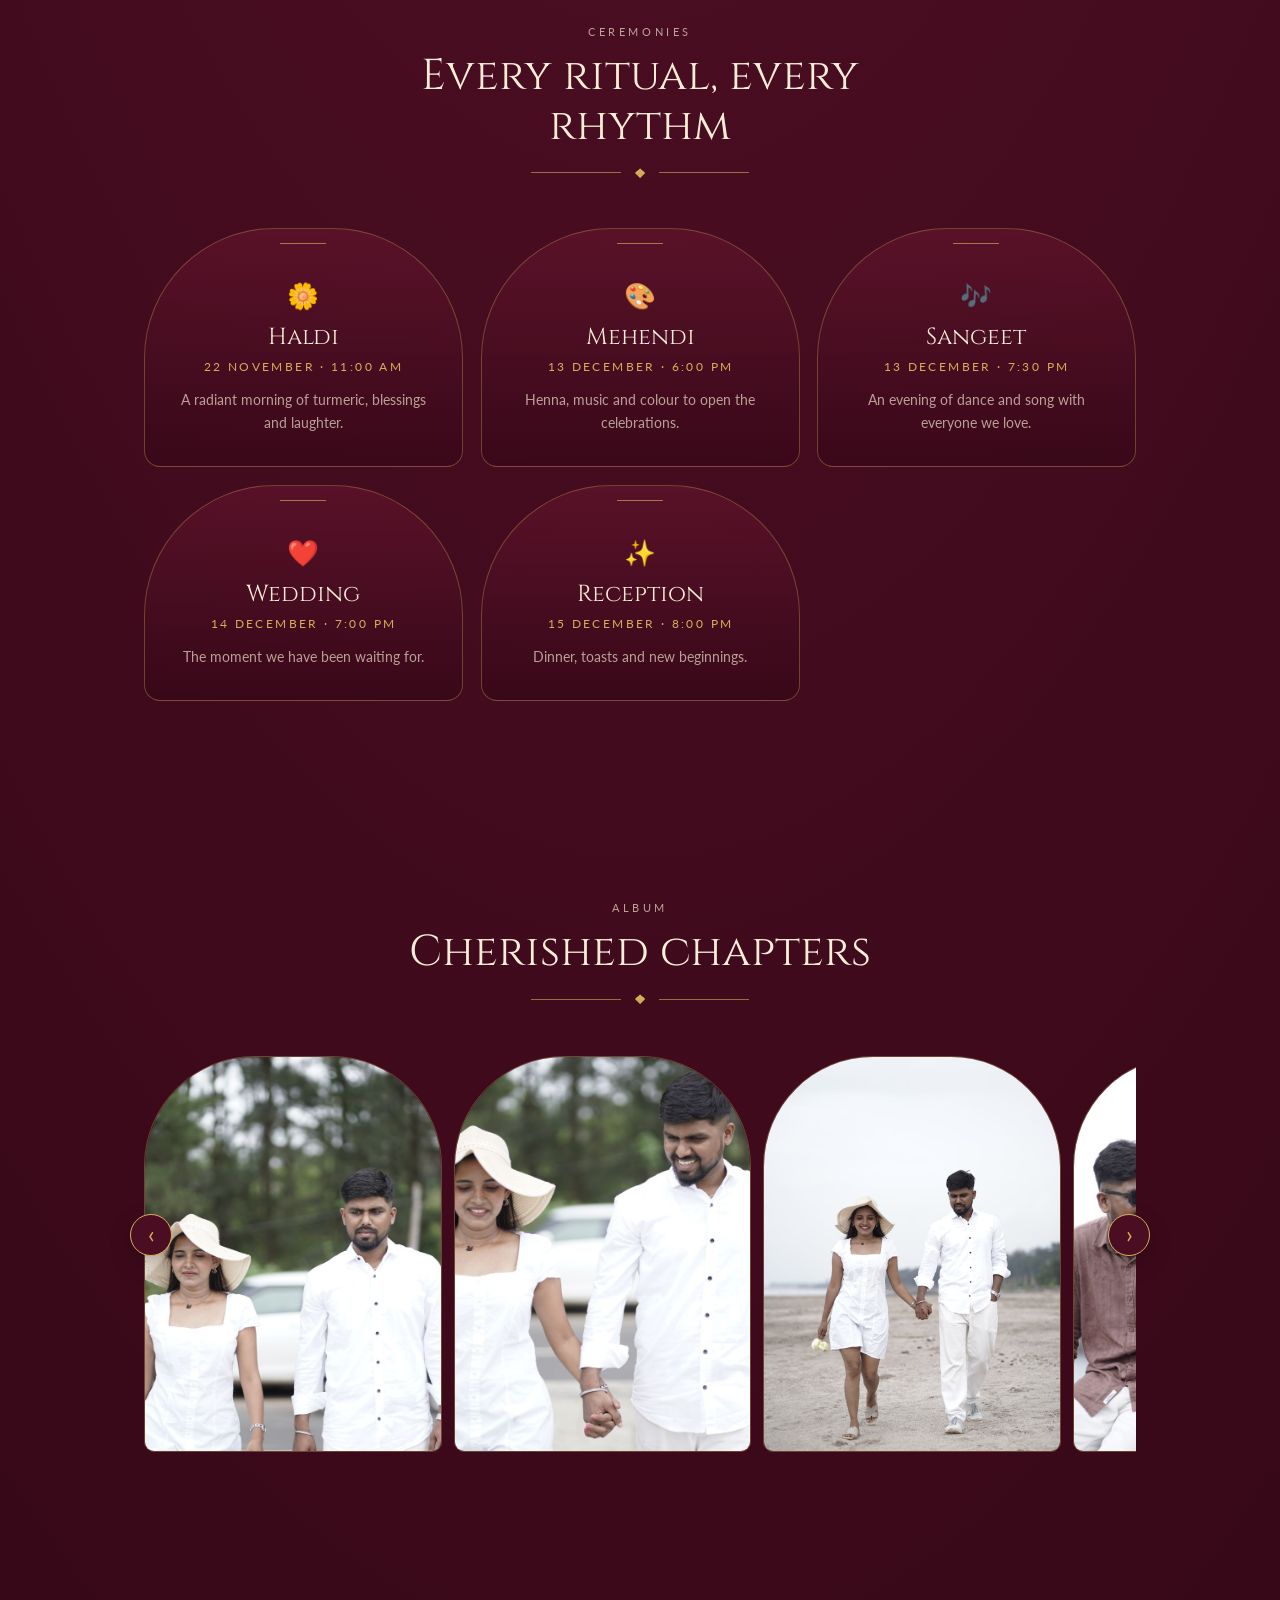
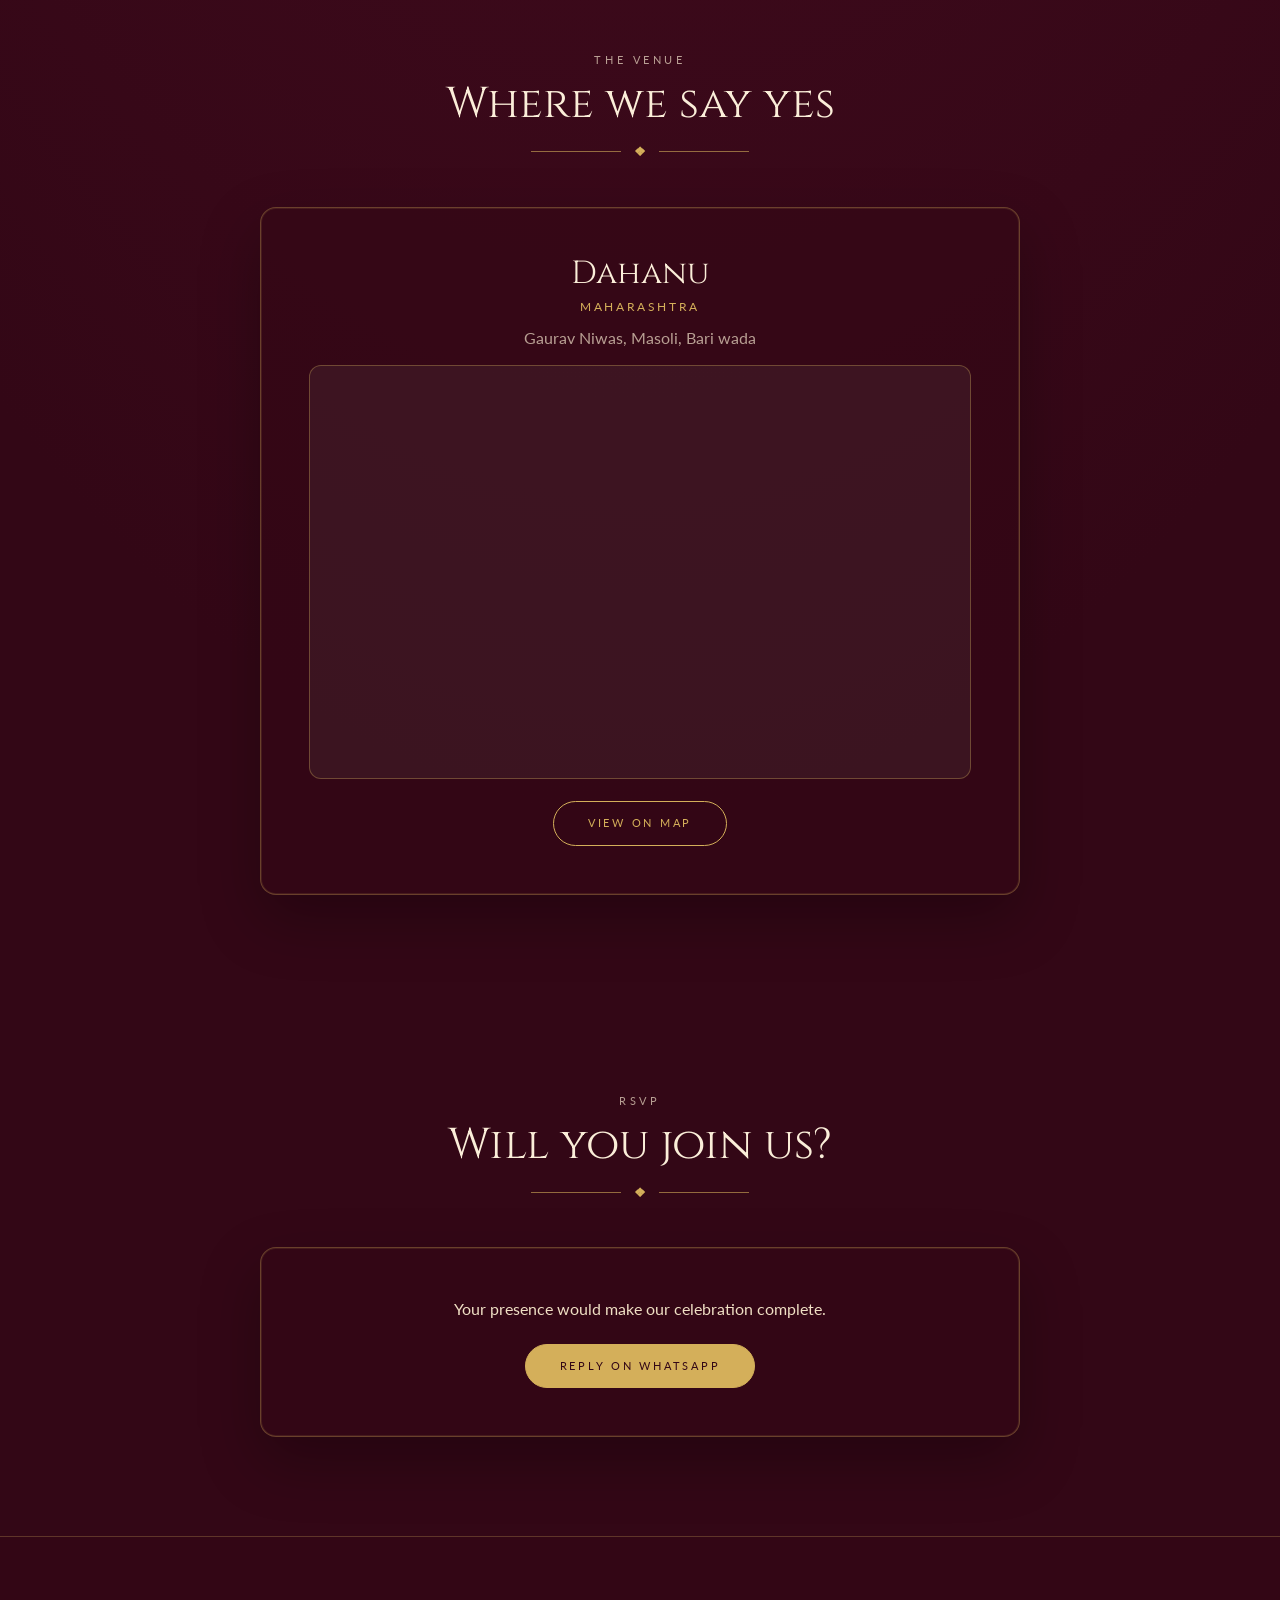
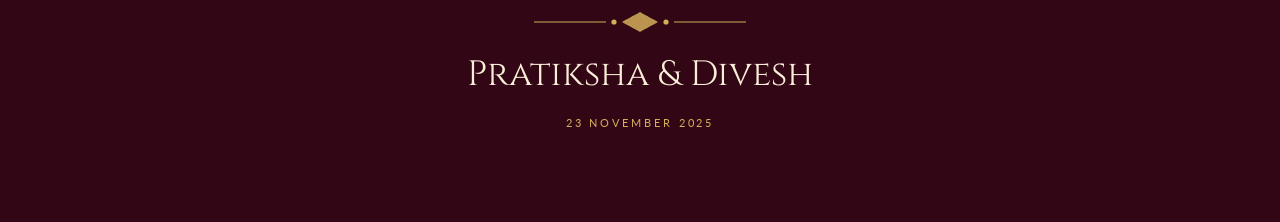
<file: weddings/pratiksha2-divesh2-dk6e49/index.html>
<!doctype html>
<html lang="en">
<head>
<meta charset="utf-8">
<meta name="viewport" content="width=device-width, initial-scale=1, viewport-fit=cover">
<title>Pratiksha &amp; Divesh · Wedding</title>
<meta name="description" content="Pratiksha &amp; Divesh are getting married. 23 November 2025 Dahanu · Maharashtra">
<meta name="tu-build" content="4af0ea51522ab0c5">
<meta name="theme-color" content="#d4af5a">
<meta property="og:type" content="website">
<meta property="og:title" content="Pratiksha &amp; Divesh">
<meta property="og:description" content="Pratiksha &amp; Divesh are getting married. 23 November 2025 Dahanu · Maharashtra">
<meta property="og:url" content="https://timelessunion.github.io/weddings/pratiksha2-divesh2-dk6e49/">
<meta property="og:image" content="https://timelessunion.github.io/weddings/pratiksha2-divesh2-dk6e49/assets/media-1.jpg">
<meta name="twitter:card" content="summary_large_image">
<link rel="icon" href="data:image/svg+xml,%3Csvg%20xmlns%3D%22http%3A%2F%2Fwww.w3.org%2F2000%2Fsvg%22%20viewBox%3D%220%200%2032%2032%22%3E%3Crect%20width%3D%2232%22%20height%3D%2232%22%20rx%3D%228%22%20fill%3D%22%23fff%22%2F%3E%3Cpath%20d%3D%22M16%2025c-4.2-3-7-5.6-7-9a4%204%200%200%201%207-2.6A4%204%200%200%201%2023%2016c0%203.4-2.8%206-7%209z%22%20fill%3D%22%23d4af5a%22%2F%3E%3C%2Fsvg%3E">
<link rel="preconnect" href="https://fonts.googleapis.com">
<link rel="preconnect" href="https://fonts.gstatic.com" crossorigin>
<link rel="stylesheet" href="https://fonts.googleapis.com/css2?family=Cinzel:wght@400;500;600&amp;family=Lato:wght@300;400;700&amp;display=swap">
<style>
*, *::before, *::after { box-sizing: border-box; }
html { -webkit-text-size-adjust: 100%; scroll-behavior: smooth; }
@media (prefers-reduced-motion: reduce) { html { scroll-behavior: auto; } }
body { margin: 0; }

.wsite {
  --accent: #b08d57;
  --font-display: Georgia, serif;
  --font-body: system-ui, sans-serif;
  font-family: var(--font-body);
  color: var(--ink, #1d1a17);
  background: var(--bg, #fff);
  overflow-x: hidden;
  line-height: 1.6;
  -webkit-font-smoothing: antialiased;
}
.wsite img { max-width: 100%; display: block; }
.wsite h1, .wsite h2, .wsite h3, .wsite h4 { margin: 0; font-weight: 400; line-height: 1.15; }
.wsite p { margin: 0; }
.wsite ul, .wsite ol { margin: 0; padding: 0; list-style: none; }
.wsite a { color: inherit; }
.wsite button { font: inherit; color: inherit; }
.wsite :focus-visible { outline: 2px solid var(--accent); outline-offset: 3px; }

/* ── Scroll reveal ─────────────────────────────────────────── */
.wsite [data-reveal] {
  opacity: 0;
  transform: translateY(22px);
  transition: opacity .9s cubic-bezier(.2,.7,.3,1), transform .9s cubic-bezier(.2,.7,.3,1);
  will-change: opacity, transform;
}
.wsite [data-reveal].is-visible { opacity: 1; transform: none; }
.wsite.is-static [data-reveal] { opacity: 1; transform: none; }
@media (prefers-reduced-motion: reduce) {
  .wsite [data-reveal] { opacity: 1; transform: none; transition: none; }
}

/* ── Gallery lightbox (injected by the runtime) ─────────────── */
.w-lightbox {
  position: fixed; inset: 0; z-index: 999;
  background: rgba(12,9,10,.94);
  display: flex; align-items: center; justify-content: center;
  padding: 3.2rem 1rem;
  opacity: 0; pointer-events: none; transition: opacity .28s ease;
}
.w-lightbox.is-open { opacity: 1; pointer-events: auto; }
.w-lightbox img {
  max-width: min(100%, 1100px); max-height: 100%;
  object-fit: contain; border-radius: 4px;
  box-shadow: 0 30px 80px rgba(0,0,0,.5);
}
.w-lightbox button {
  position: absolute; background: rgba(255,255,255,.1);
  border: 1px solid rgba(255,255,255,.28); color: #fff;
  width: 46px; height: 46px; border-radius: 50%;
  cursor: pointer; font-size: 1.3rem; line-height: 1;
  display: flex; align-items: center; justify-content: center;
  backdrop-filter: blur(6px); transition: background .2s ease;
}
.w-lightbox button:hover { background: rgba(255,255,255,.22); }
.w-lightbox .w-lb-close { top: 1rem; right: 1rem; }
.w-lightbox .w-lb-prev { left: 1rem; }
.w-lightbox .w-lb-next { right: 1rem; }
@media (max-width: 640px) {
  .w-lightbox { padding: 4.5rem .6rem; }
  .w-lightbox .w-lb-prev { left: .5rem; }
  .w-lightbox .w-lb-next { right: .5rem; }
}

/* ── Music button ──────────────────────────────────────────── */
.w-music {
  position: fixed; right: 1rem; bottom: 1rem; z-index: 60;
  display: inline-flex; align-items: center; gap: .55rem;
  padding: .7rem 1.05rem; border-radius: 999px;
  border: 1px solid var(--accent);
  background: var(--music-bg, rgba(255,255,255,.9));
  color: var(--music-fg, inherit);
  cursor: pointer; letter-spacing: .06em;
  font-size: .74rem; text-transform: uppercase;
  box-shadow: 0 10px 30px rgba(0,0,0,.18);
  backdrop-filter: blur(10px);
  transition: transform .2s ease;
}
.w-music:hover { transform: translateY(-2px); }
.w-music .w-music-bars { display: inline-flex; align-items: flex-end; gap: 2px; height: 12px; }
.w-music .w-music-bars i { width: 2px; height: 4px; background: currentColor; display: block; }
.w-music.is-playing .w-music-bars i { animation: w-eq .9s ease-in-out infinite; }
.w-music.is-playing .w-music-bars i:nth-child(2) { animation-delay: .15s; }
.w-music.is-playing .w-music-bars i:nth-child(3) { animation-delay: .3s; }
@keyframes w-eq { 0%,100% { height: 4px; } 50% { height: 12px; } }
@media (max-width: 640px) { .w-music { right: .7rem; bottom: .7rem; padding: .6rem .9rem; } }

/* Shared visually-hidden helper */
.w-sr { position: absolute; width: 1px; height: 1px; overflow: hidden; clip: rect(0 0 0 0); white-space: nowrap; }

/* ── Swipeable gallery ─────────────────────────────────────── */
.wsite .w-gallery { position: relative; }
.wsite .w-gal-track {
  display: flex;
  gap: var(--gal-gap, 12px);
  overflow-x: auto;
  scroll-snap-type: x mandatory;
  -webkit-overflow-scrolling: touch;
  scroll-behavior: smooth;
  scrollbar-width: none;
  padding: 2px var(--gal-edge, 0px) 2px;
  scroll-padding-left: var(--gal-edge, 0px);
}
.wsite .w-gal-track::-webkit-scrollbar { display: none; }
@media (prefers-reduced-motion: reduce) { .wsite .w-gal-track { scroll-behavior: auto; } }

.wsite .w-gal-slide {
  flex: 0 0 var(--gal-slide, 78%);
  scroll-snap-align: center;
  border: 0; padding: 0; margin: 0;
  background: none; cursor: zoom-in;
  overflow: hidden;
  border-radius: var(--gal-radius, 4px);
  display: block;
}
.wsite .w-gal-slide img {
  width: 100%;
  aspect-ratio: var(--gal-ratio, 4 / 5);
  object-fit: cover;
  transition: transform .8s cubic-bezier(.2,.7,.3,1);
}
.wsite .w-gal-slide:hover img { transform: scale(1.04); }

.wsite .w-gal-nav {
  position: absolute; top: calc(50% - 1.2rem);
  transform: translateY(-50%);
  z-index: 3;
  width: 42px; height: 42px; border-radius: 50%;
  display: none; align-items: center; justify-content: center;
  cursor: pointer; font-size: 1.5rem; line-height: 1;
  border: 1px solid var(--accent);
  background: var(--gal-nav-bg, rgba(255,255,255,.92));
  color: var(--gal-nav-fg, var(--accent-ink));
  box-shadow: 0 8px 24px rgba(0,0,0,.16);
  transition: transform .2s ease, background .2s ease;
}
.wsite .w-gal-nav:hover { transform: translateY(-50%) scale(1.06); }
.wsite .w-gal-prev { left: -14px; }
.wsite .w-gal-next { right: -14px; }
.wsite .w-gal-nav span { display: block; margin-top: -3px; }

.wsite .w-gal-hint {
  margin-top: .9rem; text-align: center;
  font-size: .64rem; letter-spacing: .22em;
  text-transform: uppercase;
  color: var(--muted);
}

@media (min-width: 700px) {
  .wsite .w-gallery { --gal-slide: 32%; }
  .wsite .w-gal-nav { display: flex; }
  .wsite .w-gal-hint { display: none; }
}
@media (min-width: 1100px) {
  .wsite .w-gallery { --gal-slide: 24%; }
}

/* ── Venue map ─────────────────────────────────────────────── */
.wsite .w-map {
  width: 100%;
  aspect-ratio: 16 / 10;
  overflow: hidden;
  border-radius: var(--map-radius, 10px);
  border: 1px solid var(--map-border, var(--line, rgba(0,0,0,.12)));
  background: rgba(127,127,127,.12);
}
.wsite .w-map iframe {
  width: 100%; height: 100%;
  border: 0; display: block;
}


.tpl-royal {
  --bg: #4a0d22;
  --bg-deep: #330716;
  --ink: #f6e7cf;
  --muted: rgba(246,231,207,.68);
  --gold: var(--accent);
  --gold-ink: var(--accent-ink);
  --music-bg: rgba(51,7,22,.9);
  --music-fg: var(--accent-ink);
  background:
    radial-gradient(120% 90% at 50% -10%, #6a1730 0%, #4a0d22 45%, #330716 100%);
  color: var(--ink);
  font-family: var(--font-body);
}
.tpl-royal::before {
  content: ""; position: fixed; inset: 0; pointer-events: none; z-index: 0;
  background-image:
    radial-gradient(circle at 50% 50%, rgba(212,175,90,.14) 0 2px, transparent 3px),
    radial-gradient(circle at 0 0, rgba(212,175,90,.08) 0 1.5px, transparent 2.5px);
  background-size: 46px 46px, 92px 92px;
  opacity: .55;
}
.tpl-royal > * { position: relative; z-index: 1; }

.tpl-royal .ry-ornament { width: min(220px, 60vw); height: auto; color: var(--gold); }

/* ── Hero ───────────────────────────────────────────────── */
.tpl-royal .ry-hero {
  min-height: 100svh;
  display: flex; flex-direction: column;
  position: relative; overflow: hidden;
  border-bottom: 1px solid rgba(212,175,90,.28);
}
.tpl-royal .ry-hero-glow {
  position: absolute; inset: -20% -10% auto; height: 70%;
  background: radial-gradient(60% 60% at 50% 0%, rgba(212,175,90,.22), transparent 70%);
  pointer-events: none;
}
.tpl-royal .ry-topbar {
  position: relative;
  z-index: 5;
  display: flex; align-items: center; justify-content: space-between;
  padding: 1.3rem clamp(1.1rem, 5vw, 3.5rem);
}
.tpl-royal .ry-brand {
  font-family: var(--font-display);
  letter-spacing: .26em; font-size: 1rem;
  color: var(--gold-ink); text-decoration: none;
}
.tpl-royal .ry-nav ul { display: flex; gap: 1.9rem; }
.tpl-royal .ry-nav a {
  text-decoration: none; font-size: .68rem;
  letter-spacing: .22em; text-transform: uppercase;
  color: var(--muted); transition: color .25s ease;
}
.tpl-royal .ry-nav a:hover { color: var(--gold-ink); }
.tpl-royal .w-nav-toggle { display: none; }

.tpl-royal .ry-hero-inner {
  position: relative; z-index: 2;
  flex: 1;
  display: flex; flex-direction: column; align-items: center; justify-content: center;
  text-align: center; gap: 1.1rem;
  padding: 1.5rem clamp(1.1rem, 5vw, 3rem) clamp(3rem, 8vh, 5rem);
}
.tpl-royal .ry-eyebrow {
  font-size: .66rem; letter-spacing: .34em;
  text-transform: uppercase; color: var(--muted);
}

/* Arched portrait */
.tpl-royal .ry-arch {
  position: relative;
  width: min(300px, 62vw);
  aspect-ratio: 3 / 4.1;
  border-radius: 999px 999px 14px 14px;
  overflow: hidden;
  margin: .5rem 0 .4rem;
  box-shadow: 0 30px 70px rgba(0,0,0,.45);
}
.tpl-royal .ry-arch img { width: 100%; height: 100%; object-fit: cover; }
.tpl-royal .ry-arch-frame {
  position: absolute; inset: 0;
  border: 2px solid var(--gold);
  border-radius: inherit;
  box-shadow: inset 0 0 0 6px rgba(74,13,34,.55), inset 0 0 0 7px rgba(212,175,90,.5);
}
/* Without a photograph the arch shrinks to a monogram medallion, so an
   empty hero never pushes the names below the fold. */
.tpl-royal .ry-arch-empty {
  display: grid; place-items: center;
  width: min(150px, 34vw); aspect-ratio: 3 / 3.6;
  background: linear-gradient(160deg, rgba(212,175,90,.16), rgba(51,7,22,.7));
}
.tpl-royal .ry-arch-monogram {
  font-family: var(--font-display);
  font-size: 2.4rem; letter-spacing: .18em; color: var(--gold-ink);
}

.tpl-royal .ry-names {
  font-family: var(--font-display);
  font-size: clamp(2.4rem, 9vw, 5rem);
  letter-spacing: .04em;
  color: #fdf3e2;
  text-shadow: 0 4px 30px rgba(0,0,0,.4);
  max-width: 15ch; overflow-wrap: break-word;
}
.tpl-royal .ry-divider {
  display: flex; align-items: center; gap: .8rem;
  color: var(--gold-ink); font-size: .8rem;
}
.tpl-royal .ry-divider span { display: block; width: clamp(40px, 12vw, 90px); height: 1px; background: currentColor; opacity: .6; }
.tpl-royal .ry-date {
  font-family: var(--font-display);
  font-size: clamp(.95rem, 3vw, 1.25rem);
  letter-spacing: .12em; color: #f4e2c2;
}

.tpl-royal .ry-countdown {
  display: flex; gap: clamp(.6rem, 3vw, 1.2rem); margin-top: .9rem; flex-wrap: wrap; justify-content: center;
}
.tpl-royal .ry-cd-unit {
  min-width: 68px; padding: .75rem .4rem;
  border: 1px solid rgba(212,175,90,.4);
  border-radius: 10px;
  background: rgba(51,7,22,.5);
  display: grid; gap: .2rem;
}
.tpl-royal .ry-cd-value {
  font-family: var(--font-display); font-size: 1.5rem;
  color: var(--gold-ink); font-variant-numeric: tabular-nums;
}
.tpl-royal .ry-cd-label { font-size: .54rem; letter-spacing: .2em; text-transform: uppercase; color: var(--muted); }
.tpl-royal .ry-cd-message { font-family: var(--font-display); font-size: 1.2rem; color: var(--gold-ink); }

/* ── Sections ───────────────────────────────────────────── */
.tpl-royal .ry-section {
  padding: clamp(3.6rem, 11vh, 7rem) clamp(1.1rem, 6vw, 4rem);
  max-width: 1120px; margin: 0 auto;
}
.tpl-royal .ry-head { display: grid; justify-items: center; gap: .7rem; text-align: center; margin-bottom: clamp(2rem, 5vh, 3.2rem); }
.tpl-royal .ry-head h2 {
  font-family: var(--font-display);
  font-size: clamp(1.6rem, 5vw, 2.7rem);
  color: #fbeed9; max-width: 20ch;
}

.tpl-royal .ry-panel {
  border: 1px solid rgba(212,175,90,.34);
  border-radius: 16px;
  background: rgba(51,7,22,.45);
  padding: clamp(1.6rem, 5vw, 3rem);
  max-width: 760px; margin: 0 auto;
  text-align: center;
  box-shadow: inset 0 0 0 1px rgba(212,175,90,.12), 0 24px 60px rgba(0,0,0,.28);
}
.tpl-royal .ry-story-text { color: #f0dfc4; font-size: clamp(1rem, 2.6vw, 1.1rem); white-space: pre-line; }
.tpl-royal .ry-milestones { margin-top: 1.8rem; display: grid; gap: 1.2rem; text-align: left; }
.tpl-royal .ry-milestones h3 { font-family: var(--font-display); color: var(--gold-ink); font-size: 1.15rem; }
.tpl-royal .ry-milestones p { color: var(--muted); }

/* Ceremony cards */
.tpl-royal .ry-event-grid {
  display: grid; gap: 1.1rem;
  grid-template-columns: repeat(auto-fit, minmax(255px, 1fr));
}
.tpl-royal .ry-event {
  position: relative;
  border: 1px solid rgba(212,175,90,.34);
  border-radius: 130px 130px 16px 16px;
  background: linear-gradient(180deg, rgba(106,23,48,.55), rgba(51,7,22,.62));
  padding: 2.9rem 1.5rem 2rem;
  text-align: center;
  transition: transform .4s cubic-bezier(.2,.7,.3,1), border-color .4s ease;
}
.tpl-royal .ry-event:hover { transform: translateY(-6px); border-color: var(--gold-ink); }
.tpl-royal .ry-event-crown {
  position: absolute; top: 14px; left: 50%; transform: translateX(-50%);
  width: 46px; height: 1px; background: var(--gold); opacity: .65;
}
.tpl-royal .ry-event-emoji { font-size: 1.6rem; margin-bottom: .5rem; }
.tpl-royal .ry-event h3 {
  font-family: var(--font-display); font-size: 1.45rem; color: #fbeed9;
}
.tpl-royal .ry-event-when {
  margin-top: .45rem; color: var(--gold-ink);
  font-size: .74rem; letter-spacing: .2em; text-transform: uppercase;
}
.tpl-royal .ry-event-venue { margin-top: .7rem; color: #f0dfc4; }
.tpl-royal .ry-event-address { font-size: .84rem; color: var(--muted); }
.tpl-royal .ry-event-desc { margin-top: .7rem; font-size: .9rem; color: var(--muted); }

/* Gallery */
.tpl-royal .w-gallery {
  --gal-slide: 70%;
  --gal-ratio: 3 / 4;
  --gal-radius: 110px 110px 10px 10px;
  --gal-gap: 12px;
  --gal-nav-bg: #4a0d22;
  --gal-nav-fg: var(--gold-ink);
}
.tpl-royal .w-gal-slide { border: 1px solid rgba(212,175,90,.35); }
@media (min-width: 700px) { .tpl-royal .w-gallery { --gal-slide: 30%; } }

/* Venue map */
.tpl-royal .w-map { --map-radius: 12px; --map-border: rgba(212,175,90,.34); margin-top: .9rem; }


/* Venue + RSVP */
.tpl-royal .ry-venue h3, .tpl-royal .ry-rsvp h3 { font-family: var(--font-display); font-size: clamp(1.4rem, 4vw, 2rem); color: #fbeed9; }
.tpl-royal .ry-venue-city { margin-top: .35rem; font-size: .74rem; letter-spacing: .22em; text-transform: uppercase; color: var(--gold-ink); }
.tpl-royal .ry-venue-address { margin-top: .5rem; color: var(--muted); }
.tpl-royal .ry-rsvp p { color: #f0dfc4; }
.tpl-royal .ry-btn {
  display: inline-block; margin-top: 1.4rem; text-decoration: none;
  border: 1px solid var(--gold); color: var(--gold-ink);
  padding: .8rem 2.1rem; border-radius: 999px;
  font-size: .66rem; letter-spacing: .26em; text-transform: uppercase;
  transition: background .3s ease, color .3s ease;
}
.tpl-royal .ry-btn:hover { background: var(--gold); color: #330716; }
.tpl-royal .ry-btn-solid { background: var(--gold); color: #330716; }

/* Family */
.tpl-royal .ry-family {
  display: flex; align-items: center; justify-content: center;
  gap: clamp(1rem, 5vw, 3rem); flex-wrap: wrap;
}
.tpl-royal .ry-family-card {
  text-align: center; min-width: 220px;
  border: 1px solid rgba(212,175,90,.3);
  border-radius: 14px; padding: 1.8rem 1.6rem;
  background: rgba(51,7,22,.4);
}
.tpl-royal .ry-family-card h3 { font-family: var(--font-display); color: var(--gold-ink); font-size: 1.3rem; margin-bottom: .6rem; }
.tpl-royal .ry-family-card p { color: #f0dfc4; }
.tpl-royal .ry-family-sep { color: var(--gold-ink); font-size: 1.1rem; }

/* Footer */
.tpl-royal .ry-footer {
  text-align: center; display: grid; justify-items: center; gap: .7rem;
  padding: clamp(3rem, 8vh, 4.5rem) 1.5rem clamp(4.5rem, 10vh, 6rem);
  border-top: 1px solid rgba(212,175,90,.28);
  background: rgba(51,7,22,.55);
}
.tpl-royal .ry-footer-names { font-family: var(--font-display); font-size: clamp(1.5rem, 5vw, 2.2rem); color: #fbeed9; }
.tpl-royal .ry-footer-date { font-size: .7rem; letter-spacing: .26em; text-transform: uppercase; color: var(--gold-ink); }

/* ── Mobile ─────────────────────────────────────────────── */
@media (max-width: 780px) {
  .tpl-royal .ry-topbar { position: relative; z-index: 5; }
  .tpl-royal .w-nav-toggle {
    display: flex; flex-direction: column; justify-content: center; gap: 4px;
    width: 40px; height: 40px; padding: 0 9px;
    background: rgba(212,175,90,.1); border: 1px solid rgba(212,175,90,.4);
    border-radius: 10px; cursor: pointer;
  }
  .tpl-royal .w-nav-toggle span { display: block; height: 1px; background: var(--gold); }
  .tpl-royal .ry-nav {
    position: absolute; top: 100%; right: clamp(1.1rem, 5vw, 3.5rem);
    background: #3d0a1c; border: 1px solid rgba(212,175,90,.35);
    border-radius: 12px; padding: .5rem 0; min-width: 190px;
    box-shadow: 0 22px 50px rgba(0,0,0,.5);
    opacity: 0; visibility: hidden; transform: translateY(-6px);
    transition: opacity .22s ease, transform .22s ease, visibility .22s;
  }
  .tpl-royal .ry-nav.is-open { opacity: 1; visibility: visible; transform: none; }
  .tpl-royal .ry-nav ul { flex-direction: column; gap: 0; }
  .tpl-royal .ry-nav a { display: block; padding: .75rem 1.3rem; }
  .tpl-royal .ry-cd-unit { min-width: 60px; }
}

.wsite {
      --accent: #d4af5a;
      --accent-ink: #d4af5a;
      --font-display: "Cinzel", Georgia, serif;
      --font-body: "Lato", "Helvetica Neue", sans-serif;
    }</style>
</head>
<body>
<link rel="preload" as="image" href="assets/media-1.jpg"/><div class="wsite tpl-royal"><header class="ry-hero" id="top"><div class="ry-hero-glow" aria-hidden="true"></div><div class="ry-topbar"><a class="ry-brand" href="#top">P ✦ D</a><button type="button" class="w-nav-toggle" data-nav-toggle="" aria-expanded="false" aria-label="Menu"><span></span><span></span><span></span></button><nav class="ry-nav" data-nav=""><ul><li><a href="#story">Our Story</a></li><li><a href="#events">Events</a></li><li><a href="#gallery">Gallery</a></li><li><a href="#venue">Venue</a></li><li><a href="#rsvp">RSVP</a></li></ul></nav></div><div class="ry-hero-inner"><svg class="ry-ornament" viewBox="0 0 220 26" aria-hidden="true"><path d="M4 13h72" stroke="currentColor" stroke-width="1" fill="none"></path><path d="M144 13h72" stroke="currentColor" stroke-width="1" fill="none"></path><path d="M110 3c7 4 11 6 18 10-7 4-11 6-18 10-7-4-11-6-18-10 7-4 11-6 18-10z" fill="currentColor" opacity=".85"></path><circle cx="84" cy="13" r="2.6" fill="currentColor"></circle><circle cx="136" cy="13" r="2.6" fill="currentColor"></circle></svg><p class="ry-eyebrow" data-reveal="">Together with our families</p><div class="ry-arch" data-reveal=""><img src="assets/media-1.jpg" alt="Pratiksha &amp; Divesh"/><span class="ry-arch-frame" aria-hidden="true"></span></div><h1 class="ry-names" data-reveal="">Pratiksha &amp; Divesh</h1><div class="ry-divider" data-reveal="" aria-hidden="true"><span></span><b>❖</b><span></span></div><p class="ry-date" data-reveal="">Sunday · 23 November 2025 · 7:00 PM</p><div class="ry-countdown" data-reveal="" data-countdown="" data-date="2025-11-23" data-time="19:00"><p class="ry-cd-message">Thank you for celebrating with us</p></div></div></header><main><section class="ry-section" id="story"><div class="ry-head" data-reveal=""><p class="ry-eyebrow">Our Story</p><h2>Our Story</h2><div class="ry-divider" aria-hidden="true"><span></span><b>❖</b><span></span></div></div><div class="ry-panel" data-reveal=""><p class="ry-story-text">What began as a chance meeting on a rainy evening turned into a thousand shared cups of chai, three cities, and one very easy decision.</p></div></section><section class="ry-section" id="events"><div class="ry-head" data-reveal=""><p class="ry-eyebrow">Ceremonies</p><h2>Every ritual, every rhythm</h2><div class="ry-divider" aria-hidden="true"><span></span><b>❖</b><span></span></div></div><div class="ry-event-grid"><article class="ry-event" data-reveal=""><div class="ry-event-crown" aria-hidden="true"></div><div class="ry-event-emoji">🌼</div><h3>Haldi</h3><p class="ry-event-when">22 November · 11:00 AM</p><p class="ry-event-desc">A radiant morning of turmeric, blessings and laughter.</p></article><article class="ry-event" data-reveal=""><div class="ry-event-crown" aria-hidden="true"></div><div class="ry-event-emoji">🎨</div><h3>Mehendi</h3><p class="ry-event-when">13 December · 6:00 PM</p><p class="ry-event-desc">Henna, music and colour to open the celebrations.</p></article><article class="ry-event" data-reveal=""><div class="ry-event-crown" aria-hidden="true"></div><div class="ry-event-emoji">🎶</div><h3>Sangeet</h3><p class="ry-event-when">13 December · 7:30 PM</p><p class="ry-event-desc">An evening of dance and song with everyone we love.</p></article><article class="ry-event" data-reveal=""><div class="ry-event-crown" aria-hidden="true"></div><div class="ry-event-emoji">❤️</div><h3>Wedding</h3><p class="ry-event-when">14 December · 7:00 PM</p><p class="ry-event-desc">The moment we have been waiting for.</p></article><article class="ry-event" data-reveal=""><div class="ry-event-crown" aria-hidden="true"></div><div class="ry-event-emoji">✨</div><h3>Reception</h3><p class="ry-event-when">15 December · 8:00 PM</p><p class="ry-event-desc">Dinner, toasts and new beginnings.</p></article></div></section><section class="ry-section" id="gallery"><div class="ry-head" data-reveal=""><p class="ry-eyebrow">Album</p><h2>Cherished chapters</h2><div class="ry-divider" aria-hidden="true"><span></span><b>❖</b><span></span></div></div><div class="w-gallery" data-gallery=""><button type="button" class="w-gal-nav w-gal-prev" data-gallery-prev="" aria-label="Previous photos"><span aria-hidden="true">‹</span></button><div class="w-gal-track" data-gallery-track="" tabindex="0" role="group" aria-label="Photo gallery"><button type="button" class="w-gal-slide" data-lightbox="assets/media-2.jpg" aria-label="Photo 1 of 6"><img src="assets/media-2.jpg" alt="" loading="lazy" decoding="async"/></button><button type="button" class="w-gal-slide" data-lightbox="assets/media-3.jpg" aria-label="Photo 2 of 6"><img src="assets/media-3.jpg" alt="" loading="lazy" decoding="async"/></button><button type="button" class="w-gal-slide" data-lightbox="assets/media-4.jpg" aria-label="Photo 3 of 6"><img src="assets/media-4.jpg" alt="" loading="lazy" decoding="async"/></button><button type="button" class="w-gal-slide" data-lightbox="assets/media-5.jpg" aria-label="Photo 4 of 6"><img src="assets/media-5.jpg" alt="" loading="lazy" decoding="async"/></button><button type="button" class="w-gal-slide" data-lightbox="assets/media-6.jpg" aria-label="Photo 5 of 6"><img src="assets/media-6.jpg" alt="" loading="lazy" decoding="async"/></button><button type="button" class="w-gal-slide" data-lightbox="assets/media-7.jpg" aria-label="Photo 6 of 6"><img src="assets/media-7.jpg" alt="" loading="lazy" decoding="async"/></button></div><button type="button" class="w-gal-nav w-gal-next" data-gallery-next="" aria-label="More photos"><span aria-hidden="true">›</span></button><p class="w-gal-hint">Swipe to see more</p></div></section><section class="ry-section" id="venue"><div class="ry-head" data-reveal=""><p class="ry-eyebrow">The Venue</p><h2>Where we say yes</h2><div class="ry-divider" aria-hidden="true"><span></span><b>❖</b><span></span></div></div><div class="ry-panel ry-venue" data-reveal=""><h3>Dahanu</h3><p class="ry-venue-city">Maharashtra</p><p class="ry-venue-address">Gaurav Niwas, Masoli, Bari wada</p><div class="w-map"><iframe src="https://www.google.com/maps/embed?pb=!1m3!2m1!1sDahanu%2C+Gaurav+Niwas%2C+Masoli%2C+Bari+wada%2C+Maharashtra!6i15" title="Map of Dahanu" loading="lazy" referrerPolicy="no-referrer-when-downgrade"></iframe></div><a class="ry-btn" href="https://www.google.com/maps/search/?api=1&amp;query=Dahanu%2C%20Gaurav%20Niwas%2C%20Masoli%2C%20Bari%20wada%2C%20Maharashtra" target="_blank" rel="noopener noreferrer">View on Map</a></div></section><section class="ry-section" id="rsvp"><div class="ry-head" data-reveal=""><p class="ry-eyebrow">RSVP</p><h2>Will you join us?</h2><div class="ry-divider" aria-hidden="true"><span></span><b>❖</b><span></span></div></div><div class="ry-panel ry-rsvp" data-reveal=""><p>Your presence would make our celebration complete.</p><a class="ry-btn ry-btn-solid" href="https://wa.me/889945455?text=Hi%20Pratiksha%20%26%20Divesh%2C%0AI%20would%20love%20to%20attend%20your%20wedding." target="_blank" rel="noopener noreferrer">Reply on WhatsApp</a></div></section></main><footer class="ry-footer"><svg class="ry-ornament" viewBox="0 0 220 26" aria-hidden="true"><path d="M4 13h72" stroke="currentColor" stroke-width="1" fill="none"></path><path d="M144 13h72" stroke="currentColor" stroke-width="1" fill="none"></path><path d="M110 3c7 4 11 6 18 10-7 4-11 6-18 10-7-4-11-6-18-10 7-4 11-6 18-10z" fill="currentColor" opacity=".85"></path><circle cx="84" cy="13" r="2.6" fill="currentColor"></circle><circle cx="136" cy="13" r="2.6" fill="currentColor"></circle></svg><p class="ry-footer-names">Pratiksha &amp; Divesh</p><p class="ry-footer-date">23 November 2025</p></footer></div>
<script>
(function () {
  "use strict";
  var PREVIEW = !!window.__WEDDING_PREVIEW__;
  var reduceMotion = window.matchMedia && window.matchMedia("(prefers-reduced-motion: reduce)").matches;

  /* ── Reveal on scroll ─────────────────────────────────── */
  var seen = new WeakSet();
  var io = null;
  if ("IntersectionObserver" in window && !reduceMotion) {
    io = new IntersectionObserver(function (entries) {
      entries.forEach(function (entry) {
        if (entry.isIntersecting) {
          entry.target.classList.add("is-visible");
          io.unobserve(entry.target);
        }
      });
    }, { rootMargin: "0px 0px -8% 0px", threshold: 0.08 });
  }

  function scanReveals() {
    var nodes = document.querySelectorAll("[data-reveal]");
    for (var i = 0; i < nodes.length; i++) {
      var el = nodes[i];
      if (seen.has(el)) continue;
      seen.add(el);
      if (!io) { el.classList.add("is-visible"); continue; }
      var box = el.getBoundingClientRect();
      if (box.top < window.innerHeight * 0.92) el.classList.add("is-visible");
      else io.observe(el);
    }
  }

  /* ── Countdown ────────────────────────────────────────── */
  function tickCountdowns() {
    var nodes = document.querySelectorAll("[data-countdown]");
    for (var i = 0; i < nodes.length; i++) {
      var root = nodes[i];
      var date = root.getAttribute("data-date");
      if (!date) continue;
      var parts = date.split("-");
      var time = (root.getAttribute("data-time") || "").split(":");
      var target = new Date(+parts[0], +parts[1] - 1, +parts[2],
        time.length === 2 ? +time[0] : 12, time.length === 2 ? +time[1] : 0, 0, 0);
      var now = new Date();
      var startToday = new Date(now.getFullYear(), now.getMonth(), now.getDate()).getTime();
      var startTarget = new Date(target.getFullYear(), target.getMonth(), target.getDate()).getTime();
      var days = Math.round((startTarget - startToday) / 86400000);
      if (days < 0) continue;
      var diff = target.getTime() - now.getTime();
      set(root, "days", days);
      set(root, "hours", Math.max(0, Math.floor(diff / 3600000) % 24));
      set(root, "minutes", Math.max(0, Math.floor(diff / 60000) % 60));
      set(root, "seconds", Math.max(0, Math.floor(diff / 1000) % 60));
    }
  }
  function set(root, unit, value) {
    var el = root.querySelector('[data-unit="' + unit + '"]');
    if (el) {
      var text = value < 10 ? "0" + value : String(value);
      if (el.textContent !== text) el.textContent = text;
    }
  }

  /* ── Gallery lightbox ─────────────────────────────────── */
  var lb = null, lbImg = null, lbSources = [], lbIndex = 0;

  function buildLightbox() {
    if (lb) return;
    lb = document.createElement("div");
    lb.className = "w-lightbox";
    lb.setAttribute("role", "dialog");
    lb.setAttribute("aria-modal", "true");
    lb.setAttribute("aria-label", "Photo viewer");
    lb.innerHTML =
      '<button type="button" class="w-lb-close" aria-label="Close">&#10005;</button>' +
      '<button type="button" class="w-lb-prev" aria-label="Previous photo">&#8249;</button>' +
      '<img alt="" />' +
      '<button type="button" class="w-lb-next" aria-label="Next photo">&#8250;</button>';
    document.body.appendChild(lb);
    lbImg = lb.querySelector("img");
    lb.querySelector(".w-lb-close").addEventListener("click", closeLightbox);
    lb.querySelector(".w-lb-prev").addEventListener("click", function (e) { e.stopPropagation(); step(-1); });
    lb.querySelector(".w-lb-next").addEventListener("click", function (e) { e.stopPropagation(); step(1); });
    lb.addEventListener("click", function (e) { if (e.target === lb || e.target === lbImg) closeLightbox(); });
  }

  function openLightbox(trigger) {
    buildLightbox();
    var scope = trigger.closest("[data-gallery]") || document;
    var items = scope.querySelectorAll("[data-lightbox]");
    lbSources = [];
    lbIndex = 0;
    for (var i = 0; i < items.length; i++) {
      lbSources.push(items[i].getAttribute("data-lightbox"));
      if (items[i] === trigger) lbIndex = i;
    }
    show();
    lb.classList.add("is-open");
    document.body.style.overflow = "hidden";
  }

  function show() {
    if (lbImg && lbSources[lbIndex]) lbImg.src = lbSources[lbIndex];
  }
  function step(delta) {
    if (!lbSources.length) return;
    lbIndex = (lbIndex + delta + lbSources.length) % lbSources.length;
    show();
  }
  function closeLightbox() {
    if (!lb) return;
    lb.classList.remove("is-open");
    document.body.style.overflow = "";
  }

  /* ── Gallery arrows ───────────────────────────────────── */
  function stepGallery(button, direction) {
    var gallery = button.closest("[data-gallery]");
    var track = gallery && gallery.querySelector("[data-gallery-track]");
    if (!track) return;
    var slide = track.querySelector(".w-gal-slide");
    var step = slide ? slide.getBoundingClientRect().width + 12 : track.clientWidth * 0.8;
    var atEnd = direction > 0 && track.scrollLeft + track.clientWidth >= track.scrollWidth - 4;
    var atStart = direction < 0 && track.scrollLeft <= 4;
    /* Wrap around, so the arrows never feel dead at either end. */
    if (atEnd) track.scrollTo({ left: 0 });
    else if (atStart) track.scrollTo({ left: track.scrollWidth });
    else track.scrollBy({ left: step * direction });
  }

  /* ── Background music ─────────────────────────────────── */
  var audio = null;

  function toggleMusic(button) {
    var src = button.getAttribute("data-src");
    if (!src) return;
    if (!audio) {
      audio = new Audio(src);
      audio.loop = true;
      audio.volume = 0.35;
      audio.addEventListener("ended", function () { button.classList.remove("is-playing"); });
    }
    if (audio.paused) {
      var played = audio.play();
      if (played && played.catch) {
        played.catch(function () {
          button.classList.remove("is-playing");
          setLabel(button, "Play Music");
        });
      }
      button.classList.add("is-playing");
      setLabel(button, "Pause Music");
    } else {
      audio.pause();
      button.classList.remove("is-playing");
      setLabel(button, "Play Music");
    }
  }
  function setLabel(button, text) {
    var label = button.querySelector("[data-music-label]");
    if (label) label.textContent = text;
  }

  /* ── Delegated events ─────────────────────────────────── */
  document.addEventListener("click", function (e) {
    var photo = e.target.closest ? e.target.closest("[data-lightbox]") : null;
    if (photo) { e.preventDefault(); openLightbox(photo); return; }

    /* In the editor the page lives in a srcdoc frame, where the browser
       resolves "#events" against the parent URL and would load the whole
       editor inside the preview. Scroll to the section ourselves instead. */
    if (PREVIEW) {
      var jump = e.target.closest ? e.target.closest('a[href^="#"]') : null;
      if (jump) {
        e.preventDefault();
        var id = jump.getAttribute("href").slice(1);
        var target = id ? document.getElementById(id) : document.body;
        if (target) {
          target.scrollIntoView({ behavior: reduceMotion ? "auto" : "smooth", block: "start" });
        }
        var openNavNow = document.querySelector("[data-nav].is-open");
        if (openNavNow) openNavNow.classList.remove("is-open");
        return;
      }
    }

    var galPrev = e.target.closest ? e.target.closest("[data-gallery-prev]") : null;
    var galNext = e.target.closest ? e.target.closest("[data-gallery-next]") : null;
    if (galPrev || galNext) {
      e.preventDefault();
      stepGallery(galPrev || galNext, galPrev ? -1 : 1);
      return;
    }

    var music = e.target.closest ? e.target.closest("[data-music]") : null;
    if (music) { e.preventDefault(); toggleMusic(music); return; }

    var navToggle = e.target.closest ? e.target.closest("[data-nav-toggle]") : null;
    if (navToggle) {
      var nav = document.querySelector("[data-nav]");
      if (nav) {
        var open = nav.classList.toggle("is-open");
        navToggle.setAttribute("aria-expanded", open ? "true" : "false");
      }
      return;
    }

    var link = e.target.closest ? e.target.closest("[data-nav] a") : null;
    if (link) {
      var openNav = document.querySelector("[data-nav].is-open");
      if (openNav) openNav.classList.remove("is-open");
    }
  });

  document.addEventListener("keydown", function (e) {
    if (!lb || !lb.classList.contains("is-open")) return;
    if (e.key === "Escape") closeLightbox();
    if (e.key === "ArrowRight") step(1);
    if (e.key === "ArrowLeft") step(-1);
  });

  /* ── Boot ─────────────────────────────────────────────── */
  function boot() {
    scanReveals();
    if (!PREVIEW) tickCountdowns();
  }

  if (document.readyState === "loading") document.addEventListener("DOMContentLoaded", boot);
  else boot();

  if (!PREVIEW) setInterval(tickCountdowns, 1000);

  if ("MutationObserver" in window) {
    var mo = new MutationObserver(function () { scanReveals(); });
    mo.observe(document.body, { childList: true, subtree: true });
  }
})();
</script>
</body>
</html>
</file>
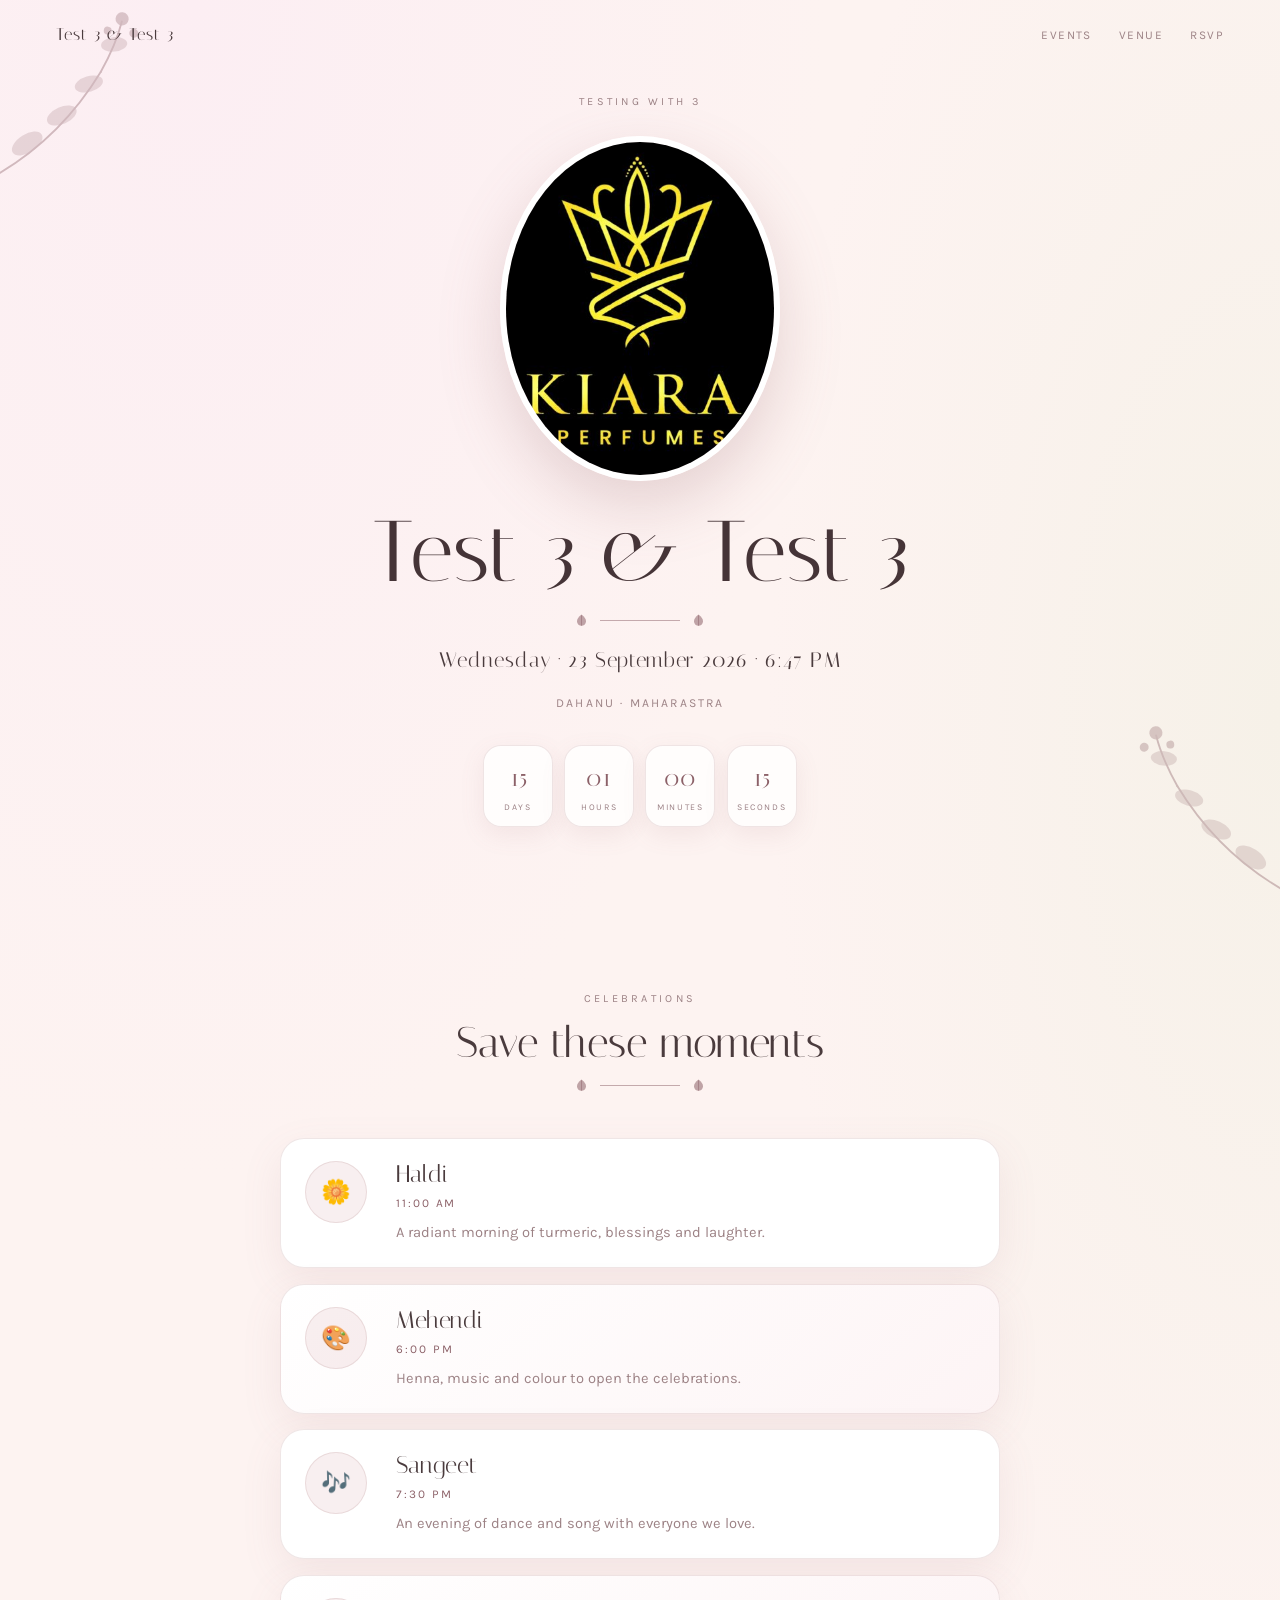
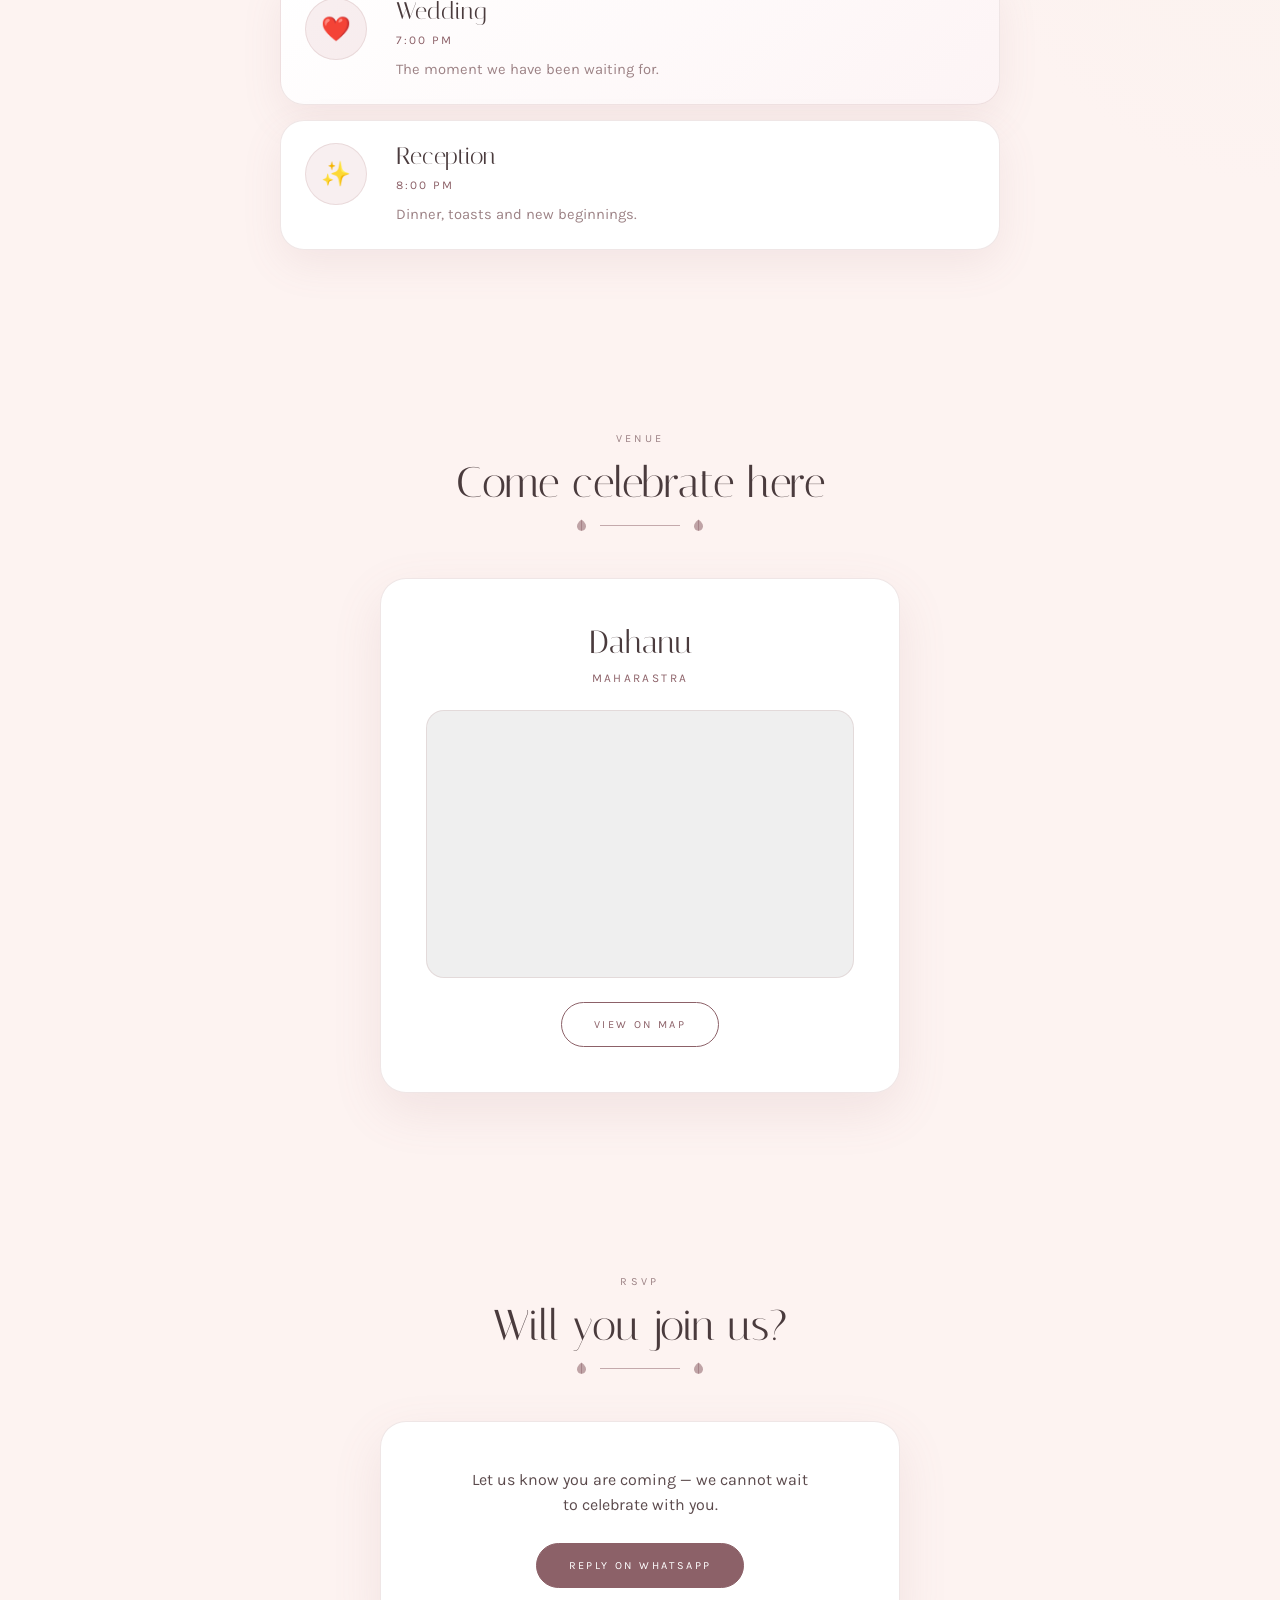
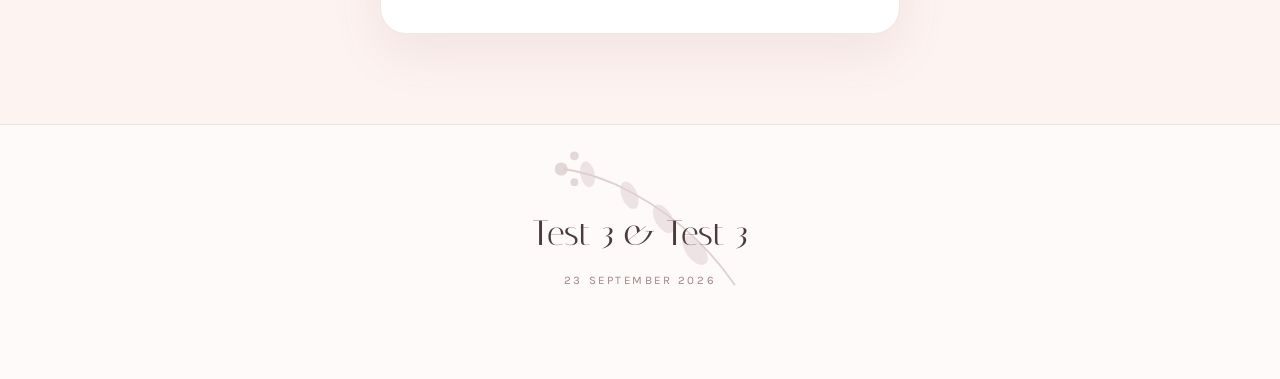
<file: weddings/test-3-test-3-b5z6z8/index.html>
<!doctype html>
<html lang="en">
<head>
<meta charset="utf-8">
<meta name="viewport" content="width=device-width, initial-scale=1, viewport-fit=cover">
<title>Test 3 &amp; Test 3 · Wedding</title>
<meta name="description" content="Test 3 &amp; Test 3 are getting married. 23 September 2026 Dahanu · Maharastra">
<meta name="tu-build" content="72890143f9ae2612">
<meta name="theme-color" content="#c88a95">
<meta property="og:type" content="website">
<meta property="og:title" content="Test 3 &amp; Test 3">
<meta property="og:description" content="Test 3 &amp; Test 3 are getting married. 23 September 2026 Dahanu · Maharastra">
<meta property="og:url" content="https://timelessunion.github.io/weddings/test-3-test-3-b5z6z8/">
<meta property="og:image" content="https://timelessunion.github.io/weddings/test-3-test-3-b5z6z8/assets/media-1.jpg">
<meta name="twitter:card" content="summary_large_image">
<link rel="icon" href="data:image/svg+xml,%3Csvg%20xmlns%3D%22http%3A%2F%2Fwww.w3.org%2F2000%2Fsvg%22%20viewBox%3D%220%200%2032%2032%22%3E%3Crect%20width%3D%2232%22%20height%3D%2232%22%20rx%3D%228%22%20fill%3D%22%23fff%22%2F%3E%3Cpath%20d%3D%22M16%2025c-4.2-3-7-5.6-7-9a4%204%200%200%201%207-2.6A4%204%200%200%201%2023%2016c0%203.4-2.8%206-7%209z%22%20fill%3D%22%23c88a95%22%2F%3E%3C%2Fsvg%3E">
<link rel="preconnect" href="https://fonts.googleapis.com">
<link rel="preconnect" href="https://fonts.gstatic.com" crossorigin>
<link rel="stylesheet" href="https://fonts.googleapis.com/css2?family=Italiana&amp;family=Karla:wght@300;400;500;600&amp;display=swap">
<style>
*, *::before, *::after { box-sizing: border-box; }
html { -webkit-text-size-adjust: 100%; scroll-behavior: smooth; }
@media (prefers-reduced-motion: reduce) { html { scroll-behavior: auto; } }
body { margin: 0; }

.wsite {
  --accent: #b08d57;
  --font-display: Georgia, serif;
  --font-body: system-ui, sans-serif;
  font-family: var(--font-body);
  color: var(--ink, #1d1a17);
  background: var(--bg, #fff);
  overflow-x: hidden;
  line-height: 1.6;
  -webkit-font-smoothing: antialiased;
}
.wsite img { max-width: 100%; display: block; }
.wsite h1, .wsite h2, .wsite h3, .wsite h4 { margin: 0; font-weight: 400; line-height: 1.15; }
.wsite p { margin: 0; }
.wsite ul, .wsite ol { margin: 0; padding: 0; list-style: none; }
.wsite a { color: inherit; }
.wsite button { font: inherit; color: inherit; }
.wsite :focus-visible { outline: 2px solid var(--accent); outline-offset: 3px; }

/* ── Scroll reveal ─────────────────────────────────────────── */
.wsite [data-reveal] {
  opacity: 0;
  transform: translateY(22px);
  transition: opacity .9s cubic-bezier(.2,.7,.3,1), transform .9s cubic-bezier(.2,.7,.3,1);
  will-change: opacity, transform;
}
.wsite [data-reveal].is-visible { opacity: 1; transform: none; }
.wsite.is-static [data-reveal] { opacity: 1; transform: none; }
@media (prefers-reduced-motion: reduce) {
  .wsite [data-reveal] { opacity: 1; transform: none; transition: none; }
}

/* ── Gallery lightbox (injected by the runtime) ─────────────── */
.w-lightbox {
  position: fixed; inset: 0; z-index: 999;
  background: rgba(12,9,10,.94);
  display: flex; align-items: center; justify-content: center;
  padding: 3.2rem 1rem;
  opacity: 0; pointer-events: none; transition: opacity .28s ease;
}
.w-lightbox.is-open { opacity: 1; pointer-events: auto; }
.w-lightbox img {
  max-width: min(100%, 1100px); max-height: 100%;
  object-fit: contain; border-radius: 4px;
  box-shadow: 0 30px 80px rgba(0,0,0,.5);
}
.w-lightbox button {
  position: absolute; background: rgba(255,255,255,.1);
  border: 1px solid rgba(255,255,255,.28); color: #fff;
  width: 46px; height: 46px; border-radius: 50%;
  cursor: pointer; font-size: 1.3rem; line-height: 1;
  display: flex; align-items: center; justify-content: center;
  backdrop-filter: blur(6px); transition: background .2s ease;
}
.w-lightbox button:hover { background: rgba(255,255,255,.22); }
.w-lightbox .w-lb-close { top: 1rem; right: 1rem; }
.w-lightbox .w-lb-prev { left: 1rem; }
.w-lightbox .w-lb-next { right: 1rem; }
@media (max-width: 640px) {
  .w-lightbox { padding: 4.5rem .6rem; }
  .w-lightbox .w-lb-prev { left: .5rem; }
  .w-lightbox .w-lb-next { right: .5rem; }
}

/* ── Music button ──────────────────────────────────────────── */
.w-music {
  position: fixed; right: 1rem; bottom: 1rem; z-index: 60;
  display: inline-flex; align-items: center; gap: .55rem;
  padding: .7rem 1.05rem; border-radius: 999px;
  border: 1px solid var(--accent);
  background: var(--music-bg, rgba(255,255,255,.9));
  color: var(--music-fg, inherit);
  cursor: pointer; letter-spacing: .06em;
  font-size: .74rem; text-transform: uppercase;
  box-shadow: 0 10px 30px rgba(0,0,0,.18);
  backdrop-filter: blur(10px);
  transition: transform .2s ease;
}
.w-music:hover { transform: translateY(-2px); }
.w-music .w-music-bars { display: inline-flex; align-items: flex-end; gap: 2px; height: 12px; }
.w-music .w-music-bars i { width: 2px; height: 4px; background: currentColor; display: block; }
.w-music.is-playing .w-music-bars i { animation: w-eq .9s ease-in-out infinite; }
.w-music.is-playing .w-music-bars i:nth-child(2) { animation-delay: .15s; }
.w-music.is-playing .w-music-bars i:nth-child(3) { animation-delay: .3s; }
@keyframes w-eq { 0%,100% { height: 4px; } 50% { height: 12px; } }
@media (max-width: 640px) { .w-music { right: .7rem; bottom: .7rem; padding: .6rem .9rem; } }

/* Shared visually-hidden helper */
.w-sr { position: absolute; width: 1px; height: 1px; overflow: hidden; clip: rect(0 0 0 0); white-space: nowrap; }

/* ── Swipeable gallery ─────────────────────────────────────── */
.wsite .w-gallery { position: relative; }
.wsite .w-gal-track {
  display: flex;
  gap: var(--gal-gap, 12px);
  overflow-x: auto;
  scroll-snap-type: x mandatory;
  -webkit-overflow-scrolling: touch;
  scroll-behavior: smooth;
  scrollbar-width: none;
  padding: 2px var(--gal-edge, 0px) 2px;
  scroll-padding-left: var(--gal-edge, 0px);
}
.wsite .w-gal-track::-webkit-scrollbar { display: none; }
@media (prefers-reduced-motion: reduce) { .wsite .w-gal-track { scroll-behavior: auto; } }

.wsite .w-gal-slide {
  flex: 0 0 var(--gal-slide, 78%);
  scroll-snap-align: center;
  border: 0; padding: 0; margin: 0;
  background: none; cursor: zoom-in;
  overflow: hidden;
  border-radius: var(--gal-radius, 4px);
  display: block;
}
.wsite .w-gal-slide img {
  width: 100%;
  aspect-ratio: var(--gal-ratio, 4 / 5);
  object-fit: cover;
  transition: transform .8s cubic-bezier(.2,.7,.3,1);
}
.wsite .w-gal-slide:hover img { transform: scale(1.04); }

.wsite .w-gal-nav {
  position: absolute; top: calc(50% - 1.2rem);
  transform: translateY(-50%);
  z-index: 3;
  width: 42px; height: 42px; border-radius: 50%;
  display: none; align-items: center; justify-content: center;
  cursor: pointer; font-size: 1.5rem; line-height: 1;
  border: 1px solid var(--accent);
  background: var(--gal-nav-bg, rgba(255,255,255,.92));
  color: var(--gal-nav-fg, var(--accent-ink));
  box-shadow: 0 8px 24px rgba(0,0,0,.16);
  transition: transform .2s ease, background .2s ease;
}
.wsite .w-gal-nav:hover { transform: translateY(-50%) scale(1.06); }
.wsite .w-gal-prev { left: -14px; }
.wsite .w-gal-next { right: -14px; }
.wsite .w-gal-nav span { display: block; margin-top: -3px; }

.wsite .w-gal-hint {
  margin-top: .9rem; text-align: center;
  font-size: .64rem; letter-spacing: .22em;
  text-transform: uppercase;
  color: var(--muted);
}

@media (min-width: 700px) {
  .wsite .w-gallery { --gal-slide: 32%; }
  .wsite .w-gal-nav { display: flex; }
  .wsite .w-gal-hint { display: none; }
}
@media (min-width: 1100px) {
  .wsite .w-gallery { --gal-slide: 24%; }
}

/* ── Venue map ─────────────────────────────────────────────── */
.wsite .w-map {
  width: 100%;
  aspect-ratio: 16 / 10;
  overflow: hidden;
  border-radius: var(--map-radius, 10px);
  border: 1px solid var(--map-border, var(--line, rgba(0,0,0,.12)));
  background: rgba(127,127,127,.12);
}
.wsite .w-map iframe {
  width: 100%; height: 100%;
  border: 0; display: block;
}


.tpl-floral {
  --bg: #fdf3f1;
  --ink: #4a3b3d;
  --muted: #9c8285;
  --card: #ffffff;
  --line: rgba(180,140,143,.22);
  --music-bg: rgba(255,255,255,.94);
  background:
    radial-gradient(90% 60% at 15% 0%, #fceef3 0%, transparent 55%),
    radial-gradient(80% 60% at 100% 20%, #f6f1e8 0%, transparent 50%),
    var(--bg);
  color: var(--ink);
  font-family: var(--font-body);
}

.tpl-floral .fl-sprig {
  position: absolute; width: clamp(110px, 22vw, 210px); height: auto;
  color: var(--accent-ink); opacity: .38; pointer-events: none;
}
.tpl-floral .fl-sprig-tl { top: -10px; left: -12px; transform: rotate(6deg); }
.tpl-floral .fl-sprig-br { bottom: -14px; right: -10px; transform: scaleX(-1) rotate(6deg); }
.tpl-floral .fl-sprig-footer { top: -40px; left: 50%; transform: translateX(-50%) rotate(-90deg); opacity: .28; }

/* ── Hero ───────────────────────────────────────────────── */
.tpl-floral .fl-hero {
  position: relative; overflow: hidden;
  min-height: 100svh;
  display: flex; flex-direction: column;
}
.tpl-floral .fl-topbar {
  position: relative; z-index: 3;
  display: flex; align-items: center; justify-content: space-between;
  padding: 1.3rem clamp(1.1rem, 5vw, 3.5rem);
}
.tpl-floral .fl-brand {
  font-family: var(--font-display);
  font-size: 1.05rem; letter-spacing: .06em;
  text-decoration: none; color: var(--ink);
}
.tpl-floral .fl-nav ul { display: flex; gap: 1.7rem; }
.tpl-floral .fl-nav a {
  text-decoration: none; font-size: .74rem;
  letter-spacing: .12em; text-transform: uppercase; color: var(--muted);
  transition: color .25s ease;
}
.tpl-floral .fl-nav a:hover { color: var(--accent-ink); }
.tpl-floral .w-nav-toggle { display: none; }

.tpl-floral .fl-hero-inner {
  position: relative; z-index: 2;
  flex: 1; display: flex; flex-direction: column;
  align-items: center; justify-content: center; text-align: center;
  gap: 1rem; padding: 1.5rem clamp(1.2rem, 5vw, 3rem) clamp(3rem, 8vh, 5rem);
}
.tpl-floral .fl-eyebrow {
  font-size: .68rem; letter-spacing: .3em;
  text-transform: uppercase; color: var(--muted);
}
.tpl-floral .fl-oval {
  width: min(280px, 60vw); aspect-ratio: 3 / 3.7;
  border-radius: 50%;
  overflow: hidden; margin: .6rem 0;
  border: 6px solid #fff;
  box-shadow: 0 24px 60px rgba(160,110,115,.25);
}
.tpl-floral .fl-oval img { width: 100%; height: 100%; object-fit: cover; }
.tpl-floral .fl-names {
  font-family: var(--font-display);
  font-size: clamp(2.6rem, 10vw, 5.4rem);
  line-height: 1.05; color: #453437;
  max-width: 15ch; overflow-wrap: break-word;
}
.tpl-floral .fl-leafline {
  display: flex; align-items: center; gap: .7rem;
  color: var(--accent-ink);
}
.tpl-floral .fl-leafline span { display: block; width: clamp(40px, 12vw, 80px); height: 1px; background: currentColor; opacity: .5; }
.tpl-floral .fl-leaf { width: 15px; height: 15px; }
.tpl-floral .fl-date {
  font-family: var(--font-display);
  font-size: clamp(1rem, 3vw, 1.3rem); letter-spacing: .05em;
}
.tpl-floral .fl-place { font-size: .76rem; letter-spacing: .18em; text-transform: uppercase; color: var(--muted); }

.tpl-floral .fl-countdown {
  display: flex; gap: .7rem; margin-top: 1rem; flex-wrap: wrap; justify-content: center;
}
.tpl-floral .fl-cd-unit {
  min-width: 70px; padding: .8rem .5rem;
  background: rgba(255,255,255,.8);
  border: 1px solid var(--line);
  border-radius: 18px;
  display: grid; gap: .15rem;
  box-shadow: 0 8px 24px rgba(160,110,115,.1);
}
.tpl-floral .fl-cd-value {
  font-family: var(--font-display); font-size: 1.5rem;
  color: var(--accent-ink); font-variant-numeric: tabular-nums;
}
.tpl-floral .fl-cd-label { font-size: .55rem; letter-spacing: .18em; text-transform: uppercase; color: var(--muted); }
.tpl-floral .fl-cd-message { font-family: var(--font-display); font-size: 1.2rem; color: var(--accent-ink); }

/* ── Sections ───────────────────────────────────────────── */
.tpl-floral .fl-section {
  padding: clamp(3.4rem, 10vh, 6.5rem) clamp(1.2rem, 6vw, 4rem);
  max-width: 1060px; margin: 0 auto;
}
.tpl-floral .fl-head { display: grid; justify-items: center; gap: .65rem; text-align: center; margin-bottom: clamp(2rem, 5vh, 3rem); }
.tpl-floral .fl-head h2 {
  font-family: var(--font-display);
  font-size: clamp(1.7rem, 5vw, 2.7rem); max-width: 20ch;
}

.tpl-floral .fl-card {
  background: var(--card);
  border: 1px solid var(--line);
  border-radius: 26px;
  padding: clamp(1.6rem, 5vw, 2.8rem);
  box-shadow: 0 18px 50px rgba(160,110,115,.12);
}
.tpl-floral .fl-story { max-width: 700px; margin: 0 auto; text-align: center; }
.tpl-floral .fl-story > p { font-size: clamp(1rem, 2.6vw, 1.12rem); color: #5b4a4c; white-space: pre-line; }
.tpl-floral .fl-milestones { margin-top: 2rem; display: grid; gap: 1.3rem; text-align: left; }
.tpl-floral .fl-milestones li { display: grid; grid-template-columns: 14px 1fr; gap: .9rem; align-items: start; }
.tpl-floral .fl-dot { width: 9px; height: 9px; border-radius: 50%; background: var(--accent); margin-top: .5rem; }
.tpl-floral .fl-milestones h3 { font-family: var(--font-display); font-size: 1.2rem; }
.tpl-floral .fl-milestones p { color: var(--muted); }

/* Events */
.tpl-floral .fl-events { display: grid; gap: 1rem; max-width: 720px; margin: 0 auto; }
.tpl-floral .fl-event {
  display: grid; grid-template-columns: 72px 1fr; gap: 1.2rem;
  background: var(--card);
  border: 1px solid var(--line);
  border-radius: 24px;
  padding: 1.4rem 1.5rem;
  align-items: start;
  box-shadow: 0 14px 40px rgba(160,110,115,.1);
  transition: transform .4s cubic-bezier(.2,.7,.3,1), box-shadow .4s ease;
}
.tpl-floral .fl-event:hover { transform: translateY(-4px); box-shadow: 0 22px 56px rgba(160,110,115,.18); }
.tpl-floral .fl-event-b { background: linear-gradient(140deg, #fff, #fdf4f5); }
.tpl-floral .fl-event-badge {
  width: 62px; height: 62px; border-radius: 50%;
  background: rgba(220,175,180,.2);
  display: grid; place-items: center;
  border: 1px solid var(--line);
}
.tpl-floral .fl-event-emoji { font-size: 1.5rem; line-height: 1; }
.tpl-floral .fl-event-body h3 { font-family: var(--font-display); font-size: 1.5rem; }
.tpl-floral .fl-event-when {
  margin-top: .3rem; color: var(--accent-ink);
  font-size: .74rem; letter-spacing: .16em; text-transform: uppercase;
}
.tpl-floral .fl-event-venue { margin-top: .55rem; color: #5b4a4c; }
.tpl-floral .fl-event-address { font-size: .85rem; color: var(--muted); }
.tpl-floral .fl-event-desc { margin-top: .5rem; font-size: .92rem; color: var(--muted); }

/* Gallery */
.tpl-floral .w-gallery {
  --gal-slide: 72%;
  --gal-ratio: 4 / 5;
  --gal-radius: 20px;
  --gal-gap: 14px;
  --gal-nav-bg: #fff;
}
.tpl-floral .w-gal-slide {
  background: #fff; padding: 8px;
  box-shadow: 0 14px 36px rgba(160,110,115,.14);
}
.tpl-floral .w-gal-slide img { border-radius: 14px; }
@media (min-width: 700px) { .tpl-floral .w-gallery { --gal-slide: 31%; } }

/* Venue map */
.tpl-floral .w-map { --map-radius: 18px; --map-border: var(--line); margin-top: .8rem; }


/* Venue + RSVP */
.tpl-floral .fl-venue, .tpl-floral .fl-rsvp { max-width: 520px; margin: 0 auto; text-align: center; display: grid; gap: .55rem; justify-items: center; }
.tpl-floral .fl-venue h3 { font-family: var(--font-display); font-size: clamp(1.4rem, 4vw, 2rem); }
.tpl-floral .fl-venue-city { font-size: .74rem; letter-spacing: .2em; text-transform: uppercase; color: var(--accent-ink); }
.tpl-floral .fl-venue-address { color: var(--muted); max-width: 32ch; }
.tpl-floral .fl-rsvp p { color: #5b4a4c; max-width: 34ch; }
.tpl-floral .fl-btn {
  display: inline-block; margin-top: 1rem; text-decoration: none;
  border: 1px solid var(--accent-ink); color: var(--accent-ink);
  padding: .8rem 2rem; border-radius: 999px;
  font-size: .68rem; letter-spacing: .22em; text-transform: uppercase;
  transition: background .3s ease, color .3s ease;
}
.tpl-floral .fl-btn:hover { background: var(--accent-ink); color: #fff; }
.tpl-floral .fl-btn-solid { background: var(--accent-ink); color: #fff; }
.tpl-floral .fl-btn-solid:hover { filter: brightness(1.06); }

/* Family */
.tpl-floral .fl-family { display: grid; gap: 1.2rem; grid-template-columns: repeat(auto-fit, minmax(240px, 1fr)); max-width: 720px; margin: 0 auto; }
.tpl-floral .fl-family-card { text-align: center; display: grid; gap: .35rem; }
.tpl-floral .fl-family-card h3 { font-family: var(--font-display); font-size: 1.3rem; color: var(--accent-ink); margin-bottom: .4rem; }
.tpl-floral .fl-family-card p { color: #5b4a4c; }

/* Footer */
.tpl-floral .fl-footer {
  position: relative;
  text-align: center; display: grid; justify-items: center; gap: .6rem;
  padding: clamp(3.5rem, 9vh, 5rem) 1.5rem clamp(4.5rem, 10vh, 6rem);
  background: rgba(255,255,255,.55);
  border-top: 1px solid var(--line);
}
.tpl-floral .fl-footer-names { font-family: var(--font-display); font-size: clamp(1.5rem, 5vw, 2.2rem); }
.tpl-floral .fl-footer-date { font-size: .72rem; letter-spacing: .22em; text-transform: uppercase; color: var(--muted); }

/* ── Mobile ─────────────────────────────────────────────── */
@media (max-width: 780px) {
  .tpl-floral .fl-topbar { position: relative; }
  .tpl-floral .w-nav-toggle {
    display: flex; flex-direction: column; justify-content: center; gap: 4px;
    width: 40px; height: 40px; padding: 0 9px;
    background: rgba(255,255,255,.7); border: 1px solid var(--line);
    border-radius: 12px; cursor: pointer;
  }
  .tpl-floral .w-nav-toggle span { display: block; height: 1.5px; background: var(--ink); }
  .tpl-floral .fl-nav {
    position: absolute; top: 100%; right: clamp(1.1rem, 5vw, 3.5rem);
    background: #fff; border: 1px solid var(--line); border-radius: 16px;
    padding: .5rem 0; min-width: 185px;
    box-shadow: 0 20px 46px rgba(160,110,115,.2);
    opacity: 0; visibility: hidden; transform: translateY(-6px);
    transition: opacity .22s ease, transform .22s ease, visibility .22s;
  }
  .tpl-floral .fl-nav.is-open { opacity: 1; visibility: visible; transform: none; }
  .tpl-floral .fl-nav ul { flex-direction: column; gap: 0; }
  .tpl-floral .fl-nav a { display: block; padding: .7rem 1.2rem; }
  .tpl-floral .fl-brand { font-size: .95rem; max-width: 55vw; overflow: hidden; text-overflow: ellipsis; white-space: nowrap; }
  .tpl-floral .fl-event { grid-template-columns: 54px 1fr; gap: .9rem; padding: 1.1rem 1.1rem; }
  .tpl-floral .fl-event-badge { width: 48px; height: 48px; }
}

.wsite {
      --accent: #c88a95;
      --accent-ink: #8c6168;
      --font-display: "Italiana", Georgia, serif;
      --font-body: "Karla", "Helvetica Neue", sans-serif;
    }</style>
</head>
<body>
<link rel="preload" as="image" href="assets/media-1.jpg"/><div class="wsite tpl-floral"><header class="fl-hero" id="top"><svg class="fl-sprig fl-sprig-tl" viewBox="0 0 160 160" aria-hidden="true"><g fill="none" stroke="currentColor" stroke-width="1.4" stroke-linecap="round"><path d="M8 152C40 130 66 100 84 62"></path><path d="M84 62c6-14 10-26 12-40"></path></g><g fill="currentColor" opacity=".5"><ellipse cx="34" cy="122" rx="13" ry="7" transform="rotate(-38 34 122)"></ellipse><ellipse cx="58" cy="98" rx="12" ry="6.5" transform="rotate(-30 58 98)"></ellipse><ellipse cx="76" cy="72" rx="11" ry="6" transform="rotate(-22 76 72)"></ellipse><ellipse cx="92" cy="40" rx="10" ry="5.5" transform="rotate(-12 92 40)"></ellipse></g><g fill="currentColor" opacity=".8"><circle cx="96" cy="20" r="5"></circle><circle cx="106" cy="30" r="3.4"></circle><circle cx="86" cy="30" r="3"></circle></g></svg><svg class="fl-sprig fl-sprig-br" viewBox="0 0 160 160" aria-hidden="true"><g fill="none" stroke="currentColor" stroke-width="1.4" stroke-linecap="round"><path d="M8 152C40 130 66 100 84 62"></path><path d="M84 62c6-14 10-26 12-40"></path></g><g fill="currentColor" opacity=".5"><ellipse cx="34" cy="122" rx="13" ry="7" transform="rotate(-38 34 122)"></ellipse><ellipse cx="58" cy="98" rx="12" ry="6.5" transform="rotate(-30 58 98)"></ellipse><ellipse cx="76" cy="72" rx="11" ry="6" transform="rotate(-22 76 72)"></ellipse><ellipse cx="92" cy="40" rx="10" ry="5.5" transform="rotate(-12 92 40)"></ellipse></g><g fill="currentColor" opacity=".8"><circle cx="96" cy="20" r="5"></circle><circle cx="106" cy="30" r="3.4"></circle><circle cx="86" cy="30" r="3"></circle></g></svg><div class="fl-topbar"><a class="fl-brand" href="#top">Test 3 &amp; Test 3</a><button type="button" class="w-nav-toggle" data-nav-toggle="" aria-expanded="false" aria-label="Menu"><span></span><span></span><span></span></button><nav class="fl-nav" data-nav=""><ul><li><a href="#events">Events</a></li><li><a href="#venue">Venue</a></li><li><a href="#rsvp">RSVP</a></li></ul></nav></div><div class="fl-hero-inner"><p class="fl-eyebrow" data-reveal="">Testing with 3</p><div class="fl-oval" data-reveal=""><img src="assets/media-1.jpg" alt="Test 3 &amp; Test 3"/></div><h1 class="fl-names" data-reveal="">Test 3 &amp; Test 3</h1><div class="fl-leafline" data-reveal="" aria-hidden="true"><svg viewBox="0 0 20 20" class="fl-leaf" aria-hidden="true"><path d="M10 2c4 3 6 6 6 9a6 6 0 0 1-12 0c0-3 2-6 6-9z" fill="currentColor" opacity=".55"></path><path d="M10 3v14" stroke="currentColor" stroke-width=".8" fill="none" opacity=".8"></path></svg> <span></span> <svg viewBox="0 0 20 20" class="fl-leaf" aria-hidden="true"><path d="M10 2c4 3 6 6 6 9a6 6 0 0 1-12 0c0-3 2-6 6-9z" fill="currentColor" opacity=".55"></path><path d="M10 3v14" stroke="currentColor" stroke-width=".8" fill="none" opacity=".8"></path></svg></div><p class="fl-date" data-reveal="">Wednesday · 23 September 2026 · 6:47 PM</p><p class="fl-place" data-reveal="">Dahanu · Maharastra</p><div class="fl-countdown" data-reveal="" data-countdown="" data-date="2026-09-23" data-time="18:47"><div class="fl-cd-unit"><span class="fl-cd-value" data-unit="days">15</span><span class="fl-cd-label">Days</span></div><div class="fl-cd-unit"><span class="fl-cd-value" data-unit="hours">01</span><span class="fl-cd-label">Hours</span></div><div class="fl-cd-unit"><span class="fl-cd-value" data-unit="minutes">00</span><span class="fl-cd-label">Minutes</span></div><div class="fl-cd-unit"><span class="fl-cd-value" data-unit="seconds">15</span><span class="fl-cd-label">Seconds</span></div></div></div></header><main><section class="fl-section" id="events"><div class="fl-head" data-reveal=""><p class="fl-eyebrow">Celebrations</p><h2>Save these moments</h2><div class="fl-leafline" aria-hidden="true"><svg viewBox="0 0 20 20" class="fl-leaf" aria-hidden="true"><path d="M10 2c4 3 6 6 6 9a6 6 0 0 1-12 0c0-3 2-6 6-9z" fill="currentColor" opacity=".55"></path><path d="M10 3v14" stroke="currentColor" stroke-width=".8" fill="none" opacity=".8"></path></svg> <span></span> <svg viewBox="0 0 20 20" class="fl-leaf" aria-hidden="true"><path d="M10 2c4 3 6 6 6 9a6 6 0 0 1-12 0c0-3 2-6 6-9z" fill="currentColor" opacity=".55"></path><path d="M10 3v14" stroke="currentColor" stroke-width=".8" fill="none" opacity=".8"></path></svg></div></div><div class="fl-events"><article class="fl-event fl-event-a" data-reveal=""><div class="fl-event-badge"><span class="fl-event-emoji">🌼</span></div><div class="fl-event-body"><h3>Haldi</h3><p class="fl-event-when">11:00 AM</p><p class="fl-event-desc">A radiant morning of turmeric, blessings and laughter.</p></div></article><article class="fl-event fl-event-b" data-reveal=""><div class="fl-event-badge"><span class="fl-event-emoji">🎨</span></div><div class="fl-event-body"><h3>Mehendi</h3><p class="fl-event-when">6:00 PM</p><p class="fl-event-desc">Henna, music and colour to open the celebrations.</p></div></article><article class="fl-event fl-event-a" data-reveal=""><div class="fl-event-badge"><span class="fl-event-emoji">🎶</span></div><div class="fl-event-body"><h3>Sangeet</h3><p class="fl-event-when">7:30 PM</p><p class="fl-event-desc">An evening of dance and song with everyone we love.</p></div></article><article class="fl-event fl-event-b" data-reveal=""><div class="fl-event-badge"><span class="fl-event-emoji">❤️</span></div><div class="fl-event-body"><h3>Wedding</h3><p class="fl-event-when">7:00 PM</p><p class="fl-event-desc">The moment we have been waiting for.</p></div></article><article class="fl-event fl-event-a" data-reveal=""><div class="fl-event-badge"><span class="fl-event-emoji">✨</span></div><div class="fl-event-body"><h3>Reception</h3><p class="fl-event-when">8:00 PM</p><p class="fl-event-desc">Dinner, toasts and new beginnings.</p></div></article></div></section><section class="fl-section" id="venue"><div class="fl-head" data-reveal=""><p class="fl-eyebrow">Venue</p><h2>Come celebrate here</h2><div class="fl-leafline" aria-hidden="true"><svg viewBox="0 0 20 20" class="fl-leaf" aria-hidden="true"><path d="M10 2c4 3 6 6 6 9a6 6 0 0 1-12 0c0-3 2-6 6-9z" fill="currentColor" opacity=".55"></path><path d="M10 3v14" stroke="currentColor" stroke-width=".8" fill="none" opacity=".8"></path></svg> <span></span> <svg viewBox="0 0 20 20" class="fl-leaf" aria-hidden="true"><path d="M10 2c4 3 6 6 6 9a6 6 0 0 1-12 0c0-3 2-6 6-9z" fill="currentColor" opacity=".55"></path><path d="M10 3v14" stroke="currentColor" stroke-width=".8" fill="none" opacity=".8"></path></svg></div></div><div class="fl-card fl-venue" data-reveal=""><h3>Dahanu</h3><p class="fl-venue-city">Maharastra</p><div class="w-map"><iframe src="https://www.google.com/maps/embed?pb=!1m3!2m1!1sDahanu%2C+Maharastra!6i15" title="Map of Dahanu" loading="lazy" referrerPolicy="no-referrer-when-downgrade"></iframe></div><a class="fl-btn" href="https://www.google.com/maps/search/?api=1&amp;query=Dahanu%2C%20Maharastra" target="_blank" rel="noopener noreferrer">View on Map</a></div></section><section class="fl-section" id="rsvp"><div class="fl-head" data-reveal=""><p class="fl-eyebrow">RSVP</p><h2>Will you join us?</h2><div class="fl-leafline" aria-hidden="true"><svg viewBox="0 0 20 20" class="fl-leaf" aria-hidden="true"><path d="M10 2c4 3 6 6 6 9a6 6 0 0 1-12 0c0-3 2-6 6-9z" fill="currentColor" opacity=".55"></path><path d="M10 3v14" stroke="currentColor" stroke-width=".8" fill="none" opacity=".8"></path></svg> <span></span> <svg viewBox="0 0 20 20" class="fl-leaf" aria-hidden="true"><path d="M10 2c4 3 6 6 6 9a6 6 0 0 1-12 0c0-3 2-6 6-9z" fill="currentColor" opacity=".55"></path><path d="M10 3v14" stroke="currentColor" stroke-width=".8" fill="none" opacity=".8"></path></svg></div></div><div class="fl-card fl-rsvp" data-reveal=""><p>Let us know you are coming — we cannot wait to celebrate with you.</p><a class="fl-btn fl-btn-solid" href="https://wa.me/8899445566?text=Testsssdsdsd" target="_blank" rel="noopener noreferrer">Reply on WhatsApp</a></div></section></main><footer class="fl-footer"><svg class="fl-sprig fl-sprig-footer" viewBox="0 0 160 160" aria-hidden="true"><g fill="none" stroke="currentColor" stroke-width="1.4" stroke-linecap="round"><path d="M8 152C40 130 66 100 84 62"></path><path d="M84 62c6-14 10-26 12-40"></path></g><g fill="currentColor" opacity=".5"><ellipse cx="34" cy="122" rx="13" ry="7" transform="rotate(-38 34 122)"></ellipse><ellipse cx="58" cy="98" rx="12" ry="6.5" transform="rotate(-30 58 98)"></ellipse><ellipse cx="76" cy="72" rx="11" ry="6" transform="rotate(-22 76 72)"></ellipse><ellipse cx="92" cy="40" rx="10" ry="5.5" transform="rotate(-12 92 40)"></ellipse></g><g fill="currentColor" opacity=".8"><circle cx="96" cy="20" r="5"></circle><circle cx="106" cy="30" r="3.4"></circle><circle cx="86" cy="30" r="3"></circle></g></svg><p class="fl-footer-names">Test 3 &amp; Test 3</p><p class="fl-footer-date">23 September 2026</p></footer></div>
<script>
(function () {
  "use strict";
  var PREVIEW = !!window.__WEDDING_PREVIEW__;
  var reduceMotion = window.matchMedia && window.matchMedia("(prefers-reduced-motion: reduce)").matches;

  /* ── Reveal on scroll ─────────────────────────────────── */
  var seen = new WeakSet();
  var io = null;
  if ("IntersectionObserver" in window && !reduceMotion) {
    io = new IntersectionObserver(function (entries) {
      entries.forEach(function (entry) {
        if (entry.isIntersecting) {
          entry.target.classList.add("is-visible");
          io.unobserve(entry.target);
        }
      });
    }, { rootMargin: "0px 0px -8% 0px", threshold: 0.08 });
  }

  function scanReveals() {
    var nodes = document.querySelectorAll("[data-reveal]");
    for (var i = 0; i < nodes.length; i++) {
      var el = nodes[i];
      if (seen.has(el)) continue;
      seen.add(el);
      if (!io) { el.classList.add("is-visible"); continue; }
      var box = el.getBoundingClientRect();
      if (box.top < window.innerHeight * 0.92) el.classList.add("is-visible");
      else io.observe(el);
    }
  }

  /* ── Countdown ────────────────────────────────────────── */
  function tickCountdowns() {
    var nodes = document.querySelectorAll("[data-countdown]");
    for (var i = 0; i < nodes.length; i++) {
      var root = nodes[i];
      var date = root.getAttribute("data-date");
      if (!date) continue;
      var parts = date.split("-");
      var time = (root.getAttribute("data-time") || "").split(":");
      var target = new Date(+parts[0], +parts[1] - 1, +parts[2],
        time.length === 2 ? +time[0] : 12, time.length === 2 ? +time[1] : 0, 0, 0);
      var now = new Date();
      var startToday = new Date(now.getFullYear(), now.getMonth(), now.getDate()).getTime();
      var startTarget = new Date(target.getFullYear(), target.getMonth(), target.getDate()).getTime();
      var days = Math.round((startTarget - startToday) / 86400000);
      if (days < 0) continue;
      var diff = target.getTime() - now.getTime();
      set(root, "days", days);
      set(root, "hours", Math.max(0, Math.floor(diff / 3600000) % 24));
      set(root, "minutes", Math.max(0, Math.floor(diff / 60000) % 60));
      set(root, "seconds", Math.max(0, Math.floor(diff / 1000) % 60));
    }
  }
  function set(root, unit, value) {
    var el = root.querySelector('[data-unit="' + unit + '"]');
    if (el) {
      var text = value < 10 ? "0" + value : String(value);
      if (el.textContent !== text) el.textContent = text;
    }
  }

  /* ── Gallery lightbox ─────────────────────────────────── */
  var lb = null, lbImg = null, lbSources = [], lbIndex = 0;

  function buildLightbox() {
    if (lb) return;
    lb = document.createElement("div");
    lb.className = "w-lightbox";
    lb.setAttribute("role", "dialog");
    lb.setAttribute("aria-modal", "true");
    lb.setAttribute("aria-label", "Photo viewer");
    lb.innerHTML =
      '<button type="button" class="w-lb-close" aria-label="Close">&#10005;</button>' +
      '<button type="button" class="w-lb-prev" aria-label="Previous photo">&#8249;</button>' +
      '<img alt="" />' +
      '<button type="button" class="w-lb-next" aria-label="Next photo">&#8250;</button>';
    document.body.appendChild(lb);
    lbImg = lb.querySelector("img");
    lb.querySelector(".w-lb-close").addEventListener("click", closeLightbox);
    lb.querySelector(".w-lb-prev").addEventListener("click", function (e) { e.stopPropagation(); step(-1); });
    lb.querySelector(".w-lb-next").addEventListener("click", function (e) { e.stopPropagation(); step(1); });
    lb.addEventListener("click", function (e) { if (e.target === lb || e.target === lbImg) closeLightbox(); });
  }

  function openLightbox(trigger) {
    buildLightbox();
    var scope = trigger.closest("[data-gallery]") || document;
    var items = scope.querySelectorAll("[data-lightbox]");
    lbSources = [];
    lbIndex = 0;
    for (var i = 0; i < items.length; i++) {
      lbSources.push(items[i].getAttribute("data-lightbox"));
      if (items[i] === trigger) lbIndex = i;
    }
    show();
    lb.classList.add("is-open");
    document.body.style.overflow = "hidden";
  }

  function show() {
    if (lbImg && lbSources[lbIndex]) lbImg.src = lbSources[lbIndex];
  }
  function step(delta) {
    if (!lbSources.length) return;
    lbIndex = (lbIndex + delta + lbSources.length) % lbSources.length;
    show();
  }
  function closeLightbox() {
    if (!lb) return;
    lb.classList.remove("is-open");
    document.body.style.overflow = "";
  }

  /* ── Gallery arrows ───────────────────────────────────── */
  function stepGallery(button, direction) {
    var gallery = button.closest("[data-gallery]");
    var track = gallery && gallery.querySelector("[data-gallery-track]");
    if (!track) return;
    var slide = track.querySelector(".w-gal-slide");
    var step = slide ? slide.getBoundingClientRect().width + 12 : track.clientWidth * 0.8;
    var atEnd = direction > 0 && track.scrollLeft + track.clientWidth >= track.scrollWidth - 4;
    var atStart = direction < 0 && track.scrollLeft <= 4;
    /* Wrap around, so the arrows never feel dead at either end. */
    if (atEnd) track.scrollTo({ left: 0 });
    else if (atStart) track.scrollTo({ left: track.scrollWidth });
    else track.scrollBy({ left: step * direction });
  }

  /* ── Background music ─────────────────────────────────── */
  var audio = null;

  function toggleMusic(button) {
    var src = button.getAttribute("data-src");
    if (!src) return;
    if (!audio) {
      audio = new Audio(src);
      audio.loop = true;
      audio.volume = 0.35;
      audio.addEventListener("ended", function () { button.classList.remove("is-playing"); });
    }
    if (audio.paused) {
      var played = audio.play();
      if (played && played.catch) {
        played.catch(function () {
          button.classList.remove("is-playing");
          setLabel(button, "Play Music");
        });
      }
      button.classList.add("is-playing");
      setLabel(button, "Pause Music");
    } else {
      audio.pause();
      button.classList.remove("is-playing");
      setLabel(button, "Play Music");
    }
  }
  function setLabel(button, text) {
    var label = button.querySelector("[data-music-label]");
    if (label) label.textContent = text;
  }

  /* ── Delegated events ─────────────────────────────────── */
  document.addEventListener("click", function (e) {
    var photo = e.target.closest ? e.target.closest("[data-lightbox]") : null;
    if (photo) { e.preventDefault(); openLightbox(photo); return; }

    /* In the editor the page lives in a srcdoc frame, where the browser
       resolves "#events" against the parent URL and would load the whole
       editor inside the preview. Scroll to the section ourselves instead. */
    if (PREVIEW) {
      var jump = e.target.closest ? e.target.closest('a[href^="#"]') : null;
      if (jump) {
        e.preventDefault();
        var id = jump.getAttribute("href").slice(1);
        var target = id ? document.getElementById(id) : document.body;
        if (target) {
          target.scrollIntoView({ behavior: reduceMotion ? "auto" : "smooth", block: "start" });
        }
        var openNavNow = document.querySelector("[data-nav].is-open");
        if (openNavNow) openNavNow.classList.remove("is-open");
        return;
      }
    }

    var galPrev = e.target.closest ? e.target.closest("[data-gallery-prev]") : null;
    var galNext = e.target.closest ? e.target.closest("[data-gallery-next]") : null;
    if (galPrev || galNext) {
      e.preventDefault();
      stepGallery(galPrev || galNext, galPrev ? -1 : 1);
      return;
    }

    var music = e.target.closest ? e.target.closest("[data-music]") : null;
    if (music) { e.preventDefault(); toggleMusic(music); return; }

    var navToggle = e.target.closest ? e.target.closest("[data-nav-toggle]") : null;
    if (navToggle) {
      var nav = document.querySelector("[data-nav]");
      if (nav) {
        var open = nav.classList.toggle("is-open");
        navToggle.setAttribute("aria-expanded", open ? "true" : "false");
      }
      return;
    }

    var link = e.target.closest ? e.target.closest("[data-nav] a") : null;
    if (link) {
      var openNav = document.querySelector("[data-nav].is-open");
      if (openNav) openNav.classList.remove("is-open");
    }
  });

  document.addEventListener("keydown", function (e) {
    if (!lb || !lb.classList.contains("is-open")) return;
    if (e.key === "Escape") closeLightbox();
    if (e.key === "ArrowRight") step(1);
    if (e.key === "ArrowLeft") step(-1);
  });

  /* ── Boot ─────────────────────────────────────────────── */
  function boot() {
    scanReveals();
    if (!PREVIEW) tickCountdowns();
  }

  if (document.readyState === "loading") document.addEventListener("DOMContentLoaded", boot);
  else boot();

  if (!PREVIEW) setInterval(tickCountdowns, 1000);

  if ("MutationObserver" in window) {
    var mo = new MutationObserver(function () { scanReveals(); });
    mo.observe(document.body, { childList: true, subtree: true });
  }
})();
</script>
</body>
</html>
</file>
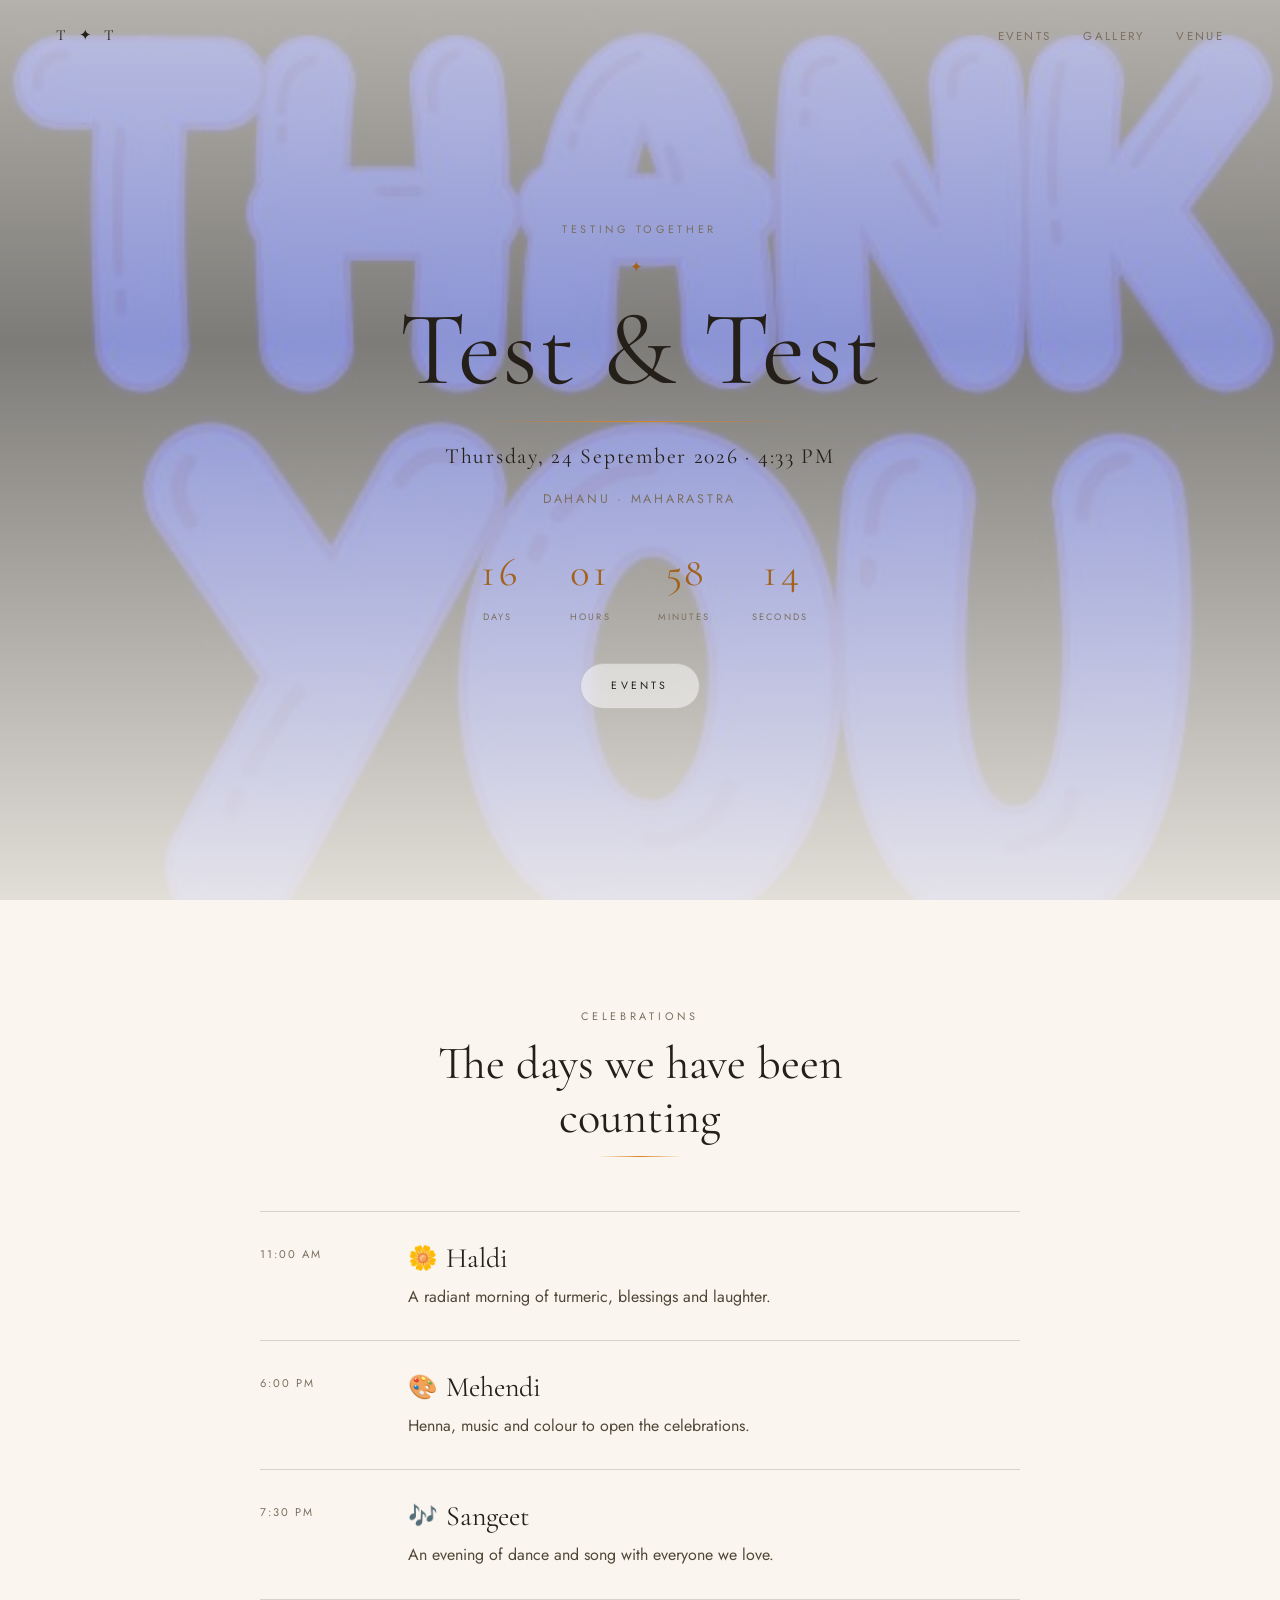
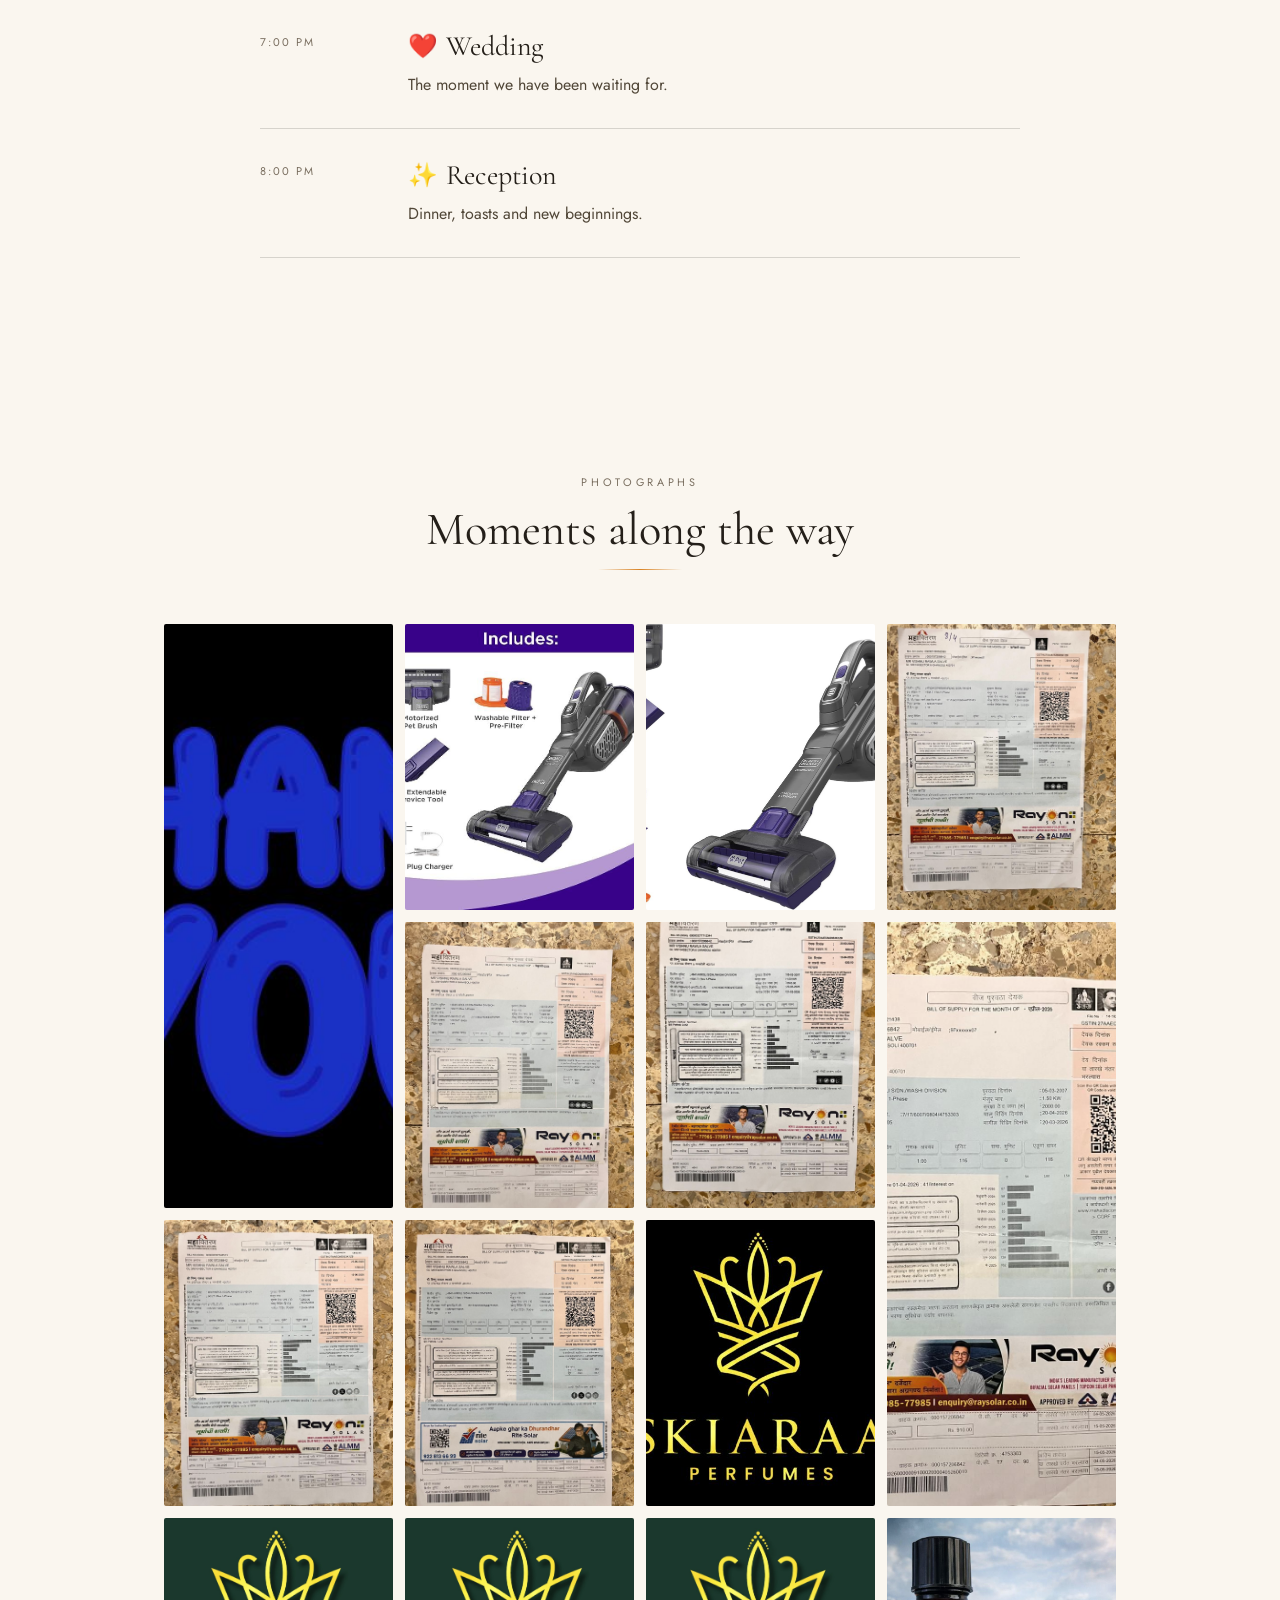
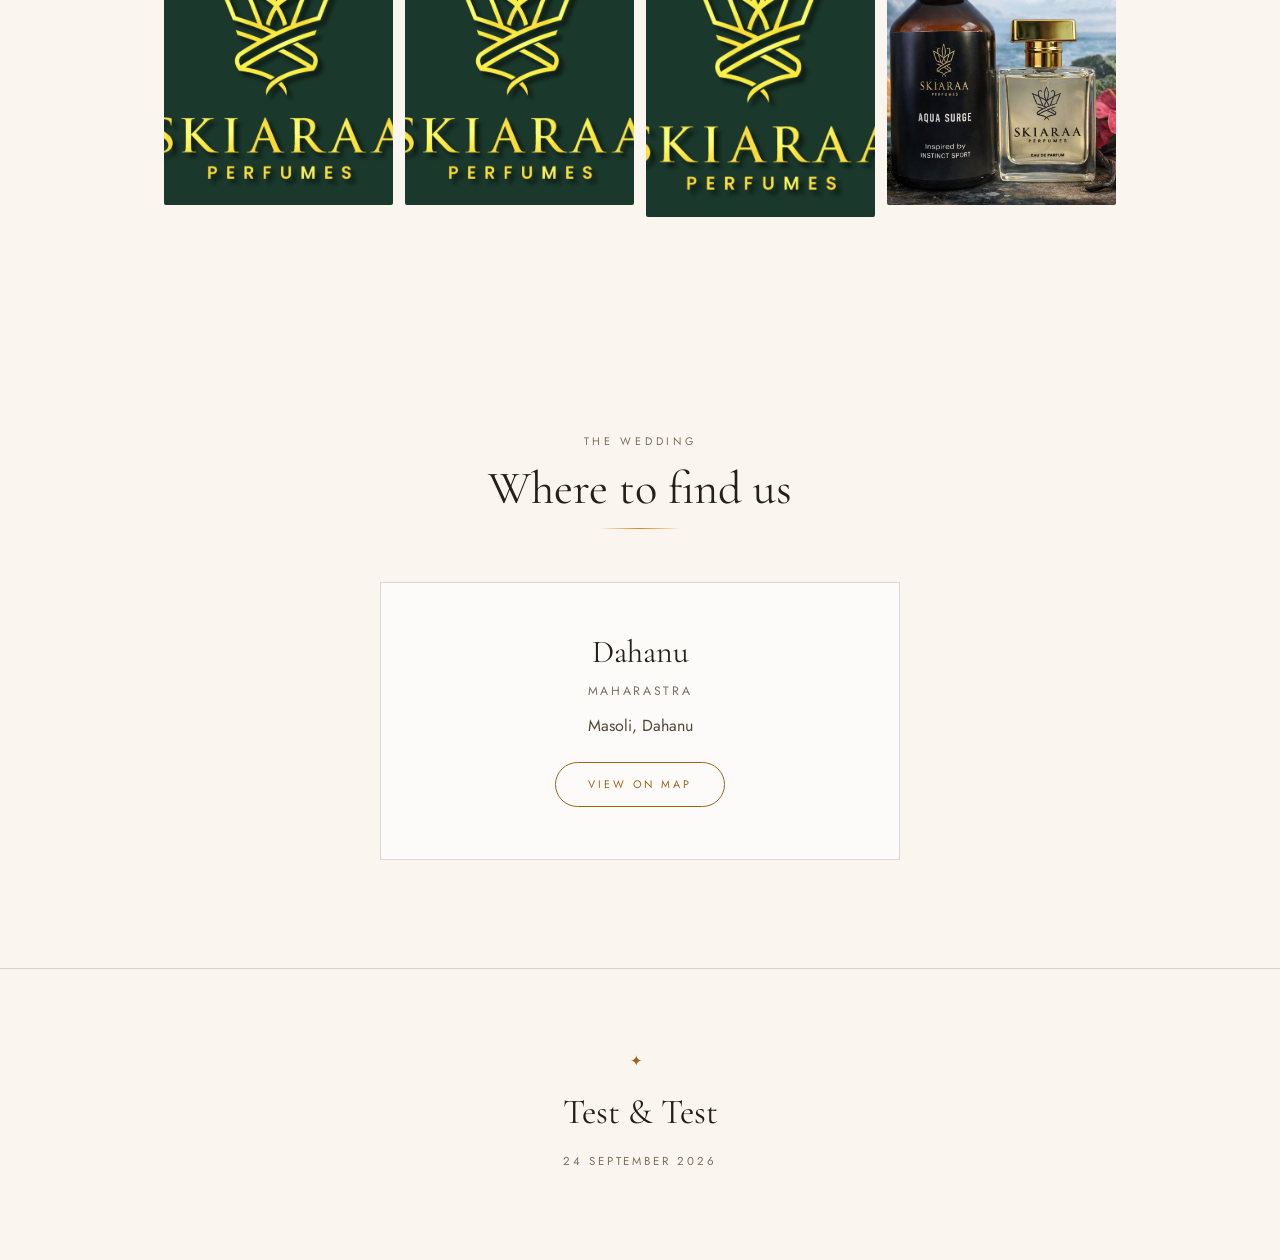
<file: weddings/test-test-btm4n7/index.html>
<!doctype html>
<html lang="en">
<head>
<meta charset="utf-8">
<meta name="viewport" content="width=device-width, initial-scale=1, viewport-fit=cover">
<title>Test &amp; Test · Wedding</title>
<meta name="description" content="Test &amp; Test are getting married. 24 September 2026 Dahanu · Maharastra">
<meta name="theme-color" content="#d98324">
<meta property="og:type" content="website">
<meta property="og:title" content="Test &amp; Test">
<meta property="og:description" content="Test &amp; Test are getting married. 24 September 2026 Dahanu · Maharastra">
<meta property="og:url" content="https://timelessunion.github.io/weddings/test-test-btm4n7/">
<meta property="og:image" content="https://timelessunion.github.io/weddings/test-test-btm4n7/assets/media-1.jpg">
<meta name="twitter:card" content="summary_large_image">
<link rel="icon" href="data:image/svg+xml,%3Csvg%20xmlns%3D%22http%3A%2F%2Fwww.w3.org%2F2000%2Fsvg%22%20viewBox%3D%220%200%2032%2032%22%3E%3Crect%20width%3D%2232%22%20height%3D%2232%22%20rx%3D%228%22%20fill%3D%22%23fff%22%2F%3E%3Cpath%20d%3D%22M16%2025c-4.2-3-7-5.6-7-9a4%204%200%200%201%207-2.6A4%204%200%200%201%2023%2016c0%203.4-2.8%206-7%209z%22%20fill%3D%22%23d98324%22%2F%3E%3C%2Fsvg%3E">
<link rel="preconnect" href="https://fonts.googleapis.com">
<link rel="preconnect" href="https://fonts.gstatic.com" crossorigin>
<link rel="stylesheet" href="https://fonts.googleapis.com/css2?family=Cormorant+Garamond:ital,wght@0,300;0,400;0,500;0,600;1,300;1,400&amp;family=Jost:wght@300;400;500;600&amp;display=swap">
<style>
*, *::before, *::after { box-sizing: border-box; }
html { -webkit-text-size-adjust: 100%; scroll-behavior: smooth; }
@media (prefers-reduced-motion: reduce) { html { scroll-behavior: auto; } }
body { margin: 0; }

.wsite {
  --accent: #b08d57;
  --font-display: Georgia, serif;
  --font-body: system-ui, sans-serif;
  font-family: var(--font-body);
  color: var(--ink, #1d1a17);
  background: var(--bg, #fff);
  overflow-x: hidden;
  line-height: 1.6;
  -webkit-font-smoothing: antialiased;
}
.wsite img { max-width: 100%; display: block; }
.wsite h1, .wsite h2, .wsite h3, .wsite h4 { margin: 0; font-weight: 400; line-height: 1.15; }
.wsite p { margin: 0; }
.wsite ul, .wsite ol { margin: 0; padding: 0; list-style: none; }
.wsite a { color: inherit; }
.wsite button { font: inherit; color: inherit; }
.wsite :focus-visible { outline: 2px solid var(--accent); outline-offset: 3px; }

/* ── Scroll reveal ─────────────────────────────────────────── */
.wsite [data-reveal] {
  opacity: 0;
  transform: translateY(22px);
  transition: opacity .9s cubic-bezier(.2,.7,.3,1), transform .9s cubic-bezier(.2,.7,.3,1);
  will-change: opacity, transform;
}
.wsite [data-reveal].is-visible { opacity: 1; transform: none; }
.wsite.is-static [data-reveal] { opacity: 1; transform: none; }
@media (prefers-reduced-motion: reduce) {
  .wsite [data-reveal] { opacity: 1; transform: none; transition: none; }
}

/* ── Gallery lightbox (injected by the runtime) ─────────────── */
.w-lightbox {
  position: fixed; inset: 0; z-index: 999;
  background: rgba(12,9,10,.94);
  display: flex; align-items: center; justify-content: center;
  padding: 3.2rem 1rem;
  opacity: 0; pointer-events: none; transition: opacity .28s ease;
}
.w-lightbox.is-open { opacity: 1; pointer-events: auto; }
.w-lightbox img {
  max-width: min(100%, 1100px); max-height: 100%;
  object-fit: contain; border-radius: 4px;
  box-shadow: 0 30px 80px rgba(0,0,0,.5);
}
.w-lightbox button {
  position: absolute; background: rgba(255,255,255,.1);
  border: 1px solid rgba(255,255,255,.28); color: #fff;
  width: 46px; height: 46px; border-radius: 50%;
  cursor: pointer; font-size: 1.3rem; line-height: 1;
  display: flex; align-items: center; justify-content: center;
  backdrop-filter: blur(6px); transition: background .2s ease;
}
.w-lightbox button:hover { background: rgba(255,255,255,.22); }
.w-lightbox .w-lb-close { top: 1rem; right: 1rem; }
.w-lightbox .w-lb-prev { left: 1rem; }
.w-lightbox .w-lb-next { right: 1rem; }
@media (max-width: 640px) {
  .w-lightbox { padding: 4.5rem .6rem; }
  .w-lightbox .w-lb-prev { left: .5rem; }
  .w-lightbox .w-lb-next { right: .5rem; }
}

/* ── Music button ──────────────────────────────────────────── */
.w-music {
  position: fixed; right: 1rem; bottom: 1rem; z-index: 60;
  display: inline-flex; align-items: center; gap: .55rem;
  padding: .7rem 1.05rem; border-radius: 999px;
  border: 1px solid var(--accent);
  background: var(--music-bg, rgba(255,255,255,.9));
  color: var(--music-fg, inherit);
  cursor: pointer; letter-spacing: .06em;
  font-size: .74rem; text-transform: uppercase;
  box-shadow: 0 10px 30px rgba(0,0,0,.18);
  backdrop-filter: blur(10px);
  transition: transform .2s ease;
}
.w-music:hover { transform: translateY(-2px); }
.w-music .w-music-bars { display: inline-flex; align-items: flex-end; gap: 2px; height: 12px; }
.w-music .w-music-bars i { width: 2px; height: 4px; background: currentColor; display: block; }
.w-music.is-playing .w-music-bars i { animation: w-eq .9s ease-in-out infinite; }
.w-music.is-playing .w-music-bars i:nth-child(2) { animation-delay: .15s; }
.w-music.is-playing .w-music-bars i:nth-child(3) { animation-delay: .3s; }
@keyframes w-eq { 0%,100% { height: 4px; } 50% { height: 12px; } }
@media (max-width: 640px) { .w-music { right: .7rem; bottom: .7rem; padding: .6rem .9rem; } }

/* Shared visually-hidden helper */
.w-sr { position: absolute; width: 1px; height: 1px; overflow: hidden; clip: rect(0 0 0 0); white-space: nowrap; }


.tpl-elegant {
  --bg: #faf6ef;
  --ink: #241f19;
  --muted: #7a6f60;
  --line: rgba(36,31,25,.16);
  --music-bg: rgba(250,246,239,.92);
  background: var(--bg);
  font-family: var(--font-body);
}

/* ── Hero ───────────────────────────────────────────────── */
.tpl-elegant .el-hero {
  position: relative;
  min-height: 100svh;
  display: flex;
  flex-direction: column;
  overflow: hidden;
  background: #efe7da;
}
.tpl-elegant .el-hero-bg { position: absolute; inset: 0; }
.tpl-elegant .el-hero-bg img {
  width: 100%; height: 100%;
  object-fit: cover;
  filter: saturate(.82) contrast(1.02);
  animation: el-drift 26s ease-in-out infinite alternate;
}
@keyframes el-drift { from { transform: scale(1.04); } to { transform: scale(1.12) translateY(-1.2%); } }
@media (prefers-reduced-motion: reduce) { .tpl-elegant .el-hero-bg img { animation: none; } }

.tpl-elegant .el-hero-veil {
  position: absolute; inset: 0;
  background:
    linear-gradient(to bottom, rgba(250,246,239,.72) 0%, rgba(250,246,239,.5) 38%, rgba(250,246,239,.9) 100%);
}
.tpl-elegant .el-hero:not(:has(.el-hero-bg)) .el-hero-veil {
  background: radial-gradient(120% 80% at 50% 0%, #fffdf8 0%, #f3ebdd 60%, #eadfcc 100%);
}

.tpl-elegant .el-topbar {
  position: relative; z-index: 5;
  display: flex; align-items: center; justify-content: space-between;
  padding: 1.4rem clamp(1.1rem, 5vw, 3.5rem);
}
.tpl-elegant .el-brand {
  font-family: var(--font-display);
  letter-spacing: .28em;
  font-size: .95rem;
  text-decoration: none;
  color: var(--ink);
}
.tpl-elegant .el-nav ul { display: flex; gap: 2rem; }
.tpl-elegant .el-nav a {
  text-decoration: none;
  font-size: .72rem;
  letter-spacing: .2em;
  text-transform: uppercase;
  color: var(--muted);
  padding-bottom: 3px;
  border-bottom: 1px solid transparent;
  transition: color .25s ease, border-color .25s ease;
}
.tpl-elegant .el-nav a:hover { color: var(--accent-ink); border-color: var(--accent-ink); }
.tpl-elegant .w-nav-toggle { display: none; }

.tpl-elegant .el-hero-inner {
  position: relative; z-index: 4;
  flex: 1;
  display: flex; flex-direction: column;
  align-items: center; justify-content: center;
  text-align: center;
  padding: 2rem clamp(1.1rem, 5vw, 3rem) clamp(2.5rem, 8vh, 5rem);
  gap: 1.05rem;
}
.tpl-elegant .el-eyebrow {
  font-size: .68rem;
  letter-spacing: .34em;
  text-transform: uppercase;
  color: var(--muted);
}
.tpl-elegant .el-flourish { color: var(--accent-ink); font-size: .95rem; letter-spacing: .5em; }
.tpl-elegant .el-names {
  font-family: var(--font-display);
  font-size: clamp(2.9rem, 11vw, 6.6rem);
  line-height: 1.02;
  letter-spacing: .01em;
  max-width: 14ch;
  overflow-wrap: break-word;
}
.tpl-elegant .el-rule {
  width: min(320px, 55vw); height: 1px;
  background: linear-gradient(to right, transparent, var(--accent), transparent);
}
.tpl-elegant .el-rule-sm { width: 84px; }
.tpl-elegant .el-date {
  font-family: var(--font-display);
  font-size: clamp(1rem, 3.2vw, 1.35rem);
  letter-spacing: .08em;
}
.tpl-elegant .el-place {
  font-size: .78rem; letter-spacing: .22em;
  text-transform: uppercase; color: var(--muted);
}

.tpl-elegant .el-countdown {
  display: flex; gap: clamp(1rem, 5vw, 2.6rem);
  margin-top: .8rem;
}
.tpl-elegant .el-cd-unit { display: flex; flex-direction: column; gap: .35rem; min-width: 3.2rem; }
.tpl-elegant .el-cd-value {
  font-family: var(--font-display);
  font-size: clamp(1.6rem, 5.5vw, 2.5rem);
  font-variant-numeric: tabular-nums;
  color: var(--accent-ink);
}
.tpl-elegant .el-cd-label {
  font-size: .58rem; letter-spacing: .24em;
  text-transform: uppercase; color: var(--muted);
}
.tpl-elegant .el-cd-message {
  font-family: var(--font-display);
  font-size: 1.25rem; color: var(--accent-ink);
}

.tpl-elegant .el-scroll {
  margin-top: 1.4rem;
  text-decoration: none;
  font-size: .66rem; letter-spacing: .3em; text-transform: uppercase;
  color: var(--ink);
  border: 1px solid var(--line);
  padding: .85rem 1.9rem;
  border-radius: 999px;
  background: rgba(255,255,255,.5);
  backdrop-filter: blur(6px);
  transition: background .3s ease, border-color .3s ease, color .3s ease;
}
.tpl-elegant .el-scroll:hover { background: var(--accent-ink); border-color: var(--accent-ink); color: #fff; }

/* ── Sections ───────────────────────────────────────────── */
.tpl-elegant .el-section {
  padding: clamp(4rem, 12vh, 8rem) clamp(1.2rem, 6vw, 4rem);
  max-width: 1080px;
  margin: 0 auto;
}
.tpl-elegant .el-head { text-align: center; display: grid; justify-items: center; gap: .75rem; margin-bottom: clamp(2.2rem, 6vh, 3.6rem); }
.tpl-elegant .el-head h2 {
  font-family: var(--font-display);
  font-size: clamp(1.7rem, 5.5vw, 2.9rem);
  max-width: 20ch;
}

.tpl-elegant .el-story-text {
  max-width: 62ch; margin: 0 auto;
  text-align: center;
  font-size: clamp(1rem, 2.6vw, 1.13rem);
  color: #453d33;
  white-space: pre-line;
}
.tpl-elegant .el-milestones {
  margin-top: 3rem;
  display: grid; gap: 1.6rem;
  max-width: 640px; margin-inline: auto;
}
.tpl-elegant .el-milestones li {
  border-left: 1px solid var(--line);
  padding: .2rem 0 .2rem 1.5rem;
  position: relative;
}
.tpl-elegant .el-milestones li::before {
  content: ""; position: absolute; left: -4px; top: .65rem;
  width: 7px; height: 7px; border-radius: 50%; background: var(--accent);
}
.tpl-elegant .el-milestones h3 { font-family: var(--font-display); font-size: 1.2rem; margin-bottom: .25rem; }
.tpl-elegant .el-milestones p { color: var(--muted); }

/* Events */
.tpl-elegant .el-event-list { display: grid; gap: 0; max-width: 760px; margin: 0 auto; }
.tpl-elegant .el-event {
  display: grid;
  grid-template-columns: 122px 1fr;
  gap: 1.6rem;
  padding: 1.9rem 0;
  border-top: 1px solid var(--line);
  align-items: start;
}
.tpl-elegant .el-event:last-child { border-bottom: 1px solid var(--line); }
.tpl-elegant .el-event-when { display: grid; gap: .2rem; padding-top: .2rem; }
.tpl-elegant .el-event-date {
  font-family: var(--font-display);
  font-size: 1.05rem; color: var(--accent-ink); letter-spacing: .04em;
}
.tpl-elegant .el-event-time { font-size: .7rem; letter-spacing: .18em; text-transform: uppercase; color: var(--muted); }
.tpl-elegant .el-event-body h3 {
  font-family: var(--font-display);
  font-size: clamp(1.3rem, 4vw, 1.75rem);
  display: flex; align-items: center; gap: .55rem;
}
.tpl-elegant .el-event-emoji { font-size: .85em; }
.tpl-elegant .el-event-where { margin-top: .3rem; font-size: .78rem; letter-spacing: .12em; text-transform: uppercase; color: var(--muted); }
.tpl-elegant .el-event-desc { margin-top: .6rem; color: #514738; }

/* Gallery */
.tpl-elegant .el-grid {
  display: grid;
  grid-template-columns: repeat(auto-fill, minmax(220px, 1fr));
  gap: 12px;
}
.tpl-elegant .w-photo-btn {
  border: 0; padding: 0; background: none; cursor: zoom-in;
  overflow: hidden; border-radius: 2px; display: block;
}
.tpl-elegant .w-photo-btn img {
  width: 100%; aspect-ratio: 4 / 5; object-fit: cover;
  transition: transform .8s cubic-bezier(.2,.7,.3,1), filter .5s ease;
  filter: saturate(.9);
}
.tpl-elegant .w-photo-btn:hover img { transform: scale(1.05); filter: saturate(1); }
.tpl-elegant .el-grid > *:nth-child(6n + 1) { grid-row: span 2; }
.tpl-elegant .el-grid > *:nth-child(6n + 1) img { aspect-ratio: 4 / 5.2; height: 100%; }

/* Venue + RSVP */
.tpl-elegant .el-venue-card,
.tpl-elegant .el-rsvp-inner {
  text-align: center;
  max-width: 520px; margin: 0 auto;
  border: 1px solid var(--line);
  padding: clamp(2rem, 6vw, 3.2rem);
  background: rgba(255,255,255,.6);
  display: grid; gap: .7rem; justify-items: center;
}
.tpl-elegant .el-venue-card h3 { font-family: var(--font-display); font-size: clamp(1.4rem, 4.5vw, 2rem); }
.tpl-elegant .el-venue-city { font-size: .76rem; letter-spacing: .22em; text-transform: uppercase; color: var(--muted); }
.tpl-elegant .el-venue-address { color: #514738; max-width: 34ch; }
.tpl-elegant .el-rsvp-inner p { color: #514738; max-width: 34ch; }

.tpl-elegant .el-btn {
  margin-top: .8rem;
  display: inline-block; text-decoration: none;
  border: 1px solid var(--accent-ink); color: var(--accent-ink);
  padding: .8rem 2rem; border-radius: 999px;
  font-size: .68rem; letter-spacing: .26em; text-transform: uppercase;
  transition: background .3s ease, color .3s ease;
}
.tpl-elegant .el-btn:hover { background: var(--accent-ink); color: #fff; }
.tpl-elegant .el-btn-solid { background: var(--accent-ink); color: #fff; }
.tpl-elegant .el-btn-solid:hover { filter: brightness(1.08); }

/* Family */
.tpl-elegant .el-family-grid {
  display: grid; gap: 1.4rem;
  grid-template-columns: repeat(auto-fit, minmax(240px, 1fr));
  max-width: 720px; margin: 0 auto;
}
.tpl-elegant .el-family-card {
  text-align: center; padding: 2rem 1.4rem;
  border: 1px solid var(--line);
  display: grid; gap: .4rem;
  background: rgba(255,255,255,.55);
}
.tpl-elegant .el-family-card h3 {
  font-family: var(--font-display); font-size: 1.35rem;
  margin-bottom: .5rem; color: var(--accent-ink);
}
.tpl-elegant .el-family-card p { color: #514738; }

/* Footer */
.tpl-elegant .el-footer {
  text-align: center;
  padding: clamp(3rem, 9vh, 5rem) 1.5rem clamp(4.5rem, 10vh, 6rem);
  border-top: 1px solid var(--line);
  display: grid; gap: .7rem; justify-items: center;
}
.tpl-elegant .el-footer-names { font-family: var(--font-display); font-size: clamp(1.5rem, 5vw, 2.2rem); }
.tpl-elegant .el-footer-date { font-size: .72rem; letter-spacing: .26em; text-transform: uppercase; color: var(--muted); }

/* ── Mobile ─────────────────────────────────────────────── */
@media (max-width: 780px) {
  .tpl-elegant .w-nav-toggle {
    display: flex; flex-direction: column; justify-content: center; gap: 4px;
    width: 40px; height: 40px; padding: 0 9px;
    background: rgba(255,255,255,.6); border: 1px solid var(--line);
    border-radius: 10px; cursor: pointer;
  }
  .tpl-elegant .w-nav-toggle span { display: block; height: 1px; background: var(--ink); }
  .tpl-elegant .el-nav {
    position: absolute; top: 100%; right: clamp(1.1rem, 5vw, 3.5rem);
    background: rgba(252,249,243,.97);
    border: 1px solid var(--line);
    border-radius: 12px;
    padding: .6rem 0;
    min-width: 190px;
    box-shadow: 0 20px 50px rgba(36,31,25,.14);
    opacity: 0; visibility: hidden; transform: translateY(-6px);
    transition: opacity .22s ease, transform .22s ease, visibility .22s;
  }
  .tpl-elegant .el-nav.is-open { opacity: 1; visibility: visible; transform: none; }
  .tpl-elegant .el-nav ul { flex-direction: column; gap: 0; }
  .tpl-elegant .el-nav a { display: block; padding: .75rem 1.3rem; border: 0; }
  .tpl-elegant .el-topbar { position: relative; }
  .tpl-elegant .el-event { grid-template-columns: 1fr; gap: .5rem; }
  .tpl-elegant .el-event-when { display: flex; gap: .8rem; align-items: baseline; }
  .tpl-elegant .el-grid { grid-template-columns: repeat(2, 1fr); gap: 8px; }
  .tpl-elegant .el-grid > *:nth-child(6n + 1) { grid-row: auto; }
  .tpl-elegant .el-grid > *:nth-child(6n + 1) img { aspect-ratio: 4 / 5; }
  .tpl-elegant .el-countdown { gap: 1.1rem; }
  .tpl-elegant .el-section { padding: clamp(3rem, 8vh, 4.5rem) clamp(1.2rem, 6vw, 4rem); }
}

.wsite {
      --accent: #d98324;
      --accent-ink: #a3621b;
      --font-display: "Cormorant Garamond", Georgia, serif;
      --font-body: "Jost", "Helvetica Neue", sans-serif;
    }</style>
</head>
<body>
<link rel="preload" as="image" href="assets/media-1.jpg"/><div class="wsite tpl-elegant"><header class="el-hero" id="top"><div class="el-hero-bg" aria-hidden="true"><img src="assets/media-1.jpg" alt=""/></div><div class="el-hero-veil" aria-hidden="true"></div><div class="el-topbar"><a class="el-brand" href="#top">T ✦ T</a><button type="button" class="w-nav-toggle" data-nav-toggle="" aria-expanded="false" aria-label="Menu"><span></span><span></span><span></span></button><nav class="el-nav" data-nav=""><ul><li><a href="#events">Events</a></li><li><a href="#gallery">Gallery</a></li><li><a href="#venue">Venue</a></li></ul></nav></div><div class="el-hero-inner"><p class="el-eyebrow" data-reveal="">Testing together</p><div class="el-flourish" data-reveal="" aria-hidden="true">✦</div><h1 class="el-names" data-reveal="">Test &amp; Test</h1><div class="el-rule" data-reveal="" aria-hidden="true"></div><p class="el-date" data-reveal="">Thursday, 24 September 2026<span> · 4:33 PM</span></p><p class="el-place" data-reveal="">Dahanu · Maharastra</p><div class="el-countdown" data-reveal="" data-countdown="" data-date="2026-09-24" data-time="16:33"><div class="el-cd-unit"><span class="el-cd-value" data-unit="days">16</span><span class="el-cd-label">Days</span></div><div class="el-cd-unit"><span class="el-cd-value" data-unit="hours">01</span><span class="el-cd-label">Hours</span></div><div class="el-cd-unit"><span class="el-cd-value" data-unit="minutes">58</span><span class="el-cd-label">Minutes</span></div><div class="el-cd-unit"><span class="el-cd-value" data-unit="seconds">14</span><span class="el-cd-label">Seconds</span></div></div><a class="el-scroll" href="#events" data-reveal="">Events</a></div></header><main><section class="el-section el-events" id="events"><div class="el-head" data-reveal=""><p class="el-eyebrow">Celebrations</p><h2>The days we have been counting</h2><div class="el-rule el-rule-sm" aria-hidden="true"></div></div><ol class="el-event-list"><li class="el-event" data-reveal=""><div class="el-event-when"><span class="el-event-time">11:00 AM</span></div><div class="el-event-body"><h3><span class="el-event-emoji">🌼</span>Haldi</h3><p class="el-event-desc">A radiant morning of turmeric, blessings and laughter.</p></div></li><li class="el-event" data-reveal=""><div class="el-event-when"><span class="el-event-time">6:00 PM</span></div><div class="el-event-body"><h3><span class="el-event-emoji">🎨</span>Mehendi</h3><p class="el-event-desc">Henna, music and colour to open the celebrations.</p></div></li><li class="el-event" data-reveal=""><div class="el-event-when"><span class="el-event-time">7:30 PM</span></div><div class="el-event-body"><h3><span class="el-event-emoji">🎶</span>Sangeet</h3><p class="el-event-desc">An evening of dance and song with everyone we love.</p></div></li><li class="el-event" data-reveal=""><div class="el-event-when"><span class="el-event-time">7:00 PM</span></div><div class="el-event-body"><h3><span class="el-event-emoji">❤️</span>Wedding</h3><p class="el-event-desc">The moment we have been waiting for.</p></div></li><li class="el-event" data-reveal=""><div class="el-event-when"><span class="el-event-time">8:00 PM</span></div><div class="el-event-body"><h3><span class="el-event-emoji">✨</span>Reception</h3><p class="el-event-desc">Dinner, toasts and new beginnings.</p></div></li></ol></section><section class="el-section el-gallery" id="gallery"><div class="el-head" data-reveal=""><p class="el-eyebrow">Photographs</p><h2>Moments along the way</h2><div class="el-rule el-rule-sm" aria-hidden="true"></div></div><div class="el-grid" data-gallery=""><button type="button" class="w-photo-btn" data-lightbox="assets/media-2.jpg" aria-label="Photo 1"><img src="assets/media-2.jpg" alt="Photo 1" loading="lazy" decoding="async"/></button><button type="button" class="w-photo-btn" data-lightbox="assets/media-3.jpg" aria-label="Photo 2"><img src="assets/media-3.jpg" alt="Photo 2" loading="lazy" decoding="async"/></button><button type="button" class="w-photo-btn" data-lightbox="assets/media-4.jpg" aria-label="Photo 3"><img src="assets/media-4.jpg" alt="Photo 3" loading="lazy" decoding="async"/></button><button type="button" class="w-photo-btn" data-lightbox="assets/media-5.jpg" aria-label="Photo 4"><img src="assets/media-5.jpg" alt="Photo 4" loading="lazy" decoding="async"/></button><button type="button" class="w-photo-btn" data-lightbox="assets/media-6.jpg" aria-label="Photo 5"><img src="assets/media-6.jpg" alt="Photo 5" loading="lazy" decoding="async"/></button><button type="button" class="w-photo-btn" data-lightbox="assets/media-7.jpg" aria-label="Photo 6"><img src="assets/media-7.jpg" alt="Photo 6" loading="lazy" decoding="async"/></button><button type="button" class="w-photo-btn" data-lightbox="assets/media-8.jpg" aria-label="Photo 7"><img src="assets/media-8.jpg" alt="Photo 7" loading="lazy" decoding="async"/></button><button type="button" class="w-photo-btn" data-lightbox="assets/media-9.jpg" aria-label="Photo 8"><img src="assets/media-9.jpg" alt="Photo 8" loading="lazy" decoding="async"/></button><button type="button" class="w-photo-btn" data-lightbox="assets/media-10.jpg" aria-label="Photo 9"><img src="assets/media-10.jpg" alt="Photo 9" loading="lazy" decoding="async"/></button><button type="button" class="w-photo-btn" data-lightbox="assets/media-11.jpg" aria-label="Photo 10"><img src="assets/media-11.jpg" alt="Photo 10" loading="lazy" decoding="async"/></button><button type="button" class="w-photo-btn" data-lightbox="assets/media-12.jpg" aria-label="Photo 11"><img src="assets/media-12.jpg" alt="Photo 11" loading="lazy" decoding="async"/></button><button type="button" class="w-photo-btn" data-lightbox="assets/media-13.jpg" aria-label="Photo 12"><img src="assets/media-13.jpg" alt="Photo 12" loading="lazy" decoding="async"/></button><button type="button" class="w-photo-btn" data-lightbox="assets/media-13.jpg" aria-label="Photo 13"><img src="assets/media-13.jpg" alt="Photo 13" loading="lazy" decoding="async"/></button><button type="button" class="w-photo-btn" data-lightbox="assets/media-14.jpg" aria-label="Photo 14"><img src="assets/media-14.jpg" alt="Photo 14" loading="lazy" decoding="async"/></button></div></section><section class="el-section el-venue" id="venue"><div class="el-head" data-reveal=""><p class="el-eyebrow">The Wedding</p><h2>Where to find us</h2><div class="el-rule el-rule-sm" aria-hidden="true"></div></div><div class="el-venue-card" data-reveal=""><h3>Dahanu</h3><p class="el-venue-city">Maharastra</p><p class="el-venue-address">Masoli, Dahanu</p><a class="el-btn" href="https://www.google.com/maps/search/?api=1&amp;query=Dahanu%2C%20Masoli%2C%20Dahanu%2C%20Maharastra" target="_blank" rel="noopener noreferrer">View on Map</a></div></section></main><footer class="el-footer"><div class="el-flourish" aria-hidden="true">✦</div><p class="el-footer-names">Test &amp; Test</p><p class="el-footer-date">24 September 2026</p></footer></div>
<script>
(function () {
  "use strict";
  var PREVIEW = !!window.__WEDDING_PREVIEW__;
  var reduceMotion = window.matchMedia && window.matchMedia("(prefers-reduced-motion: reduce)").matches;

  /* ── Reveal on scroll ─────────────────────────────────── */
  var seen = new WeakSet();
  var io = null;
  if ("IntersectionObserver" in window && !reduceMotion) {
    io = new IntersectionObserver(function (entries) {
      entries.forEach(function (entry) {
        if (entry.isIntersecting) {
          entry.target.classList.add("is-visible");
          io.unobserve(entry.target);
        }
      });
    }, { rootMargin: "0px 0px -8% 0px", threshold: 0.08 });
  }

  function scanReveals() {
    var nodes = document.querySelectorAll("[data-reveal]");
    for (var i = 0; i < nodes.length; i++) {
      var el = nodes[i];
      if (seen.has(el)) continue;
      seen.add(el);
      if (!io) { el.classList.add("is-visible"); continue; }
      var box = el.getBoundingClientRect();
      if (box.top < window.innerHeight * 0.92) el.classList.add("is-visible");
      else io.observe(el);
    }
  }

  /* ── Countdown ────────────────────────────────────────── */
  function tickCountdowns() {
    var nodes = document.querySelectorAll("[data-countdown]");
    for (var i = 0; i < nodes.length; i++) {
      var root = nodes[i];
      var date = root.getAttribute("data-date");
      if (!date) continue;
      var parts = date.split("-");
      var time = (root.getAttribute("data-time") || "").split(":");
      var target = new Date(+parts[0], +parts[1] - 1, +parts[2],
        time.length === 2 ? +time[0] : 12, time.length === 2 ? +time[1] : 0, 0, 0);
      var now = new Date();
      var startToday = new Date(now.getFullYear(), now.getMonth(), now.getDate()).getTime();
      var startTarget = new Date(target.getFullYear(), target.getMonth(), target.getDate()).getTime();
      var days = Math.round((startTarget - startToday) / 86400000);
      if (days < 0) continue;
      var diff = target.getTime() - now.getTime();
      set(root, "days", days);
      set(root, "hours", Math.max(0, Math.floor(diff / 3600000) % 24));
      set(root, "minutes", Math.max(0, Math.floor(diff / 60000) % 60));
      set(root, "seconds", Math.max(0, Math.floor(diff / 1000) % 60));
    }
  }
  function set(root, unit, value) {
    var el = root.querySelector('[data-unit="' + unit + '"]');
    if (el) {
      var text = value < 10 ? "0" + value : String(value);
      if (el.textContent !== text) el.textContent = text;
    }
  }

  /* ── Gallery lightbox ─────────────────────────────────── */
  var lb = null, lbImg = null, lbSources = [], lbIndex = 0;

  function buildLightbox() {
    if (lb) return;
    lb = document.createElement("div");
    lb.className = "w-lightbox";
    lb.setAttribute("role", "dialog");
    lb.setAttribute("aria-modal", "true");
    lb.setAttribute("aria-label", "Photo viewer");
    lb.innerHTML =
      '<button type="button" class="w-lb-close" aria-label="Close">&#10005;</button>' +
      '<button type="button" class="w-lb-prev" aria-label="Previous photo">&#8249;</button>' +
      '<img alt="" />' +
      '<button type="button" class="w-lb-next" aria-label="Next photo">&#8250;</button>';
    document.body.appendChild(lb);
    lbImg = lb.querySelector("img");
    lb.querySelector(".w-lb-close").addEventListener("click", closeLightbox);
    lb.querySelector(".w-lb-prev").addEventListener("click", function (e) { e.stopPropagation(); step(-1); });
    lb.querySelector(".w-lb-next").addEventListener("click", function (e) { e.stopPropagation(); step(1); });
    lb.addEventListener("click", function (e) { if (e.target === lb || e.target === lbImg) closeLightbox(); });
  }

  function openLightbox(trigger) {
    buildLightbox();
    var scope = trigger.closest("[data-gallery]") || document;
    var items = scope.querySelectorAll("[data-lightbox]");
    lbSources = [];
    lbIndex = 0;
    for (var i = 0; i < items.length; i++) {
      lbSources.push(items[i].getAttribute("data-lightbox"));
      if (items[i] === trigger) lbIndex = i;
    }
    show();
    lb.classList.add("is-open");
    document.body.style.overflow = "hidden";
  }

  function show() {
    if (lbImg && lbSources[lbIndex]) lbImg.src = lbSources[lbIndex];
  }
  function step(delta) {
    if (!lbSources.length) return;
    lbIndex = (lbIndex + delta + lbSources.length) % lbSources.length;
    show();
  }
  function closeLightbox() {
    if (!lb) return;
    lb.classList.remove("is-open");
    document.body.style.overflow = "";
  }

  /* ── Background music ─────────────────────────────────── */
  var audio = null;

  function toggleMusic(button) {
    var src = button.getAttribute("data-src");
    if (!src) return;
    if (!audio) {
      audio = new Audio(src);
      audio.loop = true;
      audio.volume = 0.35;
      audio.addEventListener("ended", function () { button.classList.remove("is-playing"); });
    }
    if (audio.paused) {
      var played = audio.play();
      if (played && played.catch) {
        played.catch(function () {
          button.classList.remove("is-playing");
          setLabel(button, "Play Music");
        });
      }
      button.classList.add("is-playing");
      setLabel(button, "Pause Music");
    } else {
      audio.pause();
      button.classList.remove("is-playing");
      setLabel(button, "Play Music");
    }
  }
  function setLabel(button, text) {
    var label = button.querySelector("[data-music-label]");
    if (label) label.textContent = text;
  }

  /* ── Delegated events ─────────────────────────────────── */
  document.addEventListener("click", function (e) {
    var photo = e.target.closest ? e.target.closest("[data-lightbox]") : null;
    if (photo) { e.preventDefault(); openLightbox(photo); return; }

    /* In the editor the page lives in a srcdoc frame, where the browser
       resolves "#events" against the parent URL and would load the whole
       editor inside the preview. Scroll to the section ourselves instead. */
    if (PREVIEW) {
      var jump = e.target.closest ? e.target.closest('a[href^="#"]') : null;
      if (jump) {
        e.preventDefault();
        var id = jump.getAttribute("href").slice(1);
        var target = id ? document.getElementById(id) : document.body;
        if (target) {
          target.scrollIntoView({ behavior: reduceMotion ? "auto" : "smooth", block: "start" });
        }
        var openNavNow = document.querySelector("[data-nav].is-open");
        if (openNavNow) openNavNow.classList.remove("is-open");
        return;
      }
    }

    var music = e.target.closest ? e.target.closest("[data-music]") : null;
    if (music) { e.preventDefault(); toggleMusic(music); return; }

    var navToggle = e.target.closest ? e.target.closest("[data-nav-toggle]") : null;
    if (navToggle) {
      var nav = document.querySelector("[data-nav]");
      if (nav) {
        var open = nav.classList.toggle("is-open");
        navToggle.setAttribute("aria-expanded", open ? "true" : "false");
      }
      return;
    }

    var link = e.target.closest ? e.target.closest("[data-nav] a") : null;
    if (link) {
      var openNav = document.querySelector("[data-nav].is-open");
      if (openNav) openNav.classList.remove("is-open");
    }
  });

  document.addEventListener("keydown", function (e) {
    if (!lb || !lb.classList.contains("is-open")) return;
    if (e.key === "Escape") closeLightbox();
    if (e.key === "ArrowRight") step(1);
    if (e.key === "ArrowLeft") step(-1);
  });

  /* ── Boot ─────────────────────────────────────────────── */
  function boot() {
    scanReveals();
    if (!PREVIEW) tickCountdowns();
  }

  if (document.readyState === "loading") document.addEventListener("DOMContentLoaded", boot);
  else boot();

  if (!PREVIEW) setInterval(tickCountdowns, 1000);

  if ("MutationObserver" in window) {
    var mo = new MutationObserver(function () { scanReveals(); });
    mo.observe(document.body, { childList: true, subtree: true });
  }
})();
</script>
</body>
</html>
</file>
<file: Pratiksha-Divesh/styles.css>
/* ═══════════════════════════════════════════
   ROYAL WEDDING WEBSITE  ·  styles.css
   Mobile-first · Cinzel + Playfair Display
   ═══════════════════════════════════════════ */

:root {
  --crimson:    #5a0e28;
  --crimson-d:  #3b091a;
  --crimson-l:  #7a1a3a;
  --gold:       #c9993a;
  --gold-l:     #e4be72;
  --gold-pale:  #f5e9cc;
  --ivory:      #fdf6ea;
  --blush:      #f5e2d8;
  --ink:        #1e0d12;
  --card-bg:    rgba(253, 246, 234, 0.92);
  --shadow-sm:  0 4px 20px rgba(58, 9, 26, 0.14);
  --shadow-md:  0 12px 44px rgba(58, 9, 26, 0.22);
  --shadow-lg:  0 24px 70px rgba(58, 9, 26, 0.32);
  --r:          18px;
  --r-sm:       10px;
}

/* ── RESET ──────────────────────────────── */
*, *::before, *::after { box-sizing: border-box; margin: 0; padding: 0; }
html { scroll-behavior: smooth; -webkit-tap-highlight-color: transparent; }

body {
  font-family: "Lato", sans-serif;
  background: var(--ink);
  color: var(--ink);
  overflow-x: hidden;
}

img { max-width: 100%; display: block; }
a   { color: inherit; }

/* ── TYPOGRAPHY HELPERS ─────────────────── */
.font-serif  { font-family: "Playfair Display", serif; }
.font-display{ font-family: "Cinzel", serif; }

/* ── HERO ───────────────────────────────── */
.hero {
  position: relative;
  min-height: 100svh;
  display: flex;
  flex-direction: column;
  overflow: hidden;
}

.hero-slider,
.hero-slide,
.hero-slide img,
.hero-overlay,
.petal-layer { position: absolute; inset: 0; }

.hero-slide            { opacity: 0; transition: opacity 1.4s ease; }
.hero-slide.is-active  { opacity: 1; }

.hero-slide img {
  width: 100%; height: 100%;
  object-fit: cover;
  filter: saturate(0.85) contrast(1.08);
}

.hero-overlay {
  background:
    linear-gradient(to bottom, rgba(26,4,12,0.55) 0%, rgba(26,4,12,0.3) 40%, rgba(26,4,12,0.72) 100%);
}

/* Petal shimmer */
.petal-layer {
  background-image:
    radial-gradient(circle, rgba(201,153,58,0.28) 0 18%, transparent 22%),
    radial-gradient(circle, rgba(245,232,204,0.22) 0 14%, transparent 18%);
  background-size: 160px 160px, 230px 230px;
  animation: drift 28s linear infinite;
  opacity: 0.4;
  pointer-events: none;
}
@keyframes drift {
  0%   { transform: translateY(-4%) translateX(0); }
  100% { transform: translateY(6%)  translateX(-2%); }
}

/* ── NAV ────────────────────────────────── */
.top-nav {
  position: relative;
  z-index: 10;
  display: flex;
  justify-content: space-between;
  align-items: center;
  padding: 1.1rem 1.2rem;
}

.brand {
  font-family: "Cinzel", serif;
  font-size: 1.15rem;
  letter-spacing: 0.18em;
  color: var(--gold-l);
  text-decoration: none;
  text-shadow: 0 2px 12px rgba(0,0,0,0.5);
}

/* Hamburger — mobile only, royal style */
.menu-btn {
  cursor: pointer;
  border: 1.5px solid rgba(201,153,58,0.55);
  background: rgba(201,153,58,0.08);
  backdrop-filter: blur(8px);
  border-radius: 12px;
  width: 3rem;
  height: 3rem;
  display: flex;
  flex-direction: column;
  align-items: center;
  justify-content: center;
  gap: 5px;
  transition: background 0.2s, border-color 0.2s;
}
.menu-btn:active  { background: rgba(201,153,58,0.22); }
.menu-btn span {
  width: 1.2rem; height: 2px;
  background: var(--gold-l);
  border-radius: 2px;
  transition: transform 0.3s, opacity 0.3s;
}
.menu-btn[aria-expanded="true"] span:nth-child(1) { transform: translateY(7px) rotate(45deg); }
.menu-btn[aria-expanded="true"] span:nth-child(2) { opacity: 0; }
.menu-btn[aria-expanded="true"] span:nth-child(3) { transform: translateY(-7px) rotate(-45deg); }

/* Dropdown nav (mobile) */
.nav-links {
  list-style: none;
  position: absolute;
  right: 1.2rem; top: 4.6rem;
  width: min(260px, calc(100vw - 2.4rem));
  background: rgba(30, 6, 16, 0.95);
  backdrop-filter: blur(18px);
  border: 1px solid rgba(201,153,58,0.3);
  border-radius: var(--r);
  padding: 0.6rem;
  display: none;
  flex-direction: column;
  gap: 0.2rem;
  box-shadow: var(--shadow-lg);
}
.nav-links.is-open { display: flex; }
.nav-links a {
  display: block;
  color: var(--gold-pale);
  font-family: "Cinzel", serif;
  font-size: 0.78rem;
  letter-spacing: 0.14em;
  text-transform: uppercase;
  text-decoration: none;
  padding: 0.75rem 1rem;
  border-radius: 10px;
  transition: background 0.2s, color 0.2s;
}
.nav-links a:hover { background: rgba(201,153,58,0.18); color: var(--gold-l); }

/* ── HERO CONTENT ───────────────────────── */
.hero-content {
  position: relative;
  z-index: 4;
  flex: 1;
  display: flex;
  flex-direction: column;
  align-items: center;
  justify-content: center;
  text-align: center;
  padding: 2rem 1.5rem 3.5rem;
  gap: 0.4rem;
  color: var(--ivory);
}

.hero-intro {
  font-family: "Lato", sans-serif;
  font-weight: 300;
  letter-spacing: 0.22em;
  text-transform: uppercase;
  font-size: 0.7rem;
  color: var(--gold-l);
  opacity: 0.9;
}

.ornament {
  font-size: 1rem;
  color: var(--gold);
  opacity: 0.75;
  letter-spacing: 0.3em;
  margin: 0.3rem 0;
}
.ornament-thin {
  font-size: 0.75rem;
  color: var(--gold-l);
  opacity: 0.55;
  letter-spacing: 0.5em;
  margin: 0.25rem 0;
}

.hero-content h1 {
  font-family: "Playfair Display", serif;
  font-size: clamp(2.2rem, 9vw, 5rem);
  font-weight: 500;
  line-height: 1.08;
  color: #fff;
  text-shadow: 0 3px 24px rgba(0,0,0,0.55);
  margin: 0.15rem 0;
}

.hero-date {
  font-family: "Cinzel", serif;
  font-size: clamp(0.78rem, 2.5vw, 1rem);
  letter-spacing: 0.22em;
  color: var(--gold-l);
  text-transform: uppercase;
}

/* Countdown */
.countdown-strip {
  display: flex;
  gap: 0.6rem;
  margin: 0.6rem 0 0.4rem;
}
.cd-box {
  display: flex;
  flex-direction: column;
  align-items: center;
  background: rgba(201,153,58,0.13);
  border: 1px solid rgba(201,153,58,0.4);
  border-radius: 10px;
  padding: 0.45rem 0.6rem;
  min-width: 52px;
  backdrop-filter: blur(6px);
}
.cd-num {
  font-family: "Cinzel", serif;
  font-size: 1.35rem;
  font-weight: 600;
  color: var(--gold-l);
  line-height: 1;
}
.cd-lbl {
  font-size: 0.55rem;
  letter-spacing: 0.14em;
  text-transform: uppercase;
  color: rgba(245,233,204,0.65);
  margin-top: 3px;
}

.hero-cta {
  display: inline-flex;
  align-items: center;
  gap: 0.5rem;
  margin-top: 0.8rem;
  padding: 0.85rem 1.8rem;
  border-radius: 999px;
  background: linear-gradient(120deg, var(--gold), var(--gold-l));
  color: var(--crimson-d);
  font-family: "Cinzel", serif;
  font-size: 0.78rem;
  font-weight: 600;
  letter-spacing: 0.15em;
  text-transform: uppercase;
  text-decoration: none;
  box-shadow: 0 6px 28px rgba(201,153,58,0.45);
  transition: transform 0.2s, box-shadow 0.2s;
}
.hero-cta:active { transform: scale(0.97); box-shadow: 0 3px 14px rgba(201,153,58,0.3); }

/* ── PAGE SECTIONS ─────────────────────── */
.section {
  padding: 4rem 1.1rem;
  background: var(--ivory);
}
.section:nth-child(odd) { background: #fdf0e8; }

.section-heading {
  text-align: center;
  max-width: 680px;
  margin: 0 auto 2.2rem;
}

.eyebrow {
  display: inline-block;
  font-family: "Cinzel", serif;
  font-size: 0.65rem;
  letter-spacing: 0.28em;
  text-transform: uppercase;
  color: var(--gold);
  padding: 0.2rem 0.8rem;
  border: 1px solid rgba(201,153,58,0.4);
  border-radius: 999px;
  margin-bottom: 0.8rem;
}

.section h2 {
  font-family: "Playfair Display", serif;
  font-size: clamp(1.6rem, 5.5vw, 2.8rem);
  font-weight: 500;
  color: var(--crimson-d);
  line-height: 1.25;
}

h3 {
  font-family: "Cinzel", serif;
  font-weight: 500;
  font-size: 1rem;
  color: var(--crimson);
  letter-spacing: 0.06em;
  margin-bottom: 0.5rem;
}

/* ── STORY ──────────────────────────────── */
.story-grid { display: grid; gap: 1.1rem; }

.story-card {
  background: var(--card-bg);
  border: 1px solid rgba(90,14,40,0.1);
  border-radius: var(--r);
  box-shadow: var(--shadow-sm);
  overflow: hidden;
  transition: transform 0.3s, box-shadow 0.3s;
}
.story-card:hover { transform: translateY(-3px); box-shadow: var(--shadow-md); }

.story-card img {
  aspect-ratio: 16/9;
  width: 100%;
  object-fit: cover;
}
.story-card div {
  padding: 1.1rem 1.2rem 1.3rem;
}
.story-card p {
  font-size: 0.92rem;
  line-height: 1.75;
  color: #4a2030;
  margin-top: 0.35rem;
}

/* ── EVENTS ─────────────────────────────── */
.event-grid { display: grid; gap: 1rem; }

.event-card {
  background: var(--card-bg);
  border: 1px solid rgba(90,14,40,0.1);
  border-radius: var(--r);
  box-shadow: var(--shadow-sm);
  padding: 1.3rem 1.4rem;
  position: relative;
  overflow: hidden;
  transition: transform 0.25s, box-shadow 0.25s;
}
.event-card:hover { transform: translateY(-2px); box-shadow: var(--shadow-md); }

/* gold left stripe accent */
.event-card::before {
  content: "";
  position: absolute;
  left: 0; top: 0; bottom: 0;
  width: 4px;
  background: linear-gradient(to bottom, var(--gold), var(--gold-l));
  border-radius: 4px 0 0 4px;
}

.event-emoji {
  font-size: 1.4rem;
  margin-bottom: 0.5rem;
}
.event-card h3 { margin-bottom: 0.65rem; }

.event-detail {
  display: flex;
  gap: 0.4rem;
  font-size: 0.82rem;
  line-height: 1.5;
  color: #5a2030;
  margin-bottom: 0.15rem;
}
.event-detail strong {
  font-family: "Cinzel", serif;
  font-size: 0.67rem;
  letter-spacing: 0.1em;
  color: var(--gold);
  text-transform: uppercase;
  min-width: 38px;
  padding-top: 0.12rem;
}

.event-desc {
  font-size: 0.85rem;
  color: #7a3050;
  margin-top: 0.65rem;
  font-style: italic;
  font-family: "Playfair Display", serif;
}

/* ── LOCATION ───────────────────────────── */
.location-wrap { display: grid; gap: 1rem; }

.location-card {
  background: var(--card-bg);
  border: 1px solid rgba(90,14,40,0.1);
  border-radius: var(--r);
  box-shadow: var(--shadow-sm);
  padding: 1.6rem;
}

.venue-label {
  font-family: "Cinzel", serif;
  font-size: 0.62rem;
  letter-spacing: 0.22em;
  text-transform: uppercase;
  color: var(--gold);
  margin-bottom: 0.4rem;
}

.location-card h3 {
  font-size: 1.3rem;
  margin-bottom: 0.3rem;
}

.location-card p {
  font-size: 0.9rem;
  color: #5a2030;
  line-height: 1.6;
}

.map-btn {
  display: inline-flex;
  align-items: center;
  gap: 0.45rem;
  margin-top: 1rem;
  padding: 0.7rem 1.2rem;
  border-radius: 999px;
  background: linear-gradient(120deg, var(--crimson), var(--crimson-l));
  color: #fff;
  font-family: "Cinzel", serif;
  font-size: 0.72rem;
  letter-spacing: 0.1em;
  text-transform: uppercase;
  text-decoration: none;
  box-shadow: 0 4px 18px rgba(90,14,40,0.35);
  transition: opacity 0.2s;
}
.map-btn:active { opacity: 0.85; }

.map-frame {
  border-radius: var(--r);
  overflow: hidden;
  min-height: 260px;
  box-shadow: var(--shadow-md);
}
.map-frame iframe {
  width: 100%; height: 100%; min-height: 260px; border: 0; display: block;
}

/* ── ALBUM ──────────────────────────────── */
.album-tabs {
  display: flex;
  gap: 0.5rem;
  overflow-x: auto;
  scrollbar-width: none;
  padding-bottom: 0.5rem;
  -webkit-overflow-scrolling: touch;
}
.album-tabs::-webkit-scrollbar { display: none; }

.tab {
  cursor: pointer;
  flex-shrink: 0;
  border: 1.5px solid rgba(90,14,40,0.22);
  background: #fff;
  color: var(--crimson);
  border-radius: 999px;
  padding: 0.55rem 1.05rem;
  font-family: "Cinzel", serif;
  font-size: 0.7rem;
  letter-spacing: 0.1em;
  text-transform: uppercase;
  transition: background 0.2s, color 0.2s, border-color 0.2s;
}
.tab.is-active {
  background: linear-gradient(120deg, var(--crimson), var(--crimson-l));
  color: var(--gold-l);
  border-color: transparent;
  box-shadow: 0 4px 16px rgba(90,14,40,0.3);
}

.album-viewer {
  margin-top: 1rem;
  background: var(--card-bg);
  border: 1px solid rgba(90,14,40,0.1);
  border-radius: var(--r);
  box-shadow: var(--shadow-sm);
  padding: 0.9rem;
  display: grid;
  grid-template-columns: 2.4rem 1fr 2.4rem;
  align-items: center;
  gap: 0.5rem;
}

.album-stage { perspective: 1600px; overflow: hidden; border-radius: 12px; }

.album-photo {
  transform-style: preserve-3d;
  transition: transform 0.5s cubic-bezier(.4,0,.2,1), opacity 0.45s ease;
}
.album-photo.flip-left  { transform: rotateY(-14deg) translateX(-10px); opacity: 0; }
.album-photo.flip-right { transform: rotateY(14deg)  translateX(10px);  opacity: 0; }

.album-photo img {
  width: 100%;
  aspect-ratio: 4/5;
  object-fit: cover;
  border-radius: 12px;
}

figcaption {
  padding: 0.65rem 0.3rem 0.1rem;
  font-family: "Playfair Display", serif;
  font-style: italic;
  font-size: 0.85rem;
  color: var(--crimson);
  text-align: center;
}

.album-nav {
  cursor: pointer;
  border: 1.5px solid rgba(90,14,40,0.25);
  width: 2.4rem; height: 2.4rem;
  border-radius: 50%;
  background: rgba(90,14,40,0.08);
  color: var(--crimson);
  font-size: 1.4rem;
  display: grid;
  place-items: center;
  transition: background 0.2s;
}
.album-nav:active { background: rgba(90,14,40,0.18); }

.thumb-row {
  margin-top: 0.8rem;
  background: var(--card-bg);
  border: 1px solid rgba(90,14,40,0.1);
  border-radius: var(--r);
  padding: 0.75rem;
  display: flex;
  gap: 0.5rem;
  overflow-x: auto;
  scrollbar-width: none;
  -webkit-overflow-scrolling: touch;
}
.thumb-row::-webkit-scrollbar { display: none; }

.thumb {
  cursor: pointer;
  flex-shrink: 0;
  border: 2.5px solid transparent;
  border-radius: var(--r-sm);
  width: 56px; height: 70px;
  overflow: hidden;
  padding: 0; background: none;
  transition: border-color 0.2s, transform 0.2s;
}
.thumb.is-active { border-color: var(--gold); transform: scale(1.07); }
.thumb img { width: 100%; height: 100%; object-fit: cover; }

/* Placeholder when no photos */
.album-placeholder {
  width: 100%;
  aspect-ratio: 4/5;
  border-radius: 12px;
  background: linear-gradient(135deg, #f5e2d8 0%, var(--gold-pale) 100%);
  display: flex;
  flex-direction: column;
  align-items: center;
  justify-content: center;
  gap: 0.6rem;
  color: rgba(90,14,40,0.4);
}
.album-placeholder svg { width: 2.5rem; height: 2.5rem; opacity: 0.4; }
.album-placeholder p {
  font-family: "Playfair Display", serif;
  font-style: italic;
  font-size: 0.85rem;
}

/* ── CONTACT ────────────────────────────── */
.contact-grid { display: grid; gap: 1rem; }

.contact-card {
  background: var(--card-bg);
  border: 1px solid rgba(90,14,40,0.1);
  border-radius: var(--r);
  box-shadow: var(--shadow-sm);
  padding: 1.4rem;
  display: flex;
  flex-direction: column;
  gap: 0.4rem;
}
.contact-card h3 { margin-bottom: 0.2rem; }
.contact-card p  { font-size: 0.88rem; color: #5a2030; }

.contact-actions { display: flex; gap: 0.5rem; flex-wrap: wrap; margin-top: 0.4rem; }
.contact-btn {
  display: inline-flex;
  align-items: center;
  gap: 0.4rem;
  padding: 0.55rem 1rem;
  border-radius: 999px;
  font-family: "Cinzel", serif;
  font-size: 0.68rem;
  letter-spacing: 0.08em;
  text-transform: uppercase;
  text-decoration: none;
  transition: opacity 0.2s;
}
.contact-btn:active { opacity: 0.8; }
.contact-btn.call {
  background: linear-gradient(120deg, var(--crimson), var(--crimson-l));
  color: #fff;
  box-shadow: 0 3px 12px rgba(90,14,40,0.28);
}
.contact-btn.whatsapp {
  background: linear-gradient(120deg, #128c7e, #25d366);
  color: #fff;
  box-shadow: 0 3px 12px rgba(18,140,126,0.3);
}

/* ── FOOTER ─────────────────────────────── */
.footer {
  text-align: center;
  background: linear-gradient(180deg, var(--crimson-d) 0%, #180610 100%);
  color: var(--ivory);
  padding: 3.5rem 1.5rem 5rem;
}

.footer-ornament {
  font-size: 0.9rem;
  color: var(--gold);
  letter-spacing: 0.4em;
  opacity: 0.65;
  margin-bottom: 1rem;
}
.footer-sub {
  font-size: 0.72rem;
  letter-spacing: 0.18em;
  text-transform: uppercase;
  color: var(--gold-l);
  opacity: 0.7;
  margin-bottom: 0.6rem;
}
.footer h2 {
  font-family: "Playfair Display", serif;
  font-size: clamp(1.5rem, 6vw, 2.8rem);
  font-weight: 500;
  color: #fff;
  line-height: 1.2;
  margin-bottom: 0.5rem;
}
.footer p:last-of-type {
  font-family: "Cinzel", serif;
  font-size: 0.75rem;
  letter-spacing: 0.18em;
  color: var(--gold-l);
  margin-bottom: 1.2rem;
}
.footer small {
  display: block;
  font-size: 0.72rem;
  color: rgba(245,233,204,0.35);
  margin-top: 1.2rem;
}

/* ── REVEAL ANIMATION ───────────────────── */
.reveal {
  opacity: 0;
  transform: translateY(24px);
  transition: opacity 0.75s ease, transform 0.75s ease;
}
.reveal.is-visible {
  opacity: 1;
  transform: translateY(0);
}

/* ── TABLET & DESKTOP ───────────────────── */
@media (min-width: 600px) {
  .event-grid    { grid-template-columns: repeat(2, 1fr); }
  .contact-grid  { grid-template-columns: repeat(2, 1fr); }
}

@media (min-width: 768px) {
  .top-nav { padding-inline: 2.5rem; }

  .menu-btn { display: none; }

  .nav-links {
    position: static;
    display: flex !important;
    flex-direction: row;
    background: transparent;
    backdrop-filter: none;
    border: none;
    padding: 0;
    gap: 0.2rem;
    box-shadow: none;
    width: auto;
  }

  .nav-links a {
    font-size: 0.68rem;
    padding: 0.5rem 0.75rem;
    color: rgba(245,233,204,0.82);
  }
  .nav-links a:hover { background: rgba(201,153,58,0.16); color: var(--gold-l); }

  .section { padding: 5.5rem 2.5rem; }

  .story-grid   { grid-template-columns: repeat(3, 1fr); }
  .event-grid   { grid-template-columns: repeat(2, 1fr); }
  .contact-grid { grid-template-columns: repeat(3, 1fr); }

  .location-wrap {
    grid-template-columns: 320px 1fr;
    align-items: stretch;
  }

  .album-photo img { aspect-ratio: 16/9; }
  .album-placeholder { aspect-ratio: 16/9; }

  .thumb { width: 88px; height: 64px; }
}

@media (min-width: 1024px) {
  .section { padding: 6rem 4rem; }
  .section-heading { margin-bottom: 3rem; }
}

/* ── REDUCED MOTION ─────────────────────── */
@media (prefers-reduced-motion: reduce) {
  *, *::before, *::after {
    animation-duration: 0.001ms !important;
    animation-iteration-count: 1 !important;
    transition-duration: 0.001ms !important;
    scroll-behavior: auto !important;
  }
}
</file>
